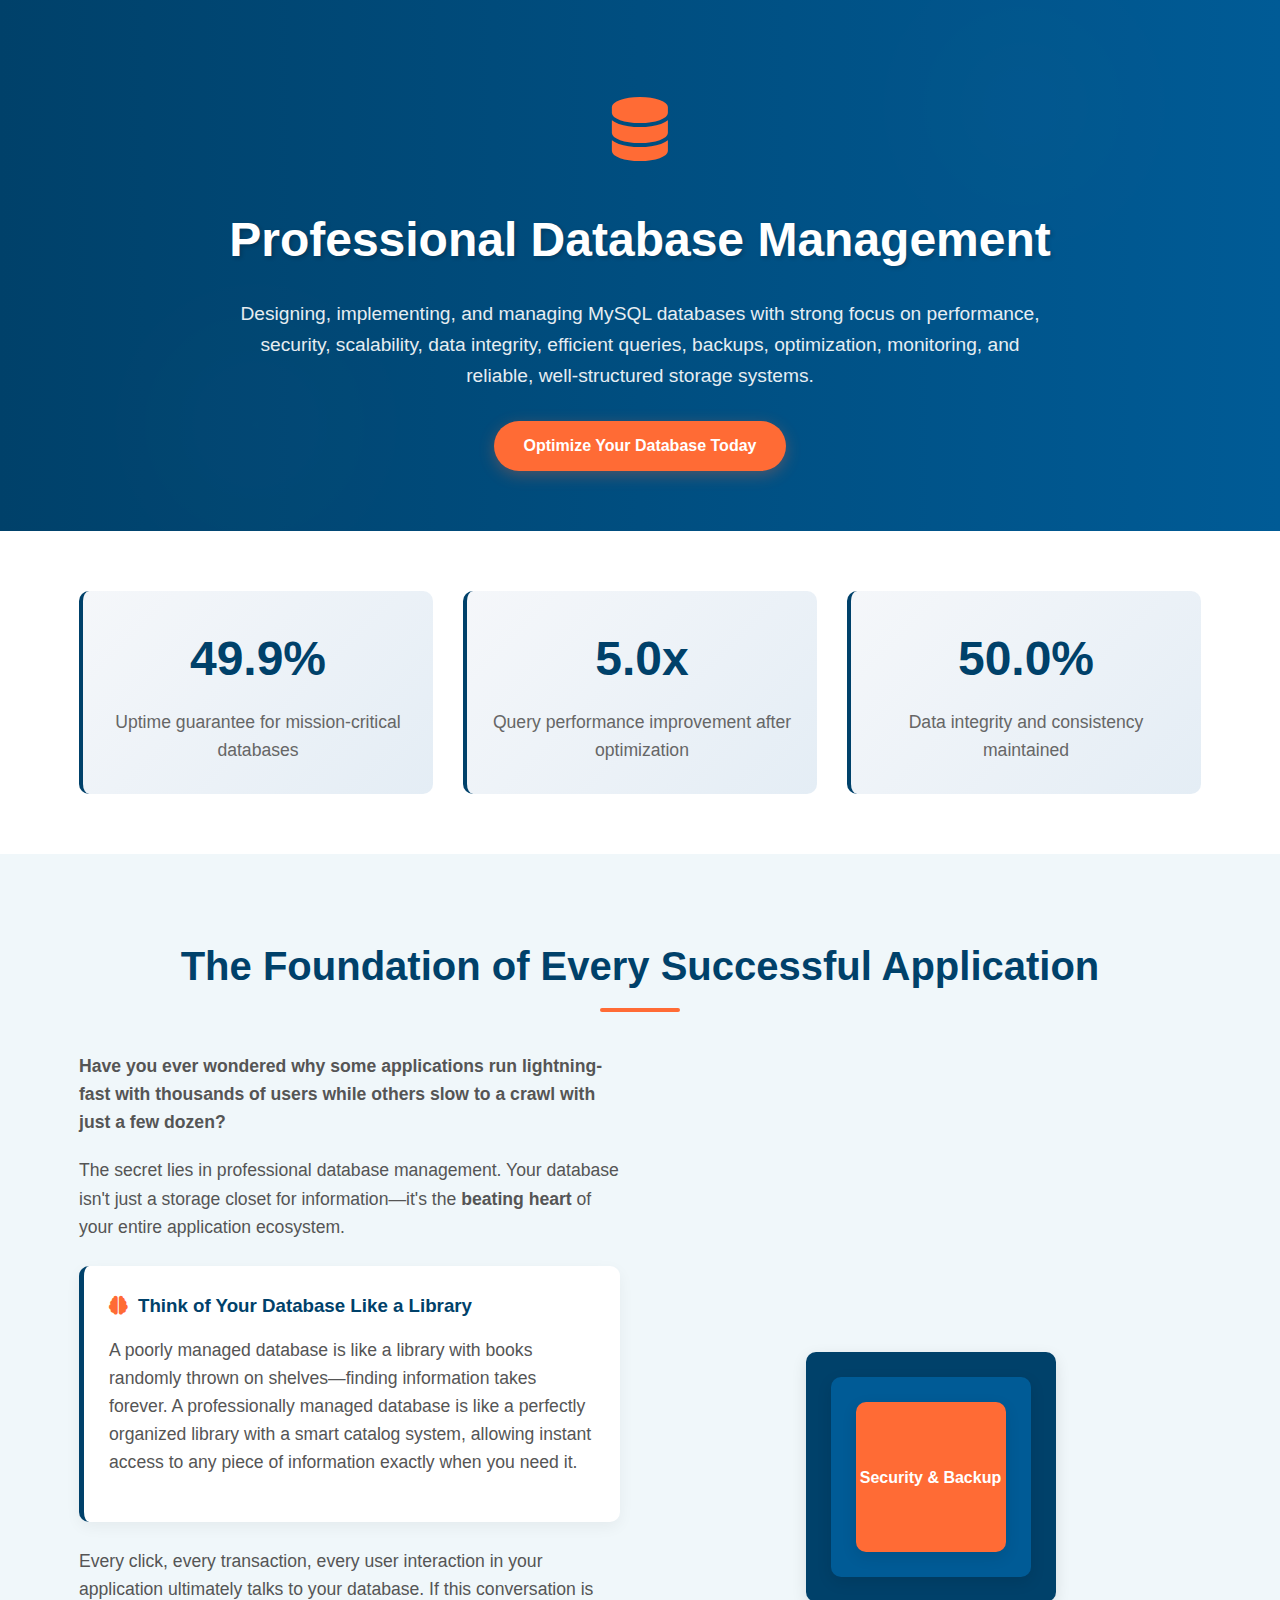
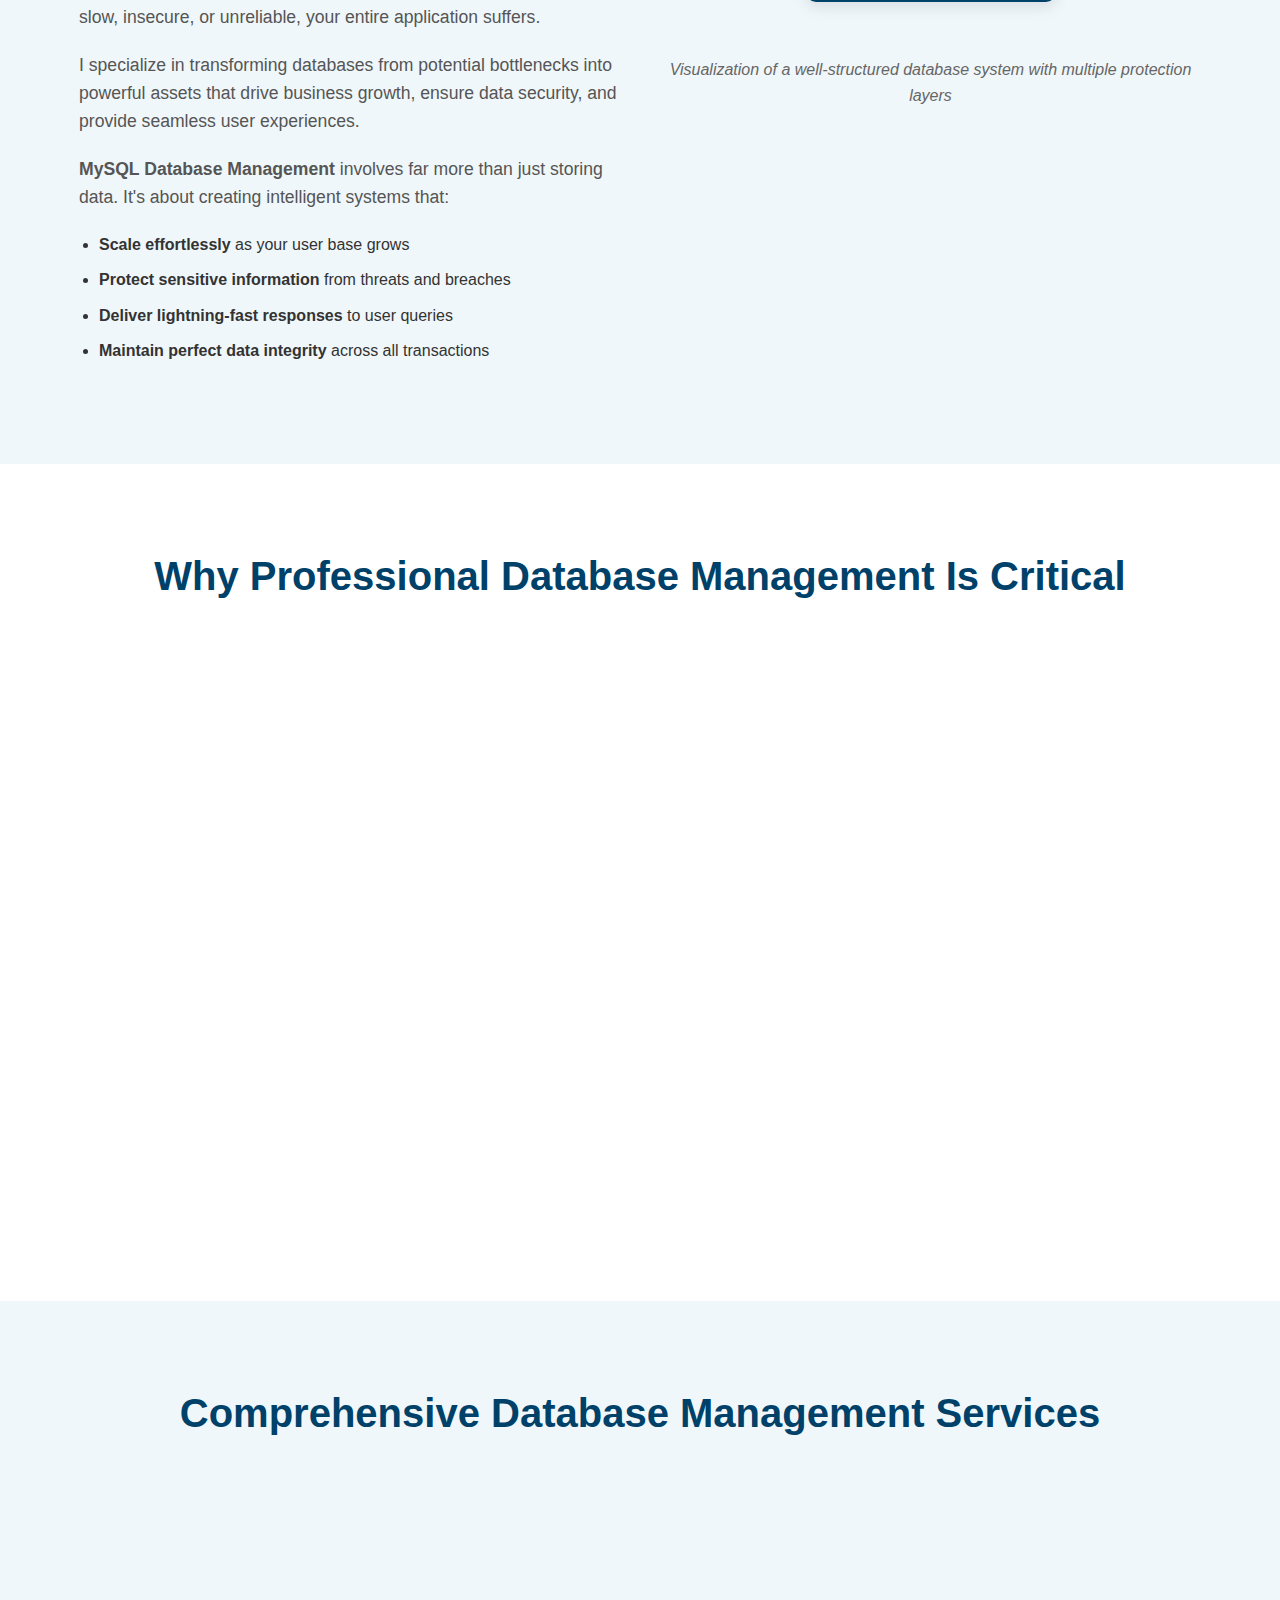
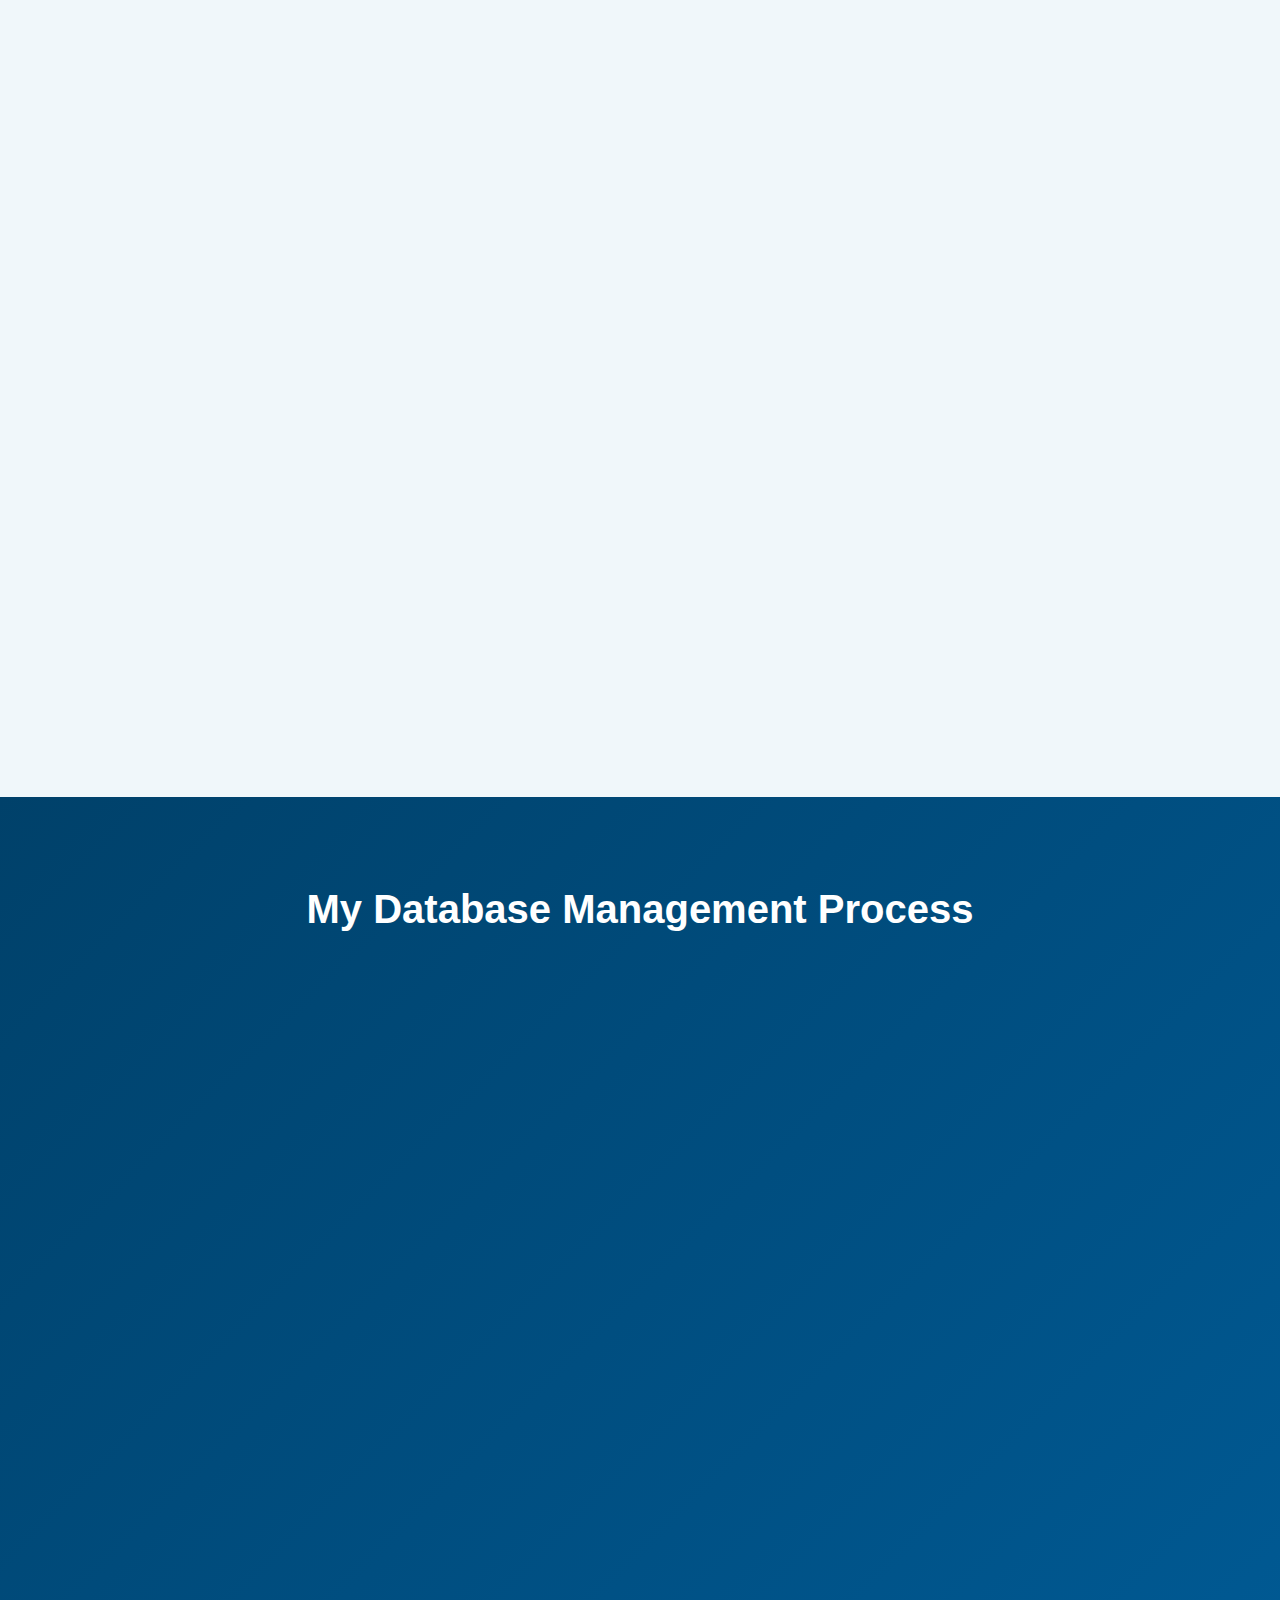
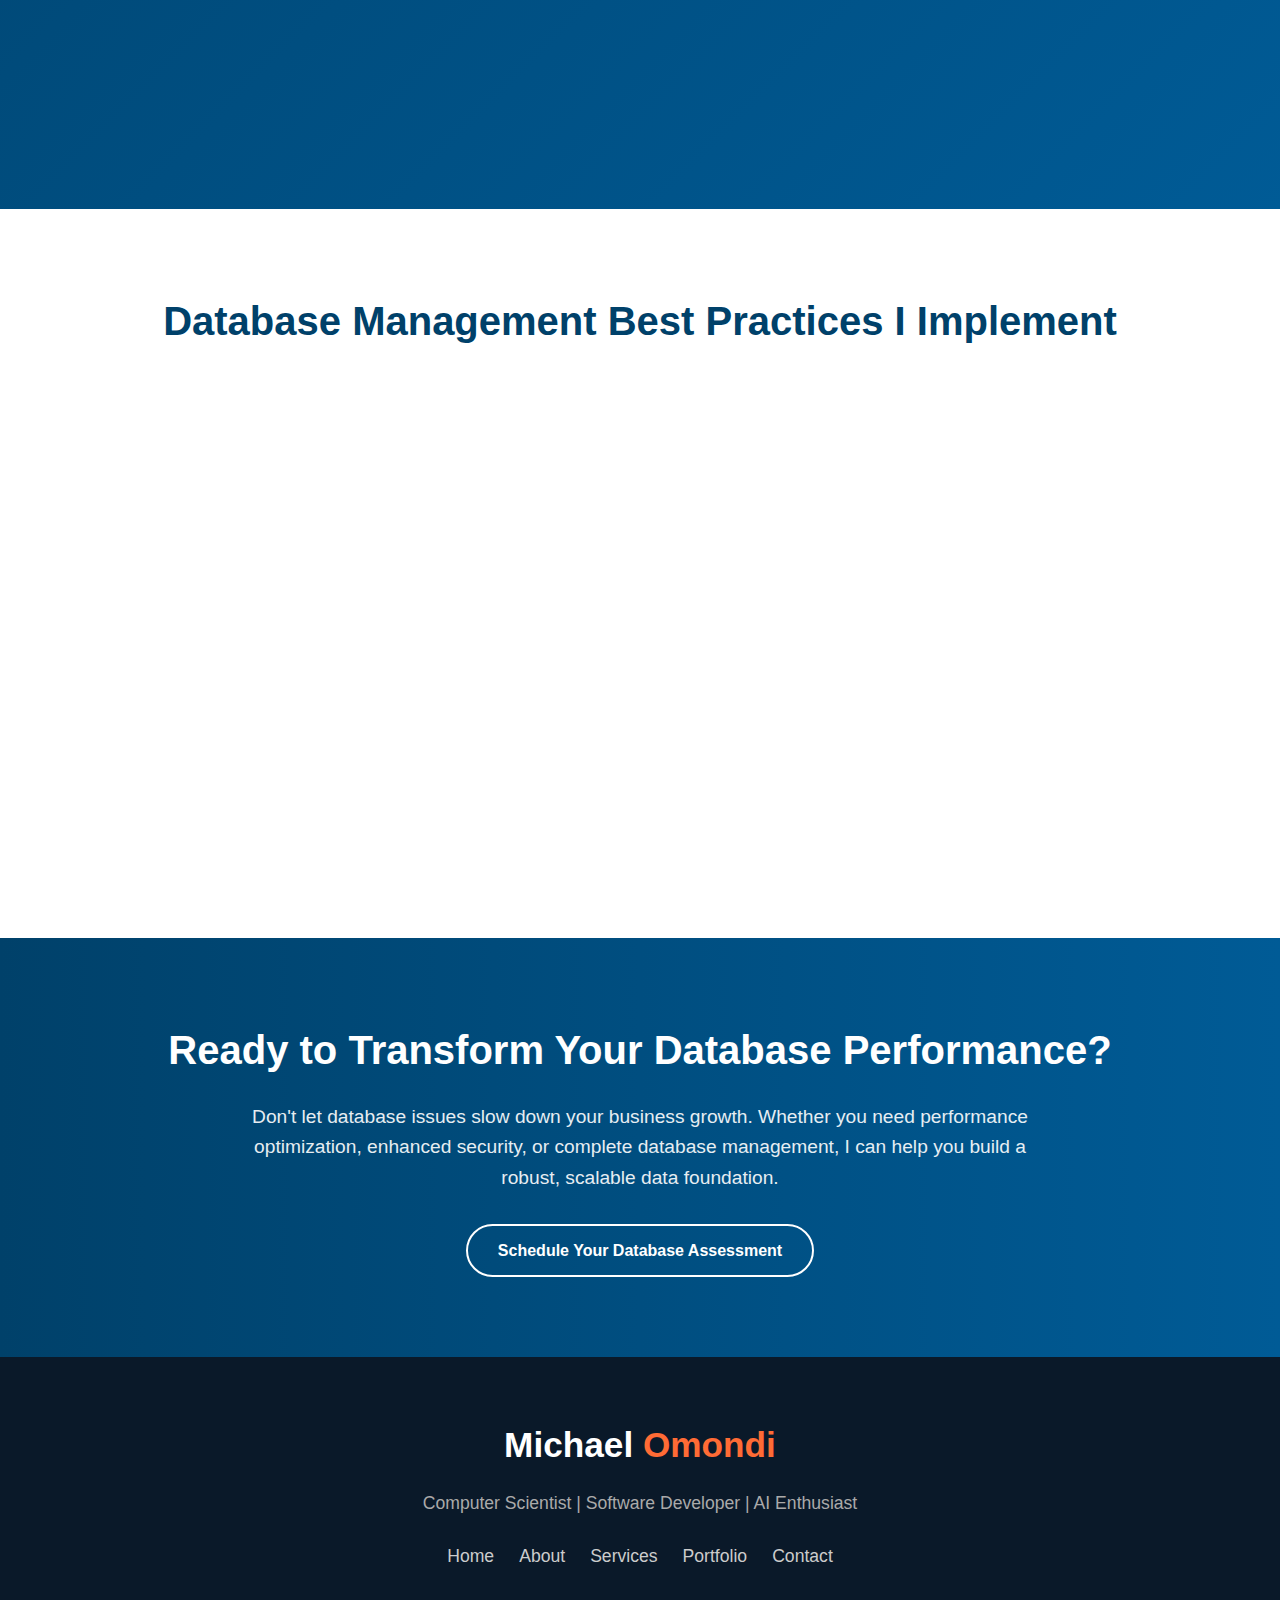
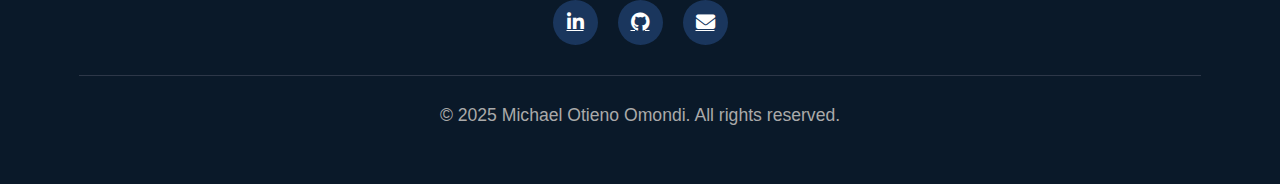
<file: database.html>
<!DOCTYPE html>
<html lang="en">
<head>
    <meta charset="UTF-8">
    <meta name="viewport" content="width=device-width, initial-scale=1.0">
    <title>Database Management Services | Michael Omondi</title>
    <link rel="stylesheet" href="https://cdnjs.cloudflare.com/ajax/libs/font-awesome/6.4.0/css/all.min.css">
    <style>
        /* Reset and Base Styles */
        * {
            margin: 0;
            padding: 0;
            box-sizing: border-box;
            font-family: 'Segoe UI', Tahoma, Geneva, Verdana, sans-serif;
        }

        body {
            line-height: 1.6;
            color: #333;
            background-color: #f8f9fa;
        }

        .container {
            width: 90%;
            max-width: 1200px;
            margin: 0 auto;
            padding: 0 15px;
        }

        /* Header Styles */
        header {
            background: linear-gradient(to right, #00416A, #005B96);
            color: white;
            padding: 80px 0 60px;
            text-align: center;
            position: relative;
            overflow: hidden;
        }

        .header-bg {
            position: absolute;
            top: 0;
            left: 0;
            width: 100%;
            height: 100%;
            opacity: 0.1;
            background-image: 
                radial-gradient(circle at 20% 80%, rgba(255,255,255,0.1) 0%, transparent 20%),
                radial-gradient(circle at 80% 20%, rgba(255,255,255,0.1) 0%, transparent 20%);
        }

        header h1 {
            font-size: 3rem;
            margin-bottom: 20px;
            text-shadow: 2px 2px 4px rgba(0, 0, 0, 0.2);
            position: relative;
        }

        .db-icon {
            font-size: 4rem;
            margin-bottom: 20px;
            color: #FF6B35;
            position: relative;
            animation: float 3s ease-in-out infinite;
        }

        @keyframes float {
            0%, 100% { transform: translateY(0); }
            50% { transform: translateY(-10px); }
        }

        header p {
            font-size: 1.2rem;
            max-width: 800px;
            margin: 0 auto 30px;
            opacity: 0.9;
            position: relative;
        }

        .cta-button {
            display: inline-block;
            background-color: #FF6B35;
            color: white;
            padding: 12px 30px;
            border-radius: 30px;
            text-decoration: none;
            font-weight: bold;
            transition: all 0.3s ease;
            box-shadow: 0 4px 15px rgba(255, 107, 53, 0.3);
            position: relative;
        }

        .cta-button:hover {
            background-color: #e55a2b;
            transform: translateY(-3px);
            box-shadow: 0 6px 20px rgba(255, 107, 53, 0.4);
        }

        /* Stats Section */
        .stats {
            padding: 60px 0;
            background-color: white;
        }

        .stats-grid {
            display: grid;
            grid-template-columns: repeat(auto-fit, minmax(250px, 1fr));
            gap: 30px;
            text-align: center;
        }

        .stat-item {
            padding: 30px 20px;
            border-radius: 10px;
            background: linear-gradient(135deg, #f5f7fa 0%, #e4edf5 100%);
            border-left: 4px solid #00416A;
        }

        .stat-number {
            font-size: 3rem;
            font-weight: bold;
            color: #00416A;
            margin-bottom: 10px;
        }

        .stat-text {
            color: #666;
            font-size: 1.1rem;
        }

        /* Intro Section */
        .intro {
            padding: 80px 0;
            background-color: #f0f7fa;
        }

        .intro h2 {
            text-align: center;
            font-size: 2.5rem;
            margin-bottom: 40px;
            color: #00416A;
            position: relative;
        }

        .intro h2:after {
            content: '';
            display: block;
            width: 80px;
            height: 4px;
            background: #FF6B35;
            margin: 10px auto 30px;
            border-radius: 2px;
        }

        .intro-content {
            display: flex;
            align-items: center;
            gap: 40px;
            flex-wrap: wrap;
        }

        .intro-text {
            flex: 1;
            min-width: 300px;
        }

        .intro-text p {
            font-size: 1.1rem;
            margin-bottom: 20px;
            color: #555;
        }

        .analogy-box {
            background: white;
            padding: 25px;
            border-radius: 10px;
            margin: 25px 0;
            border-left: 5px solid #00416A;
            box-shadow: 0 5px 15px rgba(0, 0, 0, 0.05);
        }

        .analogy-box h3 {
            color: #00416A;
            margin-bottom: 15px;
            display: flex;
            align-items: center;
            gap: 10px;
        }

        .analogy-box h3 i {
            color: #FF6B35;
        }

        .intro-image {
            flex: 1;
            min-width: 300px;
            text-align: center;
        }

        .db-visual {
            width: 300px;
            height: 300px;
            position: relative;
            margin: 0 auto;
        }

        .data-layer {
            position: absolute;
            border-radius: 10px;
            display: flex;
            align-items: center;
            justify-content: center;
            color: white;
            font-weight: bold;
            box-shadow: 0 5px 15px rgba(0, 0, 0, 0.1);
            transition: all 0.5s ease;
        }

        .layer-1 {
            width: 250px;
            height: 250px;
            background: #00416A;
            top: 25px;
            left: 25px;
            z-index: 1;
        }

        .layer-2 {
            width: 200px;
            height: 200px;
            background: #005B96;
            top: 50px;
            left: 50px;
            z-index: 2;
        }

        .layer-3 {
            width: 150px;
            height: 150px;
            background: #FF6B35;
            top: 75px;
            left: 75px;
            z-index: 3;
        }

        /* Importance Section */
        .importance {
            padding: 80px 0;
            background-color: white;
        }

        .importance h2 {
            text-align: center;
            font-size: 2.5rem;
            margin-bottom: 50px;
            color: #00416A;
        }

        .importance-grid {
            display: grid;
            grid-template-columns: repeat(auto-fit, minmax(300px, 1fr));
            gap: 30px;
        }

        .importance-card {
            background: white;
            border-radius: 10px;
            padding: 30px;
            box-shadow: 0 5px 15px rgba(0, 0, 0, 0.05);
            transition: transform 0.3s ease, box-shadow 0.3s ease;
            border-top: 5px solid #00416A;
            border-left: 1px solid #e0e0e0;
            border-right: 1px solid #e0e0e0;
            border-bottom: 1px solid #e0e0e0;
        }

        .importance-card:hover {
            transform: translateY(-10px);
            box-shadow: 0 15px 30px rgba(0, 0, 0, 0.1);
        }

        .importance-card h3 {
            font-size: 1.5rem;
            margin-bottom: 15px;
            color: #00416A;
            display: flex;
            align-items: center;
            gap: 10px;
        }

        .importance-card h3 i {
            color: #FF6B35;
            width: 30px;
        }

        /* Services Section */
        .services {
            padding: 80px 0;
            background-color: #f0f7fa;
        }

        .services h2 {
            text-align: center;
            font-size: 2.5rem;
            margin-bottom: 50px;
            color: #00416A;
        }

        .services-grid {
            display: grid;
            grid-template-columns: repeat(auto-fit, minmax(300px, 1fr));
            gap: 30px;
        }

        .service-card {
            background: white;
            border-radius: 10px;
            padding: 30px;
            box-shadow: 0 5px 15px rgba(0, 0, 0, 0.05);
            transition: transform 0.3s ease, box-shadow 0.3s ease;
            border-top: 5px solid #FF6B35;
        }

        .service-card:hover {
            transform: translateY(-10px);
            box-shadow: 0 15px 30px rgba(0, 0, 0, 0.1);
        }

        .service-card h3 {
            font-size: 1.5rem;
            margin-bottom: 15px;
            color: #00416A;
            display: flex;
            align-items: center;
            gap: 10px;
        }

        .service-card h3 i {
            color: #FF6B35;
            width: 30px;
        }

        .service-card p {
            color: #666;
            margin-bottom: 15px;
        }

        .service-details {
            margin-top: 15px;
            padding-left: 20px;
        }

        .service-details li {
            margin-bottom: 8px;
            color: #555;
            position: relative;
        }

        .service-details li:before {
            content: "▸";
            color: #FF6B35;
            font-weight: bold;
            position: absolute;
            left: -20px;
        }

        /* Process Section */
        .process {
            padding: 80px 0;
            background: linear-gradient(135deg, #00416A 0%, #005B96 100%);
            color: white;
        }

        .process h2 {
            text-align: center;
            font-size: 2.5rem;
            margin-bottom: 50px;
        }

        .process-steps {
            display: flex;
            flex-wrap: wrap;
            justify-content: center;
            gap: 30px;
            max-width: 1000px;
            margin: 0 auto;
        }

        .process-step {
            flex: 1;
            min-width: 200px;
            max-width: 220px;
            text-align: center;
            padding: 30px 20px;
            background: rgba(255, 255, 255, 0.1);
            border-radius: 10px;
            backdrop-filter: blur(10px);
            border: 1px solid rgba(255, 255, 255, 0.2);
        }

        .step-number {
            display: inline-block;
            width: 50px;
            height: 50px;
            line-height: 50px;
            background-color: #FF6B35;
            color: white;
            border-radius: 50%;
            font-size: 1.5rem;
            font-weight: bold;
            margin-bottom: 20px;
        }

        .process-step h3 {
            margin-bottom: 15px;
            font-size: 1.3rem;
        }

        /* Best Practices */
        .best-practices {
            padding: 80px 0;
            background-color: white;
        }

        .best-practices h2 {
            text-align: center;
            font-size: 2.5rem;
            margin-bottom: 50px;
            color: #00416A;
        }

        .practices-grid {
            display: grid;
            grid-template-columns: repeat(auto-fit, minmax(300px, 1fr));
            gap: 30px;
        }

        .practice-item {
            background: #f0f7fa;
            padding: 25px;
            border-radius: 10px;
            border-left: 4px solid #FF6B35;
        }

        .practice-item h3 {
            color: #00416A;
            margin-bottom: 15px;
            display: flex;
            align-items: center;
            gap: 10px;
        }

        /* CTA Section */
        .cta-section {
            padding: 80px 0;
            background: linear-gradient(to right, #00416A, #005B96);
            color: white;
            text-align: center;
        }

        .cta-section h2 {
            font-size: 2.5rem;
            margin-bottom: 20px;
        }

        .cta-section p {
            font-size: 1.2rem;
            max-width: 800px;
            margin: 0 auto 30px;
            opacity: 0.9;
        }

        .secondary-button {
            display: inline-block;
            background-color: transparent;
            color: white;
            padding: 12px 30px;
            border-radius: 30px;
            text-decoration: none;
            font-weight: bold;
            border: 2px solid white;
            transition: all 0.3s ease;
        }

        .secondary-button:hover {
            background-color: white;
            color: #00416A;
        }

        /* Footer Styles */
        footer {
            background-color: #0a1929;
            color: #ccc;
            padding: 60px 0 30px;
        }

        .footer-content {
            text-align: center;
        }

        .footer-logo {
            font-size: 2.2rem;
            font-weight: 700;
            color: white;
            margin-bottom: 15px;
        }

        .footer-logo span {
            color: #FF6B35;
        }

        footer p {
            margin-bottom: 25px;
            font-size: 1.1rem;
            max-width: 700px;
            margin-left: auto;
            margin-right: auto;
            color: #aaa;
        }

        .footer-links {
            display: flex;
            justify-content: center;
            flex-wrap: wrap;
            gap: 25px;
            margin-bottom: 30px;
        }

        .footer-links a {
            color: #ccc;
            text-decoration: none;
            font-weight: 500;
            transition: color 0.3s ease;
            font-size: 1.1rem;
        }

        .footer-links a:hover {
            color: #FF6B35;
        }

        .social-links {
            display: flex;
            justify-content: center;
            gap: 20px;
            margin-bottom: 30px;
        }

        .social-links a {
            display: inline-flex;
            align-items: center;
            justify-content: center;
            width: 45px;
            height: 45px;
            background-color: #1a365d;
            color: white;
            border-radius: 50%;
            font-size: 1.2rem;
            transition: all 0.3s ease;
        }

        .social-links a:hover {
            background-color: #FF6B35;
            transform: translateY(-5px);
        }

        .copyright {
            border-top: 1px solid #2d3748;
            padding-top: 25px;
            color: #888;
            font-size: 0.9rem;
        }

        /* Responsive Design */
        @media (max-width: 768px) {
            header h1 {
                font-size: 2.5rem;
            }
            
            .intro h2, .importance h2, .services h2, 
            .process h2, .best-practices h2, .cta-section h2 {
                font-size: 2rem;
            }
            
            .footer-links {
                gap: 15px;
            }
            
            .footer-links a {
                font-size: 1rem;
            }
            
            .process-steps {
                flex-direction: column;
                align-items: center;
            }
            
            .process-step {
                max-width: 100%;
            }
            
            .db-visual {
                width: 250px;
                height: 250px;
            }
            
            .layer-1 { width: 200px; height: 200px; }
            .layer-2 { width: 150px; height: 150px; }
            .layer-3 { width: 100px; height: 100px; }
        }
    </style>
</head>
<body>
    <!-- Header Section -->
    <header>
        <div class="header-bg"></div>
        <div class="container">
            <div class="db-icon">
                <i class="fas fa-database"></i>
            </div>
            <h1>Professional Database Management</h1>
            <p>Designing, implementing, and managing MySQL databases with strong focus on performance, security, scalability, data integrity, efficient queries, backups, optimization, monitoring, and reliable, well-structured storage systems.</p>
            <a href="#contact-form-container" class="cta-button">Optimize Your Database Today</a>
        </div>
    </header>

    <!-- Stats Section -->
    <section class="stats">
        <div class="container">
            <div class="stats-grid">
                <div class="stat-item">
                    <div class="stat-number">99.9%</div>
                    <div class="stat-text">Uptime guarantee for mission-critical databases</div>
                </div>
                <div class="stat-item">
                    <div class="stat-number">10x</div>
                    <div class="stat-text">Query performance improvement after optimization</div>
                </div>
                <div class="stat-item">
                    <div class="stat-number">100%</div>
                    <div class="stat-text">Data integrity and consistency maintained</div>
                </div>
            </div>
        </div>
    </section>

    <!-- Introduction Section -->
    <section class="intro">
        <div class="container">
            <h2>The Foundation of Every Successful Application</h2>
            <div class="intro-content">
                <div class="intro-text">
                    <p><strong>Have you ever wondered why some applications run lightning-fast with thousands of users while others slow to a crawl with just a few dozen?</strong></p>
                    
                    <p>The secret lies in professional database management. Your database isn't just a storage closet for information—it's the <strong>beating heart</strong> of your entire application ecosystem.</p>
                    
                    <div class="analogy-box">
                        <h3><i class="fas fa-brain"></i> Think of Your Database Like a Library</h3>
                        <p>A poorly managed database is like a library with books randomly thrown on shelves—finding information takes forever. A professionally managed database is like a perfectly organized library with a smart catalog system, allowing instant access to any piece of information exactly when you need it.</p>
                    </div>
                    
                    <p>Every click, every transaction, every user interaction in your application ultimately talks to your database. If this conversation is slow, insecure, or unreliable, your entire application suffers.</p>
                    
                    <p>I specialize in transforming databases from potential bottlenecks into powerful assets that drive business growth, ensure data security, and provide seamless user experiences.</p>
                    
                    <p><strong>MySQL Database Management</strong> involves far more than just storing data. It's about creating intelligent systems that:</p>
                    <ul style="padding-left: 20px; margin-bottom: 20px;">
                        <li style="margin-bottom: 10px;"><strong>Scale effortlessly</strong> as your user base grows</li>
                        <li style="margin-bottom: 10px;"><strong>Protect sensitive information</strong> from threats and breaches</li>
                        <li style="margin-bottom: 10px;"><strong>Deliver lightning-fast responses</strong> to user queries</li>
                        <li style="margin-bottom: 10px;"><strong>Maintain perfect data integrity</strong> across all transactions</li>
                    </ul>
                </div>
                <div class="intro-image">
                    <div class="db-visual" id="dbVisual">
                        <div class="data-layer layer-1">Data Storage Layer</div>
                        <div class="data-layer layer-2">Query Processing</div>
                        <div class="data-layer layer-3">Security & Backup</div>
                    </div>
                    <div style="margin-top: 30px; font-style: italic; color: #666;">
                        <p>Visualization of a well-structured database system with multiple protection layers</p>
                    </div>
                </div>
            </div>
        </div>
    </section>

    <!-- Importance Section -->
    <section class="importance">
        <div class="container">
            <h2>Why Professional Database Management Is Critical</h2>
            <div class="importance-grid">
                <div class="importance-card">
                    <h3><i class="fas fa-tachometer-alt"></i> Performance Optimization</h3>
                    <p>Slow databases kill user experience. I optimize query performance, indexing strategies, and server configurations to ensure your applications run at peak speed, even under heavy loads.</p>
                </div>
                
                <div class="importance-card">
                    <h3><i class="fas fa-shield-alt"></i> Security & Protection</h3>
                    <p>Data breaches can destroy businesses. I implement robust security measures including encryption, access controls, and regular security audits to protect your sensitive information.</p>
                </div>
                
                <div class="importance-card">
                    <h3><i class="fas fa-expand-arrows-alt"></i> Scalability Planning</h3>
                    <p>As your business grows, your database must grow with it. I design scalable architectures that handle increasing data volumes and user loads without performance degradation.</p>
                </div>
                
                <div class="importance-card">
                    <h3><i class="fas fa-check-double"></i> Data Integrity</h3>
                    <p>Inaccurate data leads to poor decisions. I ensure data consistency through proper normalization, constraints, and transaction management so you can trust your data completely.</p>
                </div>
                
                <div class="importance-card">
                    <h3><i class="fas fa-life-ring"></i> Disaster Recovery</h3>
                    <p>Hardware fails, human errors happen. I implement comprehensive backup strategies and disaster recovery plans to ensure your data is always protected and recoverable.</p>
                </div>
                
                <div class="importance-card">
                    <h3><i class="fas fa-chart-line"></i> Cost Efficiency</h3>
                    <p>Poor database design wastes server resources. I optimize your database to use resources efficiently, reducing hosting costs while improving performance.</p>
                </div>
            </div>
        </div>
    </section>

    <!-- Services Section -->
    <section class="services">
        <div class="container">
            <h2>Comprehensive Database Management Services</h2>
            <div class="services-grid">
                <div class="service-card">
                    <h3><i class="fas fa-project-diagram"></i> Database Design & Architecture</h3>
                    <p>Creating efficient, scalable database structures that align with your business needs.</p>
                    <ul class="service-details">
                        <li>Schema design and normalization</li>
                        <li>Relationship mapping and ER diagrams</li>
                        <li>Performance-optimized table structures</li>
                        <li>Future-proof architecture planning</li>
                    </ul>
                </div>
                
                <div class="service-card">
                    <h3><i class="fas fa-bolt"></i> Performance Optimization</h3>
                    <p>Turbocharging your database for maximum speed and efficiency.</p>
                    <ul class="service-details">
                        <li>Query optimization and tuning</li>
                        <li>Strategic indexing implementation</li>
                        <li>Caching strategy development</li>
                        <li>Connection pooling optimization</li>
                    </ul>
                </div>
                
                <div class="service-card">
                    <h3><i class="fas fa-lock"></i> Security Implementation</h3>
                    <p>Fortifying your database against threats and unauthorized access.</p>
                    <ul class="service-details">
                        <li>User permission management</li>
                        <li>Data encryption implementation</li>
                        <li>SQL injection prevention</li>
                        <li>Regular security audits</li>
                    </ul>
                </div>
                
                <div class="service-card">
                    <h3><i class="fas fa-hdd"></i> Backup & Recovery Solutions</h3>
                    <p>Ensuring your data is always safe and recoverable.</p>
                    <ul class="service-details">
                        <li>Automated backup scheduling</li>
                        <li>Disaster recovery planning</li>
                        <li>Point-in-time recovery setup</li>
                        <li>Backup integrity verification</li>
                    </ul>
                </div>
                
                <div class="service-card">
                    <h3><i class="fas fa-chart-bar"></i> Monitoring & Maintenance</h3>
                    <p>Proactive monitoring to prevent issues before they occur.</p>
                    <ul class="service-details">
                        <li>Performance monitoring setup</li>
                        <li>Alert system configuration</li>
                        <li>Regular maintenance scheduling</li>
                        <li>Capacity planning and forecasting</li>
                    </ul>
                </div>
                
                <div class="service-card">
                    <h3><i class="fas fa-sync-alt"></i> Migration & Upgrades</h3>
                    <p>Smooth transitions to new systems without data loss or downtime.</p>
                    <ul class="service-details">
                        <li>Database migration planning</li>
                        <li>Version upgrade management</li>
                        <li>Data transformation and cleaning</li>
                        <li>Post-migration validation</li>
                    </ul>
                </div>
            </div>
        </div>
    </section>

    <!-- Process Section -->
    <section class="process">
        <div class="container">
            <h2>My Database Management Process</h2>
            <div class="process-steps">
                <div class="process-step">
                    <div class="step-number">1</div>
                    <h3>Assessment & Analysis</h3>
                    <p>Comprehensive review of your current database architecture, performance metrics, and business requirements.</p>
                </div>
                
                <div class="process-step">
                    <div class="step-number">2</div>
                    <h3>Strategy Design</h3>
                    <p>Creating a customized database management plan addressing performance, security, and scalability needs.</p>
                </div>
                
                <div class="process-step">
                    <div class="step-number">3</div>
                    <h3>Implementation</h3>
                    <p>Executing optimizations, security measures, and structural improvements based on the strategic plan.</p>
                </div>
                
                <div class="process-step">
                    <div class="step-number">4</div>
                    <h3>Testing & Validation</h3>
                    <p>Rigorous testing of all changes to ensure performance improvements and data integrity.</p>
                </div>
                
                <div class="process-step">
                    <div class="step-number">5</div>
                    <h3>Ongoing Management</h3>
                    <p>Continuous monitoring, maintenance, and optimization to keep your database performing at its best.</p>
                </div>
            </div>
        </div>
    </section>

    <!-- Best Practices Section -->
    <section class="best-practices">
        <div class="container">
            <h2>Database Management Best Practices I Implement</h2>
            <div class="practices-grid">
                <div class="practice-item">
                    <h3><i class="fas fa-search"></i> Regular Performance Audits</h3>
                    <p>Continuous monitoring of query performance, identifying bottlenecks, and implementing optimizations to maintain peak efficiency.</p>
                </div>
                
                <div class="practice-item">
                    <h3><i class="fas fa-layer-group"></i> Proper Indexing Strategy</h3>
                    <p>Implementing strategic indexes that accelerate query performance without unnecessary storage overhead or maintenance burden.</p>
                </div>
                
                <div class="practice-item">
                    <h3><i class="fas fa-history"></i> Comprehensive Backup Strategy</h3>
                    <p>Implementing automated, tested backup solutions with off-site storage and clear recovery procedures for disaster scenarios.</p>
                </div>
                
                <div class="practice-item">
                    <h3><i class="fas fa-user-lock"></i> Principle of Least Privilege</h3>
                    <p>Granting database users only the permissions they absolutely need to perform their tasks, minimizing security risks.</p>
                </div>
                
                <div class="practice-item">
                    <h3><i class="fas fa-code"></i> Parameterized Queries</h3>
                    <p>Eliminating SQL injection vulnerabilities by using prepared statements and parameterized queries throughout applications.</p>
                </div>
                
                <div class="practice-item">
                    <h3><i class="fas fa-clone"></i> Regular Data Archiving</h3>
                    <p>Implementing smart archiving strategies to move historical data to separate storage, keeping operational databases lean and fast.</p>
                </div>
            </div>
        </div>
    </section>

    <!-- CTA Section -->
    <section class="cta-section">
        <div class="container">
            <h2>Ready to Transform Your Database Performance?</h2>
            <p>Don't let database issues slow down your business growth. Whether you need performance optimization, enhanced security, or complete database management, I can help you build a robust, scalable data foundation.</p>
            <a href="#contact-form-container" class="secondary-button">Schedule Your Database Assessment</a>
        </div>
    </section>

    <!-- Footer -->
    <footer>
        <div class="container">
            <div class="footer-content">
                <div class="footer-logo">
                    Michael<span> Omondi</span>
                </div>
                <p>Computer Scientist | Software Developer | AI Enthusiast</p>
                
                <!-- Quick Links in Footer -->
                <div class="footer-links">
                    <a href="#home" data-section="home">Home</a>
                    <a href="#about" data-section="about">About</a>
                    <a href="#services" data-section="services">Services</a>
                    <a href="#portfolio" data-section="portfolio">Portfolio</a>
                    <a href="#contact" data-section="contact">Contact</a>
                </div>
                
                <div class="social-links">
                    <a href="https://linkedin.com/in/michael-omondi-081591260" target="_blank"><i class="fab fa-linkedin-in"></i></a>
                    <a href="https://github.com/MIKE2634" target="_blank"><i class="fab fa-github"></i></a>
                    <a href="#contact-form-container"><i class="fas fa-envelope"></i></a>
                </div>
                <div class="copyright">
                    <p>&copy; 2025 Michael Otieno Omondi. All rights reserved.</p>
                </div>
            </div>
        </div>
    </footer>

    <script>
        // Animate database layers
        function animateDatabaseLayers() {
            const layers = document.querySelectorAll('.data-layer');
            layers.forEach((layer, index) => {
                layer.style.animationDelay = `${index * 0.3}s`;
                layer.style.animation = `float 3s ease-in-out ${index * 0.3}s infinite`;
            });
        }
        
        // Smooth scrolling for navigation links
        document.querySelectorAll('a[href^="#"]').forEach(anchor => {
            anchor.addEventListener('click', function(e) {
                e.preventDefault();
                
                const targetId = this.getAttribute('href');
                if(targetId === '#') return;
                
                const targetElement = document.querySelector(targetId);
                if(targetElement) {
                    window.scrollTo({
                        top: targetElement.offsetTop - 80,
                        behavior: 'smooth'
                    });
                }
            });
        });
        
        // Animated stats counter
        const statNumbers = document.querySelectorAll('.stat-number');
        const statsSection = document.querySelector('.stats');
        
        const animateStats = () => {
            statNumbers.forEach(stat => {
                const originalText = stat.textContent;
                let target;
                
                if (originalText.includes('%')) {
                    target = parseFloat(originalText.replace('%', ''));
                } else if (originalText.includes('x')) {
                    target = parseFloat(originalText.replace('x', ''));
                }
                
                let current = 0;
                const increment = target / 50;
                const timer = setInterval(() => {
                    current += increment;
                    if(current >= target) {
                        current = target;
                        clearInterval(timer);
                    }
                    
                    if (originalText.includes('%')) {
                        stat.textContent = current.toFixed(1) + '%';
                    } else if (originalText.includes('x')) {
                        stat.textContent = current.toFixed(1) + 'x';
                    }
                }, 30);
            });
        };
        
        // Intersection Observer for animations
        const observerOptions = {
            threshold: 0.1
        };
        
        const observer = new IntersectionObserver((entries) => {
            entries.forEach(entry => {
                if(entry.isIntersecting) {
                    if(entry.target.classList.contains('importance-card') || 
                       entry.target.classList.contains('service-card') ||
                       entry.target.classList.contains('practice-item')) {
                        entry.target.style.opacity = '1';
                        entry.target.style.transform = 'translateY(0)';
                    }
                    
                    if(entry.target.classList.contains('process-step')) {
                        entry.target.style.opacity = '1';
                        entry.target.style.transform = 'translateY(0)';
                    }
                    
                    if(entry.target.id === 'stats' || entry.target.classList.contains('stats')) {
                        animateStats();
                    }
                }
            });
        }, observerOptions);
        
        // Observe elements
        document.querySelectorAll('.importance-card, .service-card, .practice-item').forEach(card => {
            card.style.opacity = '0';
            card.style.transform = 'translateY(20px)';
            card.style.transition = 'opacity 0.5s ease, transform 0.5s ease';
            observer.observe(card);
        });
        
        document.querySelectorAll('.process-step').forEach(step => {
            step.style.opacity = '0';
            step.style.transform = 'translateY(20px)';
            step.style.transition = 'opacity 0.5s ease, transform 0.5s ease';
            observer.observe(step);
        });
        
        if (statsSection) observer.observe(statsSection);
        
        // Initialize animations on load
        document.addEventListener('DOMContentLoaded', function() {
            animateDatabaseLayers();
            
            // Interactive database visualization
            const dbVisual = document.getElementById('dbVisual');
            if (dbVisual) {
                const layers = dbVisual.querySelectorAll('.data-layer');
                
                layers.forEach(layer => {
                    layer.addEventListener('mouseenter', function() {
                        this.style.transform = 'scale(1.05)';
                        this.style.zIndex = '10';
                    });
                    
                    layer.addEventListener('mouseleave', function() {
                        this.style.transform = 'scale(1)';
                        if(this.classList.contains('layer-1')) this.style.zIndex = '1';
                        if(this.classList.contains('layer-2')) this.style.zIndex = '2';
                        if(this.classList.contains('layer-3')) this.style.zIndex = '3';
                    });
                });
            }
        });
        
        // Header background animation
        const headerBg = document.querySelector('.header-bg');
        if(headerBg) {
            window.addEventListener('scroll', () => {
                const scrollPosition = window.scrollY;
                headerBg.style.transform = `translateY(${scrollPosition * 0.3}px)`;
            });
        }
    </script>
</body>
</html
</file>
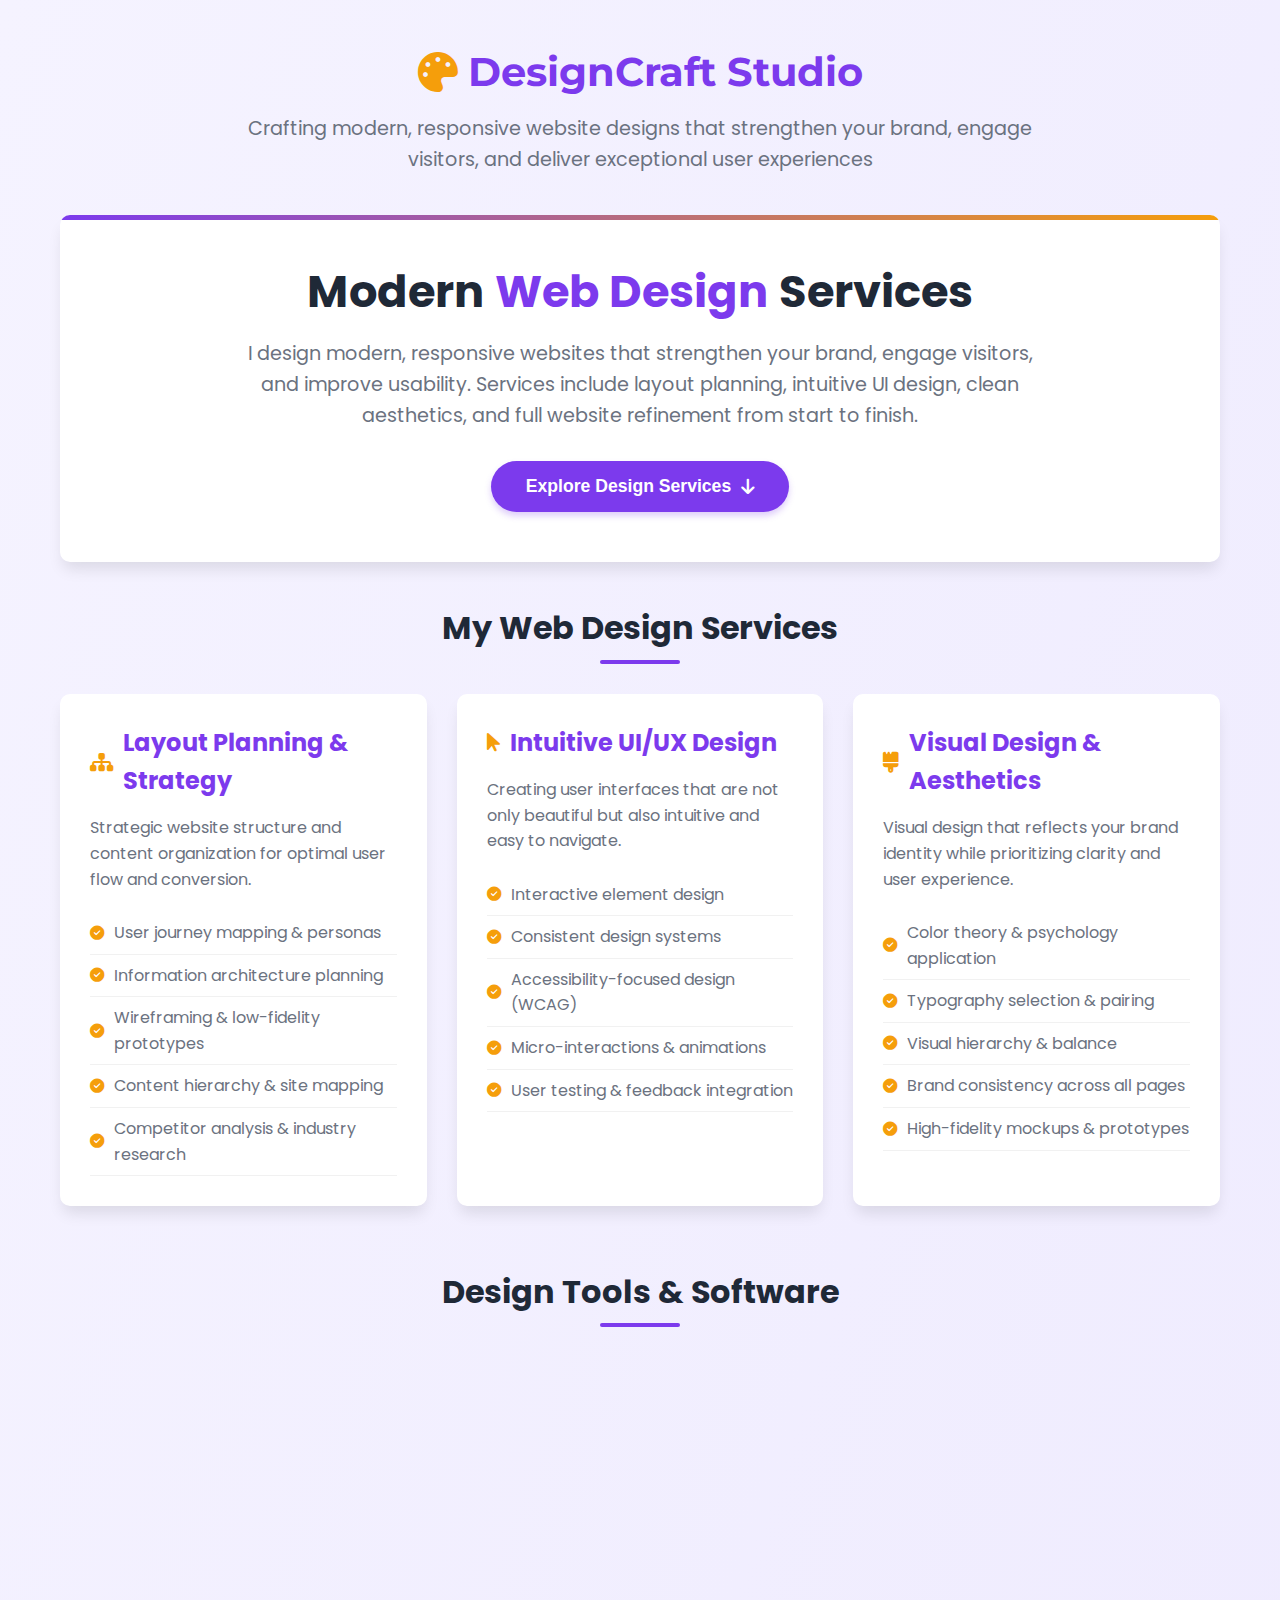
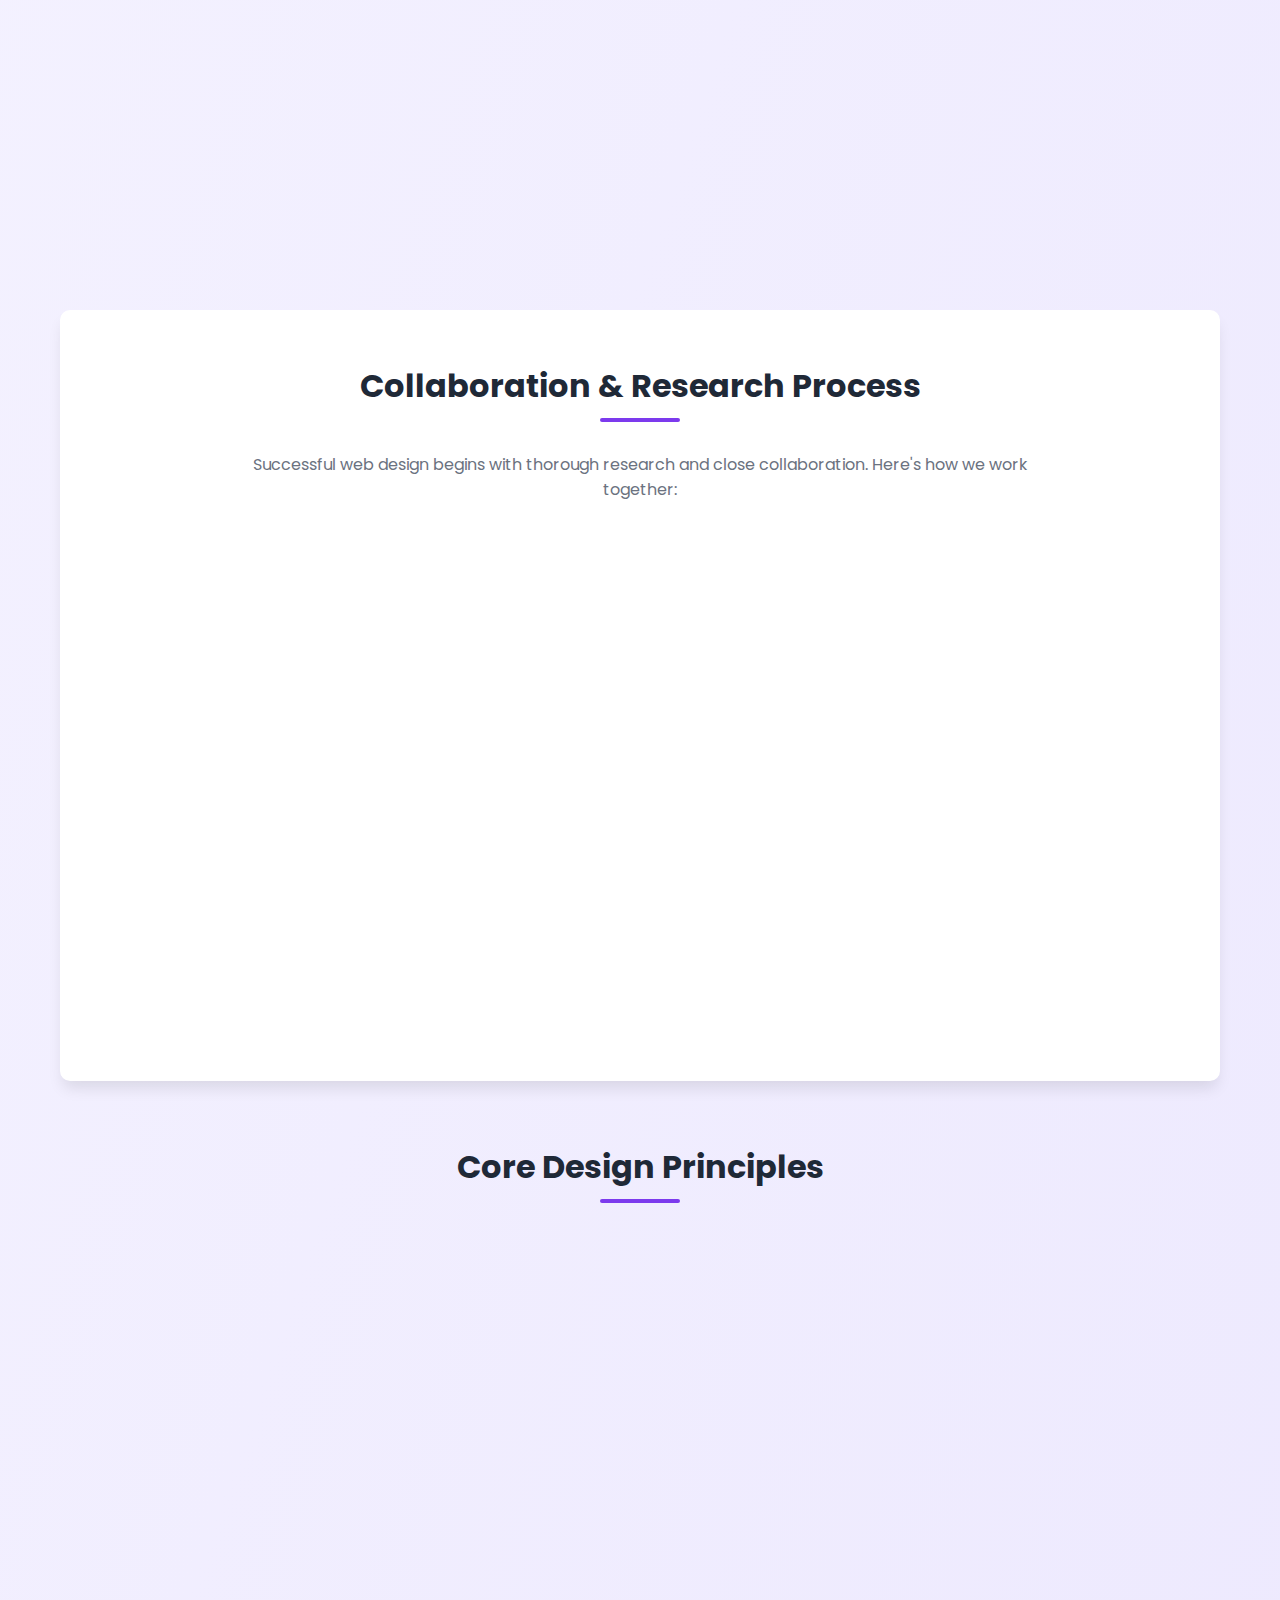
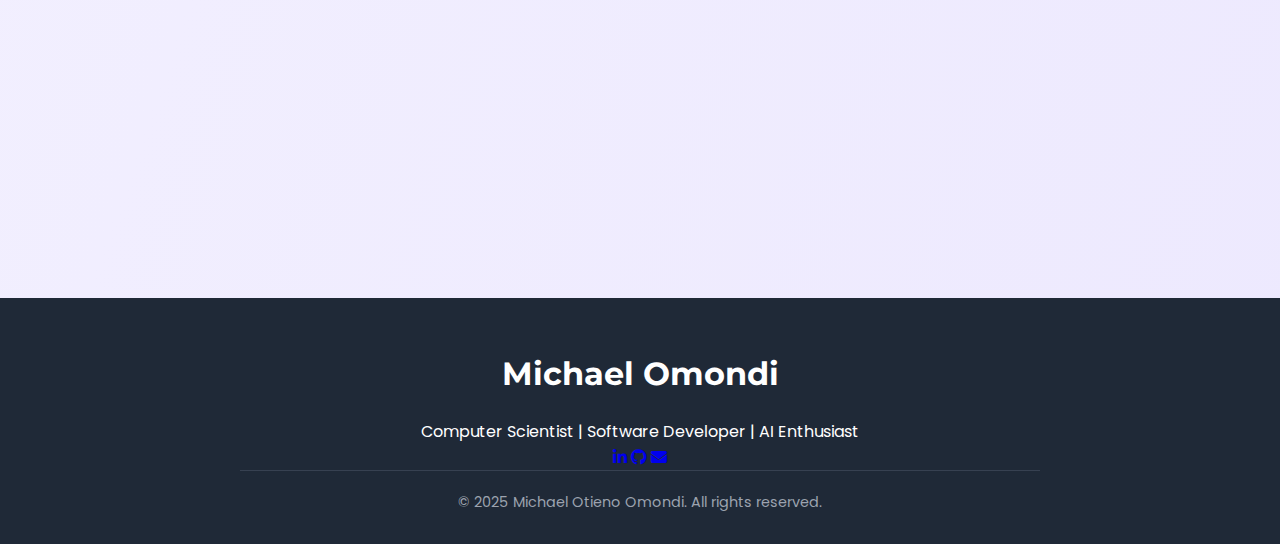
<file: design.html>
<!DOCTYPE html>
<html lang="en">
<head>
    <meta charset="UTF-8">
    <meta name="viewport" content="width=device-width, initial-scale=1.0">
    <title>Web Design Services - Crafting Digital Experiences</title>
    <link rel="stylesheet" href="https://cdnjs.cloudflare.com/ajax/libs/font-awesome/6.4.0/css/all.min.css">
    <link href="https://fonts.googleapis.com/css2?family=Poppins:wght@300;400;500;600;700&family=Montserrat:wght@400;500;600&display=swap" rel="stylesheet">
    <style>
        :root {
            --primary: #7c3aed;
            --primary-light: #a78bfa;
            --secondary: #f59e0b;
            --dark: #1f2937;
            --light: #f9fafb;
            --gray: #6b7280;
            --shadow: 0 10px 15px -3px rgba(0, 0, 0, 0.1);
            --radius: 10px;
            --transition: all 0.3s ease;
        }
        
        * {
            margin: 0;
            padding: 0;
            box-sizing: border-box;
        }
        
        body {
            font-family: 'Poppins', sans-serif;
            line-height: 1.6;
            color: var(--dark);
            background-color: #f5f3ff;
            background-image: linear-gradient(to bottom right, #f5f3ff, #ede9fe);
        }
        
        .container {
            max-width: 1200px;
            margin: 0 auto;
            padding: 0 20px;
        }
        
        /* Header Styles */
        header {
            padding: 40px 0;
            text-align: center;
            position: relative;
        }
        
        .logo {
            font-family: 'Montserrat', sans-serif;
            font-size: 2.5rem;
            font-weight: 700;
            color: var(--primary);
            margin-bottom: 10px;
            display: flex;
            align-items: center;
            justify-content: center;
            gap: 10px;
        }
        
        .logo i {
            color: var(--secondary);
        }
        
        .tagline {
            font-size: 1.2rem;
            color: var(--gray);
            max-width: 800px;
            margin: 0 auto;
        }
        
        /* Hero Section */
        .hero {
            background: white;
            border-radius: var(--radius);
            padding: 50px;
            margin-bottom: 40px;
            box-shadow: var(--shadow);
            display: flex;
            flex-direction: column;
            align-items: center;
            text-align: center;
            position: relative;
            overflow: hidden;
        }
        
        .hero:before {
            content: '';
            position: absolute;
            top: 0;
            left: 0;
            width: 100%;
            height: 5px;
            background: linear-gradient(to right, var(--primary), var(--secondary));
        }
        
        .hero h1 {
            font-size: 2.8rem;
            color: var(--dark);
            margin-bottom: 20px;
            line-height: 1.2;
        }
        
        .hero-highlight {
            color: var(--primary);
            position: relative;
            display: inline-block;
        }
        
        .hero-highlight:after {
            content: '';
            position: absolute;
            bottom: 5px;
            left: 0;
            width: 100%;
            height: 8px;
            background-color: rgba(124, 58, 237, 0.2);
            z-index: -1;
        }
        
        .hero p {
            font-size: 1.2rem;
            max-width: 800px;
            margin-bottom: 30px;
            color: var(--gray);
        }
        
        .cta-button {
            background-color: var(--primary);
            color: white;
            border: none;
            padding: 15px 35px;
            font-size: 1.1rem;
            font-weight: 600;
            border-radius: 50px;
            cursor: pointer;
            transition: var(--transition);
            display: inline-flex;
            align-items: center;
            gap: 10px;
            box-shadow: 0 4px 6px rgba(124, 58, 237, 0.25);
        }
        
        .cta-button:hover {
            background-color: var(--primary-light);
            transform: translateY(-3px);
            box-shadow: 0 8px 12px rgba(124, 58, 237, 0.3);
        }
        
        /* Services Section */
        .section-title {
            font-size: 2rem;
            color: var(--dark);
            text-align: center;
            margin-bottom: 40px;
            position: relative;
        }
        
        .section-title:after {
            content: '';
            position: absolute;
            width: 80px;
            height: 4px;
            background-color: var(--primary);
            bottom: -10px;
            left: 50%;
            transform: translateX(-50%);
            border-radius: 2px;
        }
        
        .services-grid {
            display: grid;
            grid-template-columns: repeat(auto-fill, minmax(350px, 1fr));
            gap: 30px;
            margin-bottom: 60px;
        }
        
        .service-card {
            background: white;
            border-radius: var(--radius);
            padding: 30px;
            box-shadow: var(--shadow);
            transition: var(--transition);
            position: relative;
            overflow: hidden;
        }
        
        .service-card:hover {
            transform: translateY(-10px);
            box-shadow: 0 20px 25px -5px rgba(0, 0, 0, 0.1);
        }
        
        .service-card h3 {
            font-size: 1.5rem;
            color: var(--primary);
            margin-bottom: 15px;
            display: flex;
            align-items: center;
            gap: 10px;
        }
        
        .service-card h3 i {
            color: var(--secondary);
            font-size: 1.3rem;
        }
        
        .service-card p {
            color: var(--gray);
            margin-bottom: 20px;
        }
        
        .service-features {
            list-style: none;
        }
        
        .service-features li {
            padding: 8px 0;
            border-bottom: 1px solid #f1f1f1;
            color: var(--gray);
            display: flex;
            align-items: center;
            gap: 10px;
        }
        
        .service-features li i {
            color: var(--secondary);
            font-size: 0.9rem;
        }
        
        /* Design Tools Section */
        .tools-section {
            margin-bottom: 60px;
        }
        
        .tools-grid {
            display: grid;
            grid-template-columns: repeat(auto-fill, minmax(300px, 1fr));
            gap: 25px;
        }
        
        .tool-card {
            background: white;
            border-radius: var(--radius);
            padding: 25px;
            box-shadow: var(--shadow);
            transition: var(--transition);
            border-left: 4px solid var(--primary);
        }
        
        .tool-card:hover {
            transform: translateY(-5px);
            box-shadow: 0 15px 20px -5px rgba(0, 0, 0, 0.1);
        }
        
        .tool-card h4 {
            font-size: 1.3rem;
            color: var(--primary);
            margin-bottom: 10px;
            display: flex;
            align-items: center;
            gap: 10px;
        }
        
        .tool-card h4 i {
            color: var(--secondary);
        }
        
        .tool-card p {
            color: var(--gray);
            font-size: 0.95rem;
        }
        
        .tool-category {
            display: inline-block;
            background-color: rgba(124, 58, 237, 0.1);
            color: var(--primary);
            padding: 4px 12px;
            border-radius: 50px;
            font-size: 0.8rem;
            font-weight: 600;
            margin-top: 15px;
        }
        
        /* Collaboration Section */
        .collab-section {
            background: white;
            border-radius: var(--radius);
            padding: 50px;
            margin-bottom: 60px;
            box-shadow: var(--shadow);
        }
        
        .collab-grid {
            display: grid;
            grid-template-columns: repeat(auto-fill, minmax(300px, 1fr));
            gap: 30px;
            margin-top: 40px;
        }
        
        .collab-card {
            background: #faf5ff;
            border-radius: var(--radius);
            padding: 30px;
            border: 1px solid #e9d5ff;
            transition: var(--transition);
        }
        
        .collab-card:hover {
            background: white;
            border-color: var(--primary-light);
            transform: translateY(-5px);
        }
        
        .collab-card h4 {
            font-size: 1.3rem;
            color: var(--primary);
            margin-bottom: 15px;
            display: flex;
            align-items: center;
            gap: 10px;
        }
        
        .collab-card h4 i {
            color: var(--secondary);
        }
        
        .collab-card p {
            color: var(--gray);
        }
        
        /* Design Principles Section */
        .principles-grid {
            display: grid;
            grid-template-columns: repeat(auto-fill, minmax(250px, 1fr));
            gap: 25px;
            margin-bottom: 60px;
        }
        
        .principle-card {
            background: white;
            border-radius: var(--radius);
            padding: 25px;
            text-align: center;
            box-shadow: var(--shadow);
            transition: var(--transition);
        }
        
        .principle-card:hover {
            background: linear-gradient(135deg, #7c3aed, #a78bfa);
            color: white;
            transform: translateY(-5px);
        }
        
        .principle-card:hover h4,
        .principle-card:hover p {
            color: white;
        }
        
        .principle-icon {
            background-color: rgba(124, 58, 237, 0.1);
            width: 70px;
            height: 70px;
            border-radius: 50%;
            display: flex;
            align-items: center;
            justify-content: center;
            margin: 0 auto 20px;
            font-size: 1.8rem;
            color: var(--primary);
        }
        
        .principle-card:hover .principle-icon {
            background-color: rgba(255, 255, 255, 0.2);
            color: white;
        }
        
        .principle-card h4 {
            font-size: 1.2rem;
            color: var(--primary);
            margin-bottom: 10px;
        }
        
        .principle-card p {
            color: var(--gray);
            font-size: 0.95rem;
        }
        
        /* Footer */
        footer {
            background-color: var(--dark);
            color: white;
            padding: 50px 0 30px;
            text-align: center;
            margin-top: 60px;
        }
        
        .footer-content {
            max-width: 800px;
            margin: 0 auto;
        }
        
        .footer-logo {
            font-family: 'Montserrat', sans-serif;
            font-size: 2rem;
            font-weight: 700;
            color: white;
            margin-bottom: 20px;
        }
        
        .footer-tagline {
            font-size: 1.1rem;
            margin-bottom: 30px;
            color: #d1d5db;
        }
        
        .contact-info {
            display: flex;
            justify-content: center;
            gap: 30px;
            margin-bottom: 40px;
            flex-wrap: wrap;
        }
        
        .contact-item {
            display: flex;
            align-items: center;
            gap: 10px;
            color: #d1d5db;
        }
        
        .copyright {
            color: #9ca3af;
            font-size: 0.9rem;
            padding-top: 20px;
            border-top: 1px solid #374151;
        }
        
        /* Responsive Styles */
        @media (max-width: 768px) {
            .hero {
                padding: 30px 20px;
            }
            
            .hero h1 {
                font-size: 2.2rem;
            }
            
            .services-grid, .tools-grid, .collab-grid, .principles-grid {
                grid-template-columns: 1fr;
            }
            
            .collab-section {
                padding: 30px 20px;
            }
        }
    </style>
</head>
<body>
    <div class="container">
        <header>
            <div class="logo">
                <i class="fas fa-palette"></i>
                <span>DesignCraft Studio</span>
            </div>
            <p class="tagline">Crafting modern, responsive website designs that strengthen your brand, engage visitors, and deliver exceptional user experiences</p>
        </header>
        
        <main>
            <section class="hero">
                <h1>Modern <span class="hero-highlight">Web Design</span> Services</h1>
                <p>I design modern, responsive websites that strengthen your brand, engage visitors, and improve usability. Services include layout planning, intuitive UI design, clean aesthetics, and full website refinement from start to finish.</p>
                <button class="cta-button" id="readMoreBtn">
                    <span>Explore Design Services</span>
                    <i class="fas fa-arrow-down"></i>
                </button>
            </section>
            
            <section id="services">
                <h2 class="section-title">My Web Design Services</h2>
                <div class="services-grid">
                    <div class="service-card">
                        <h3><i class="fas fa-sitemap"></i> Layout Planning & Strategy</h3>
                        <p>Strategic website structure and content organization for optimal user flow and conversion.</p>
                        <ul class="service-features">
                            <li><i class="fas fa-check-circle"></i> User journey mapping & personas</li>
                            <li><i class="fas fa-check-circle"></i> Information architecture planning</li>
                            <li><i class="fas fa-check-circle"></i> Wireframing & low-fidelity prototypes</li>
                            <li><i class="fas fa-check-circle"></i> Content hierarchy & site mapping</li>
                            <li><i class="fas fa-check-circle"></i> Competitor analysis & industry research</li>
                        </ul>
                    </div>
                    
                    <div class="service-card">
                        <h3><i class="fas fa-mouse-pointer"></i> Intuitive UI/UX Design</h3>
                        <p>Creating user interfaces that are not only beautiful but also intuitive and easy to navigate.</p>
                        <ul class="service-features">
                            <li><i class="fas fa-check-circle"></i> Interactive element design</li>
                            <li><i class="fas fa-check-circle"></i> Consistent design systems</li>
                            <li><i class="fas fa-check-circle"></i> Accessibility-focused design (WCAG)</li>
                            <li><i class="fas fa-check-circle"></i> Micro-interactions & animations</li>
                            <li><i class="fas fa-check-circle"></i> User testing & feedback integration</li>
                        </ul>
                    </div>
                    
                    <div class="service-card">
                        <h3><i class="fas fa-brush"></i> Visual Design & Aesthetics</h3>
                        <p>Visual design that reflects your brand identity while prioritizing clarity and user experience.</p>
                        <ul class="service-features">
                            <li><i class="fas fa-check-circle"></i> Color theory & psychology application</li>
                            <li><i class="fas fa-check-circle"></i> Typography selection & pairing</li>
                            <li><i class="fas fa-check-circle"></i> Visual hierarchy & balance</li>
                            <li><i class="fas fa-check-circle"></i> Brand consistency across all pages</li>
                            <li><i class="fas fa-check-circle"></i> High-fidelity mockups & prototypes</li>
                        </ul>
                    </div>
                </div>
            </section>
            
            <section class="tools-section">
                <h2 class="section-title">Design Tools & Software</h2>
                
                <div class="tools-grid">
                    <div class="tool-card">
                        <h4><i class="fab fa-figma"></i> Figma</h4>
                        <p>Primary tool for collaborative interface design, prototyping, and design system creation. Allows real-time collaboration and smooth design handoff.</p>
                        <span class="tool-category">UI/UX Design</span>
                    </div>
                    
                    <div class="tool-card">
                        <h4><i class="fas fa-bezier-curve"></i> Adobe Creative Suite</h4>
                        <p>Using Photoshop for image editing, Illustrator for vector graphics and logos, and Adobe XD for prototyping and design workflows.</p>
                        <span class="tool-category">Visual Design</span>
                    </div>
                    
                    <div class="tool-card">
                        <h4><i class="fas fa-eye-dropper"></i> Color & Contrast Tools</h4>
                        <p>Coolors, Adobe Color, and Contrast Checker for creating accessible, harmonious color palettes that meet WCAG standards.</p>
                        <span class="tool-category">Accessibility</span>
                    </div>
                    
                    <div class="tool-card">
                        <h4><i class="fas fa-font"></i> Typography Tools</h4>
                        <p>Google Fonts, Adobe Fonts, and Typewolf for selecting and pairing typefaces that enhance readability and brand personality.</p>
                        <span class="tool-category">Typography</span>
                    </div>
                    
                    <div class="tool-card">
                        <h4><i class="fas fa-cube"></i> 3D & Illustration</h4>
                        <p>Blender for 3D elements and custom illustrations to create unique visual assets that make your website stand out.</p>
                        <span class="tool-category">Visual Assets</span>
                    </div>
                    
                    <div class="tool-card">
                        <h4><i class="fas fa-mobile-alt"></i> Responsive Design Tools</h4>
                        <p>Built-in responsive design testing in Figma and Adobe XD to ensure designs work perfectly across all device sizes.</p>
                        <span class="tool-category">Responsive Design</span>
                    </div>
                </div>
            </section>
            
            <section class="collab-section">
                <h2 class="section-title">Collaboration & Research Process</h2>
                <p style="text-align: center; color: var(--gray); max-width: 800px; margin: 0 auto 20px;">Successful web design begins with thorough research and close collaboration. Here's how we work together:</p>
                
                <div class="collab-grid">
                    <div class="collab-card">
                        <h4><i class="fas fa-comments"></i> Discovery Sessions</h4>
                        <p>Initial meetings to understand your business, goals, target audience, and vision for the project.</p>
                    </div>
                    
                    <div class="collab-card">
                        <h4><i class="fas fa-search"></i> Competitive Analysis</h4>
                        <p>Researching competitors and industry trends to identify opportunities and best practices.</p>
                    </div>
                    
                    <div class="collab-card">
                        <h4><i class="fas fa-users"></i> User Research</h4>
                        <p>Creating user personas and conducting research to ensure the design meets real user needs.</p>
                    </div>
                    
                    <div class="collab-card">
                        <h4><i class="fas fa-sync-alt"></i> Iterative Feedback</h4>
                        <p>Regular review sessions and feedback loops to refine designs throughout the process.</p>
                    </div>
                    
                    <div class="collab-card">
                        <h4><i class="fas fa-handshake"></i> Client Collaboration Tools</h4>
                        <p>Using Figma comments, shared prototypes, and collaborative boards for transparent communication.</p>
                    </div>
                    
                    <div class="collab-card">
                        <h4><i class="fas fa-clipboard-check"></i> Design Handoff</h4>
                        <p>Preparing comprehensive design specifications, assets, and documentation for development teams.</p>
                    </div>
                </div>
            </section>
            
            <section id="principles">
                <h2 class="section-title">Core Design Principles</h2>
                <div class="principles-grid">
                    <div class="principle-card">
                        <div class="principle-icon">
                            <i class="fas fa-mobile-alt"></i>
                        </div>
                        <h4>Mobile-First</h4>
                        <p>Designing for mobile devices first, then scaling up to larger screens for optimal experience everywhere.</p>
                    </div>
                    
                    <div class="principle-card">
                        <div class="principle-icon">
                            <i class="fas fa-universal-access"></i>
                        </div>
                        <h4>Accessibility</h4>
                        <p>Ensuring designs are usable by people with disabilities, meeting WCAG 2.1 standards.</p>
                    </div>
                    
                    <div class="principle-card">
                        <div class="principle-icon">
                            <i class="fas fa-bolt"></i>
                        </div>
                        <h4>Performance</h4>
                        <p>Creating designs that load quickly and perform well, considering image optimization and efficient layouts.</p>
                    </div>
                    
                    <div class="principle-card">
                        <div class="principle-icon">
                            <i class="fas fa-eye"></i>
                        </div>
                        <h4>Visual Hierarchy</h4>
                        <p>Guiding user attention through size, color, contrast, and spacing to prioritize important content.</p>
                    </div>
                    
                    <div class="principle-card">
                        <div class="principle-icon">
                            <i class="fas fa-sync"></i>
                        </div>
                        <h4>Consistency</h4>
                        <p>Maintaining consistent design patterns, colors, and typography throughout the entire website.</p>
                    </div>
                    
                    <div class="principle-card">
                        <div class="principle-icon">
                            <i class="fas fa-user-friends"></i>
                        </div>
                        <h4>User-Centered</h4>
                        <p>Placing user needs, behaviors, and preferences at the center of all design decisions.</p>
                    </div>
                </div>
            </section>
        </main>
    </div>
    
    <!-- ===== Footer ===== -->
  <footer>
    <div class="container">
      <div class="footer-content">
        <div class="footer-logo">
          Michael<span> Omondi</span>
        </div>
        <p>Computer Scientist | Software Developer | AI Enthusiast</p>
        
        <div class="social-links">
          <a href="https://linkedin.com/in/michael-omondi-081591260" target="_blank"><i class="fab fa-linkedin-in"></i></a>
          <a href="https://github.com/MIKE2634" target="_blank"><i class="fab fa-github"></i></a>
          <a href="#contact-form-container"><i class="fas fa-envelope"></i></a>
        </div>
        <div class="copyright">
          <p>&copy; 2025 Michael Otieno Omondi. All rights reserved.</p>
        </div>
      </div>
    </div>
  </footer>

    <script>
        // Interactive elements for the design-focused presentation
        document.addEventListener('DOMContentLoaded', function() {
            // Read More button scroll functionality
            const readMoreBtn = document.getElementById('readMoreBtn');
            readMoreBtn.addEventListener('click', () => {
                document.getElementById('services').scrollIntoView({
                    behavior: 'smooth'
                });
                
                // Add a visual feedback to the button
                readMoreBtn.innerHTML = '<i class="fas fa-spinner fa-spin"></i> <span>Exploring Design Services</span>';
                readMoreBtn.style.backgroundColor = '#f59e0b';
                
                setTimeout(() => {
                    readMoreBtn.innerHTML = '<span>Explore Design Services</span> <i class="fas fa-arrow-down"></i>';
                    readMoreBtn.style.backgroundColor = '';
                }, 1500);
            });
            
            // Add hover effect to service cards
            const serviceCards = document.querySelectorAll('.service-card');
            serviceCards.forEach(card => {
                card.addEventListener('mouseenter', function() {
                    const icon = this.querySelector('h3 i');
                    icon.style.transform = 'scale(1.3) rotate(10deg)';
                    icon.style.transition = 'transform 0.3s ease';
                });
                
                card.addEventListener('mouseleave', function() {
                    const icon = this.querySelector('h3 i');
                    icon.style.transform = 'scale(1) rotate(0deg)';
                });
            });
            
            // Add click animation to tool cards
            const toolCards = document.querySelectorAll('.tool-card');
            toolCards.forEach(card => {
                card.addEventListener('click', function() {
                    this.style.transform = 'scale(0.98)';
                    setTimeout(() => {
                        this.style.transform = '';
                    }, 150);
                });
            });
            
            // Animate elements on scroll
            const observerOptions = {
                root: null,
                rootMargin: '0px',
                threshold: 0.1
            };
            
            const observer = new IntersectionObserver((entries) => {
                entries.forEach(entry => {
                    if (entry.isIntersecting) {
                        entry.target.style.opacity = '1';
                        entry.target.style.transform = 'translateY(0)';
                    }
                });
            }, observerOptions);
            
            // Observe service cards
            serviceCards.forEach(card => {
                card.style.opacity = '0';
                card.style.transform = 'translateY(20px)';
                card.style.transition = 'opacity 0.5s ease, transform 0.5s ease';
                observer.observe(card);
            });
            
            // Observe tool cards with staggered delay
            toolCards.forEach((card, index) => {
                card.style.opacity = '0';
                card.style.transform = 'translateY(20px)';
                card.style.transition = `opacity 0.5s ease ${index * 0.1}s, transform 0.5s ease ${index * 0.1}s`;
                observer.observe(card);
            });
            
            // Observe collaboration cards
            const collabCards = document.querySelectorAll('.collab-card');
            collabCards.forEach((card, index) => {
                card.style.opacity = '0';
                card.style.transform = 'translateY(20px)';
                card.style.transition = `opacity 0.5s ease ${index * 0.1}s, transform 0.5s ease ${index * 0.1}s`;
                observer.observe(card);
            });
            
            // Observe principle cards
            const principleCards = document.querySelectorAll('.principle-card');
            principleCards.forEach((card, index) => {
                card.style.opacity = '0';
                card.style.transform = 'translateY(20px)';
                card.style.transition = `opacity 0.5s ease ${index * 0.1}s, transform 0.5s ease ${index * 0.1}s`;
                observer.observe(card);
            });
            
            // Add a subtle animation to the hero highlight
            const heroHighlight = document.querySelector('.hero-highlight');
            setInterval(() => {
                heroHighlight.style.transform = 'scale(1.05)';
                setTimeout(() => {
                    heroHighlight.style.transform = 'scale(1)';
                }, 500);
            }, 3000);
        });
    </script>
</body>

</html>
</file>
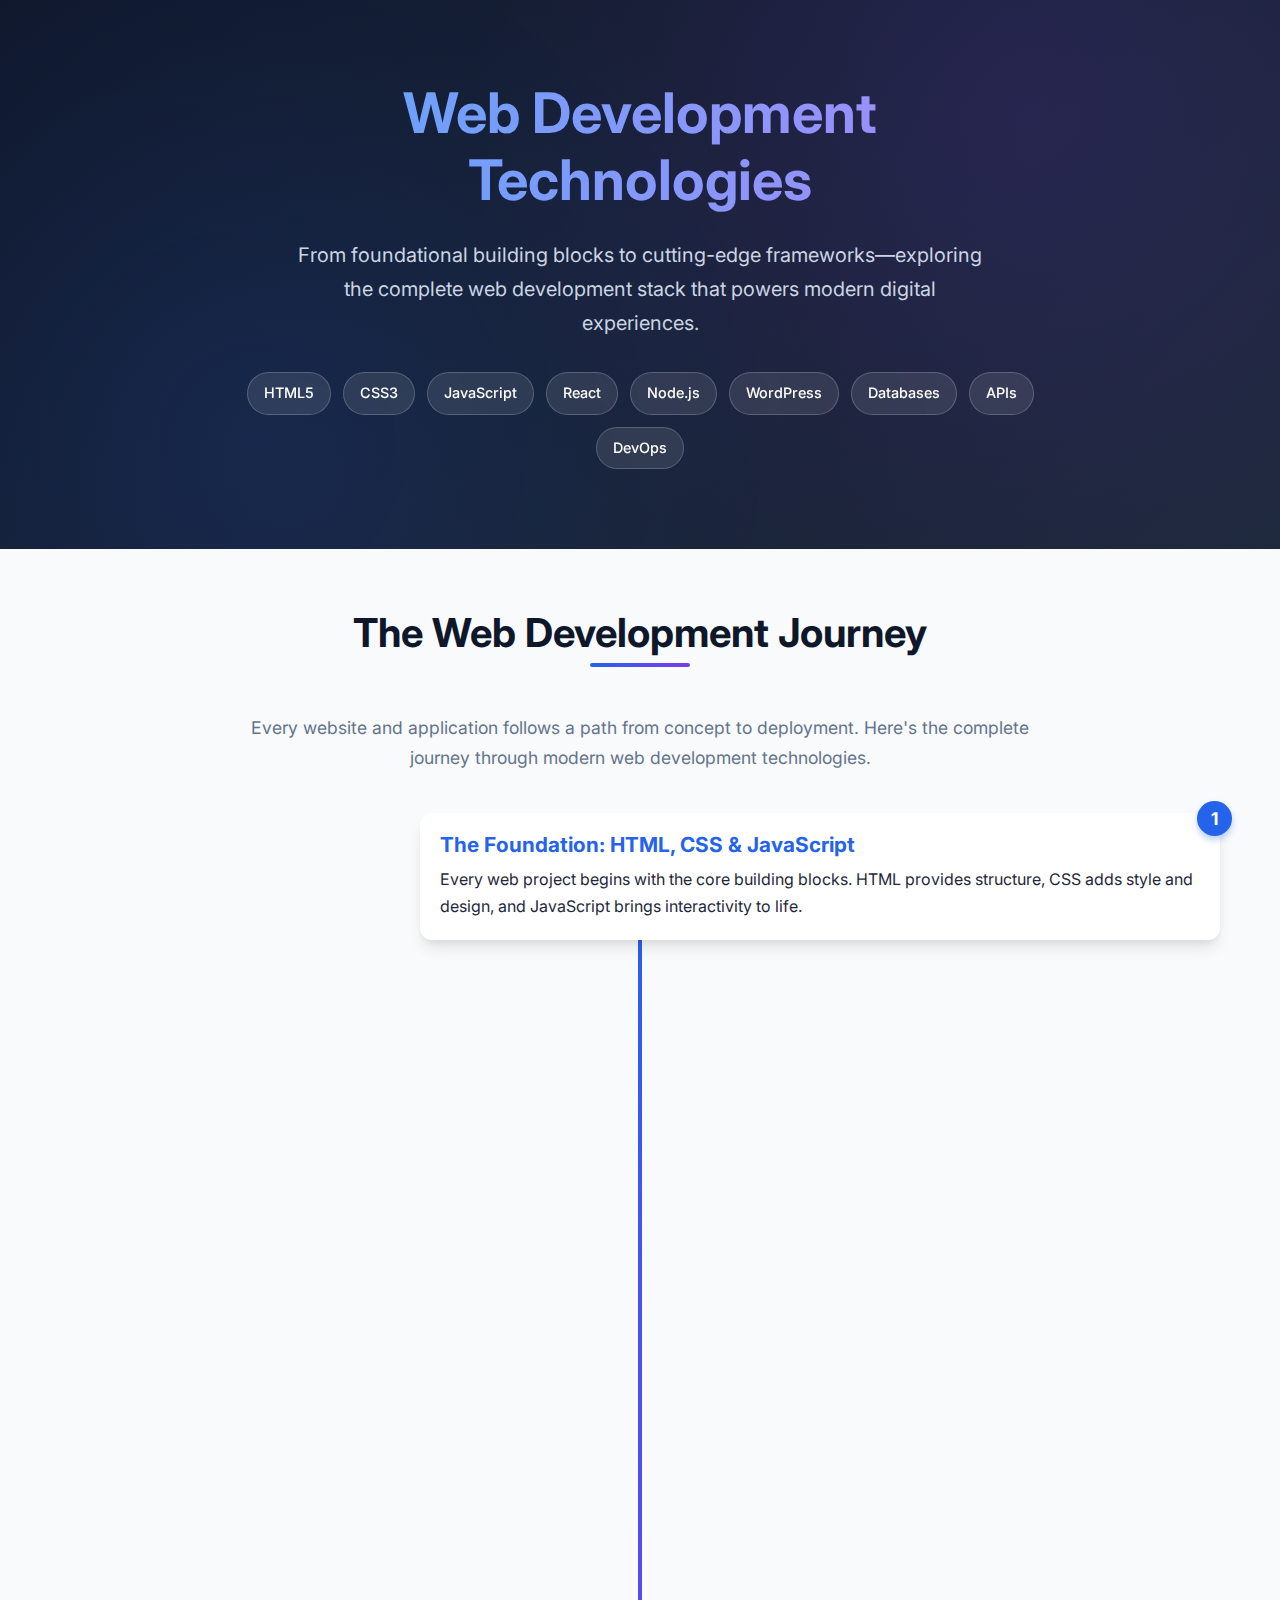
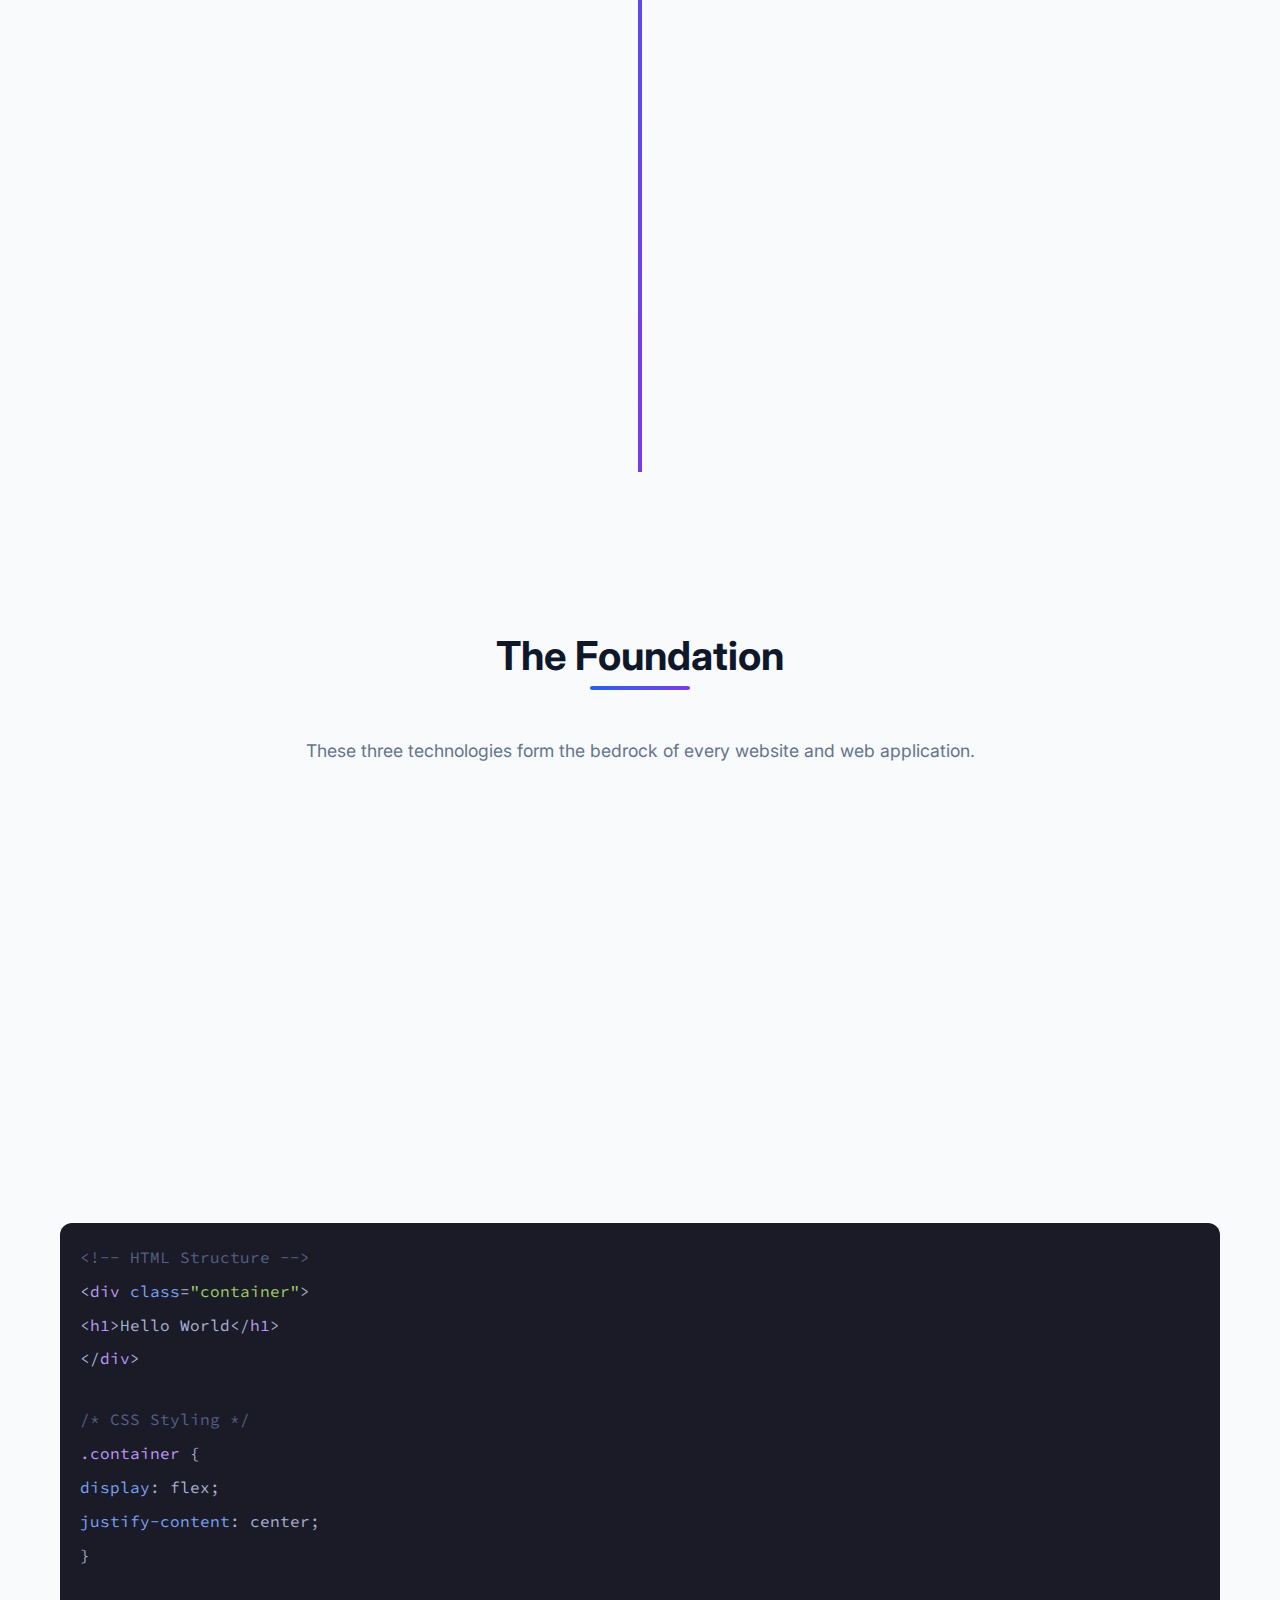
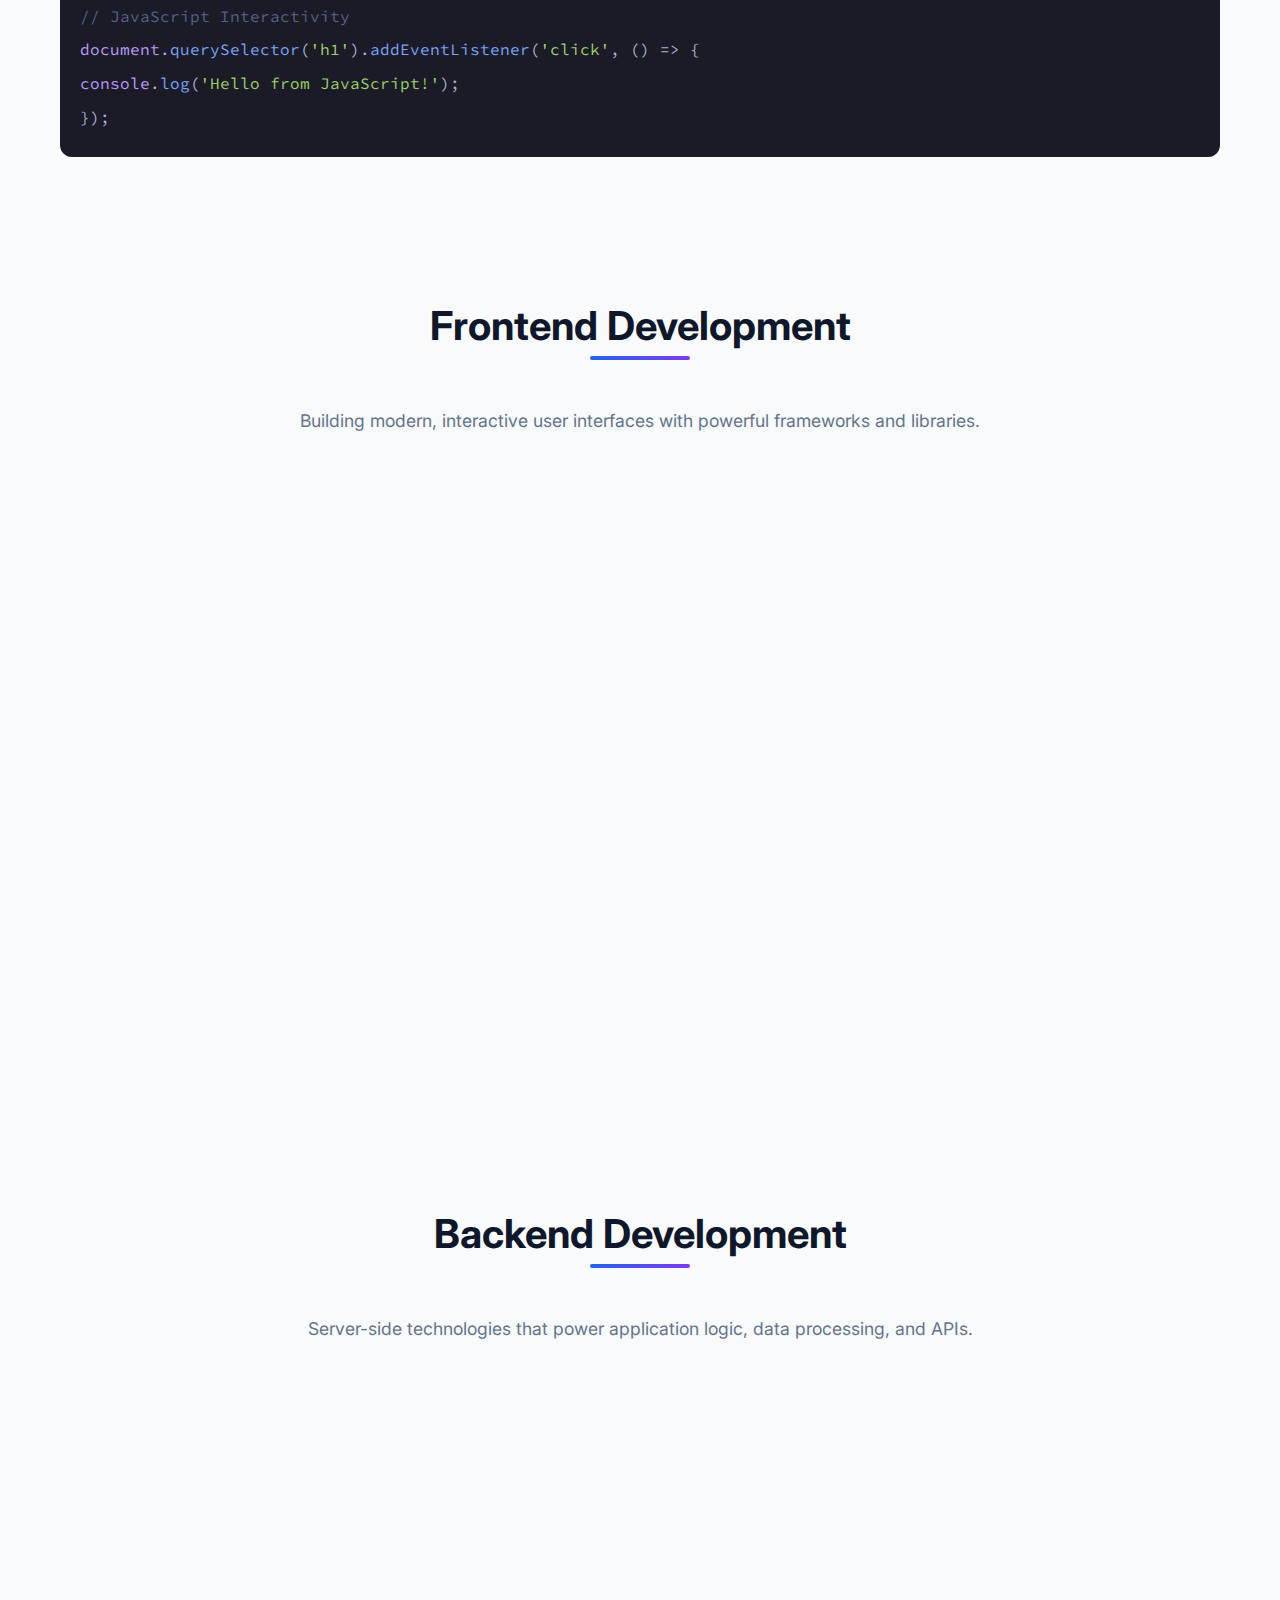
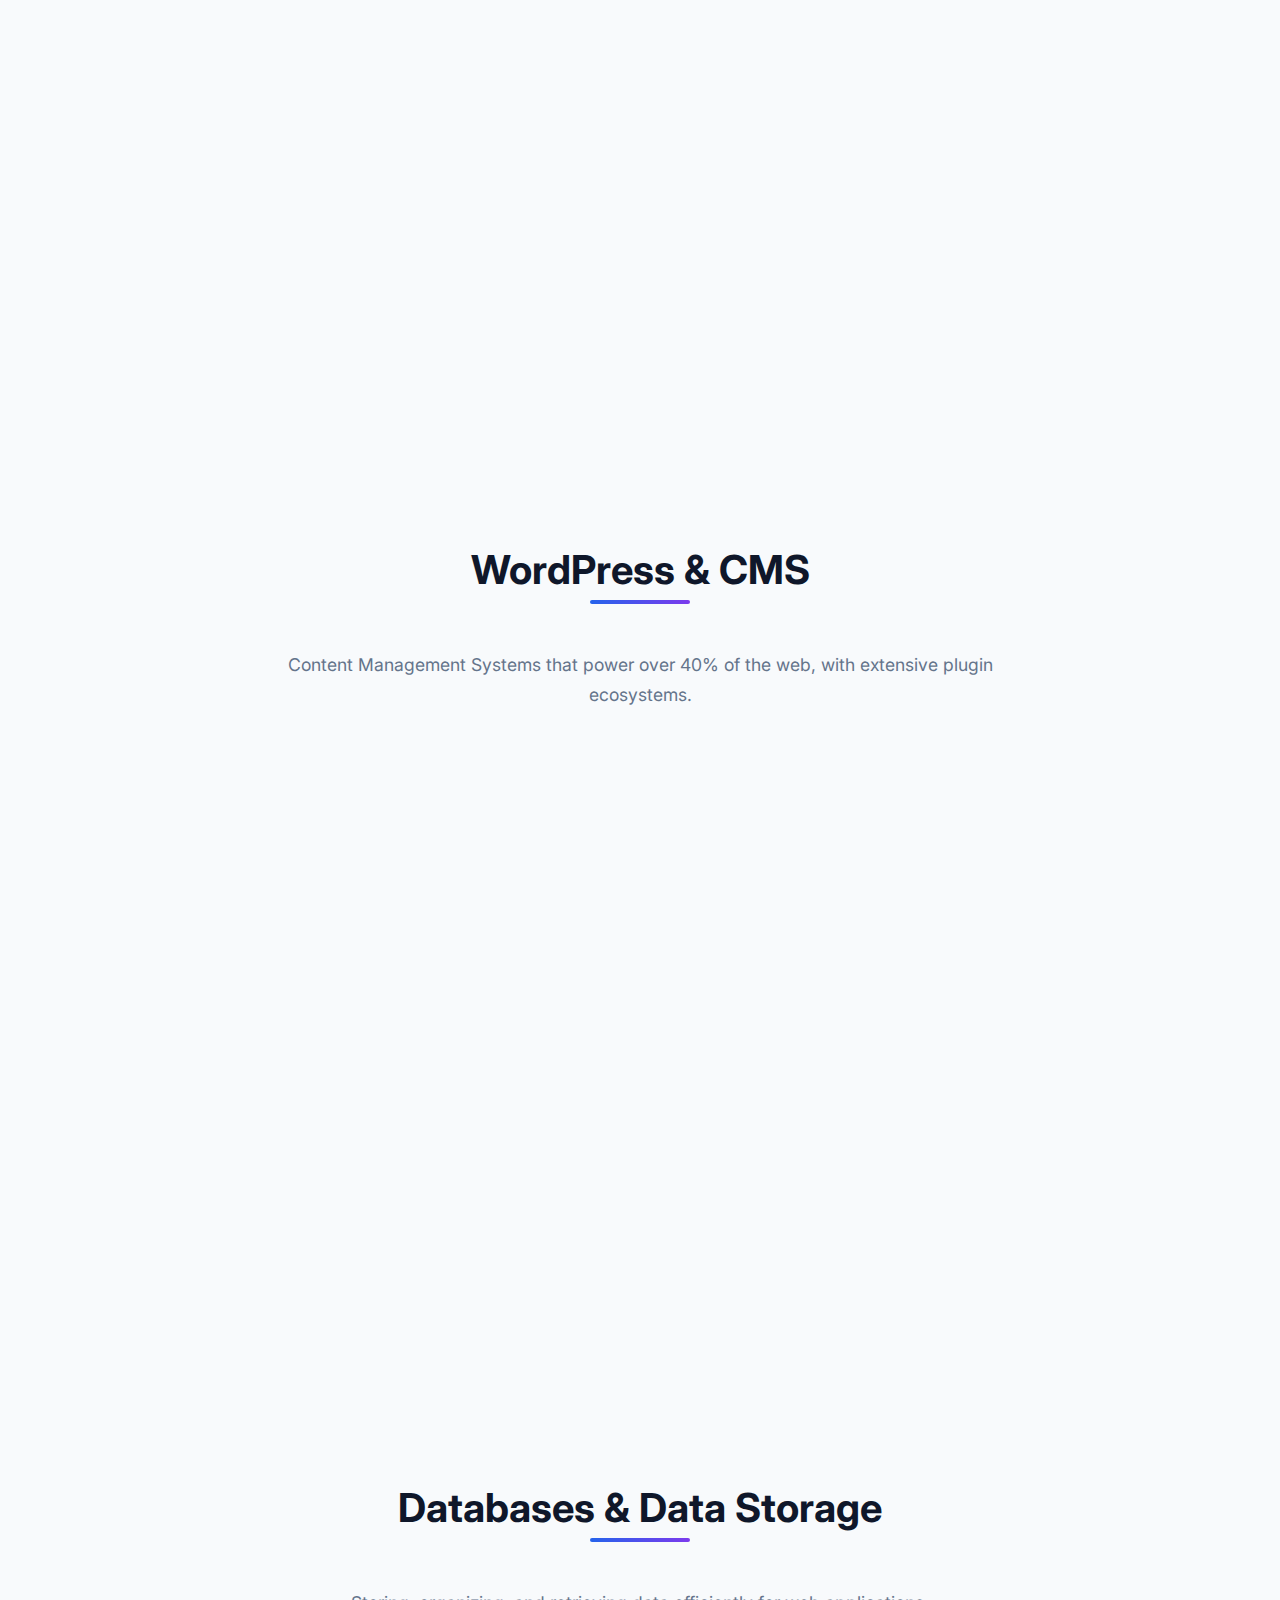
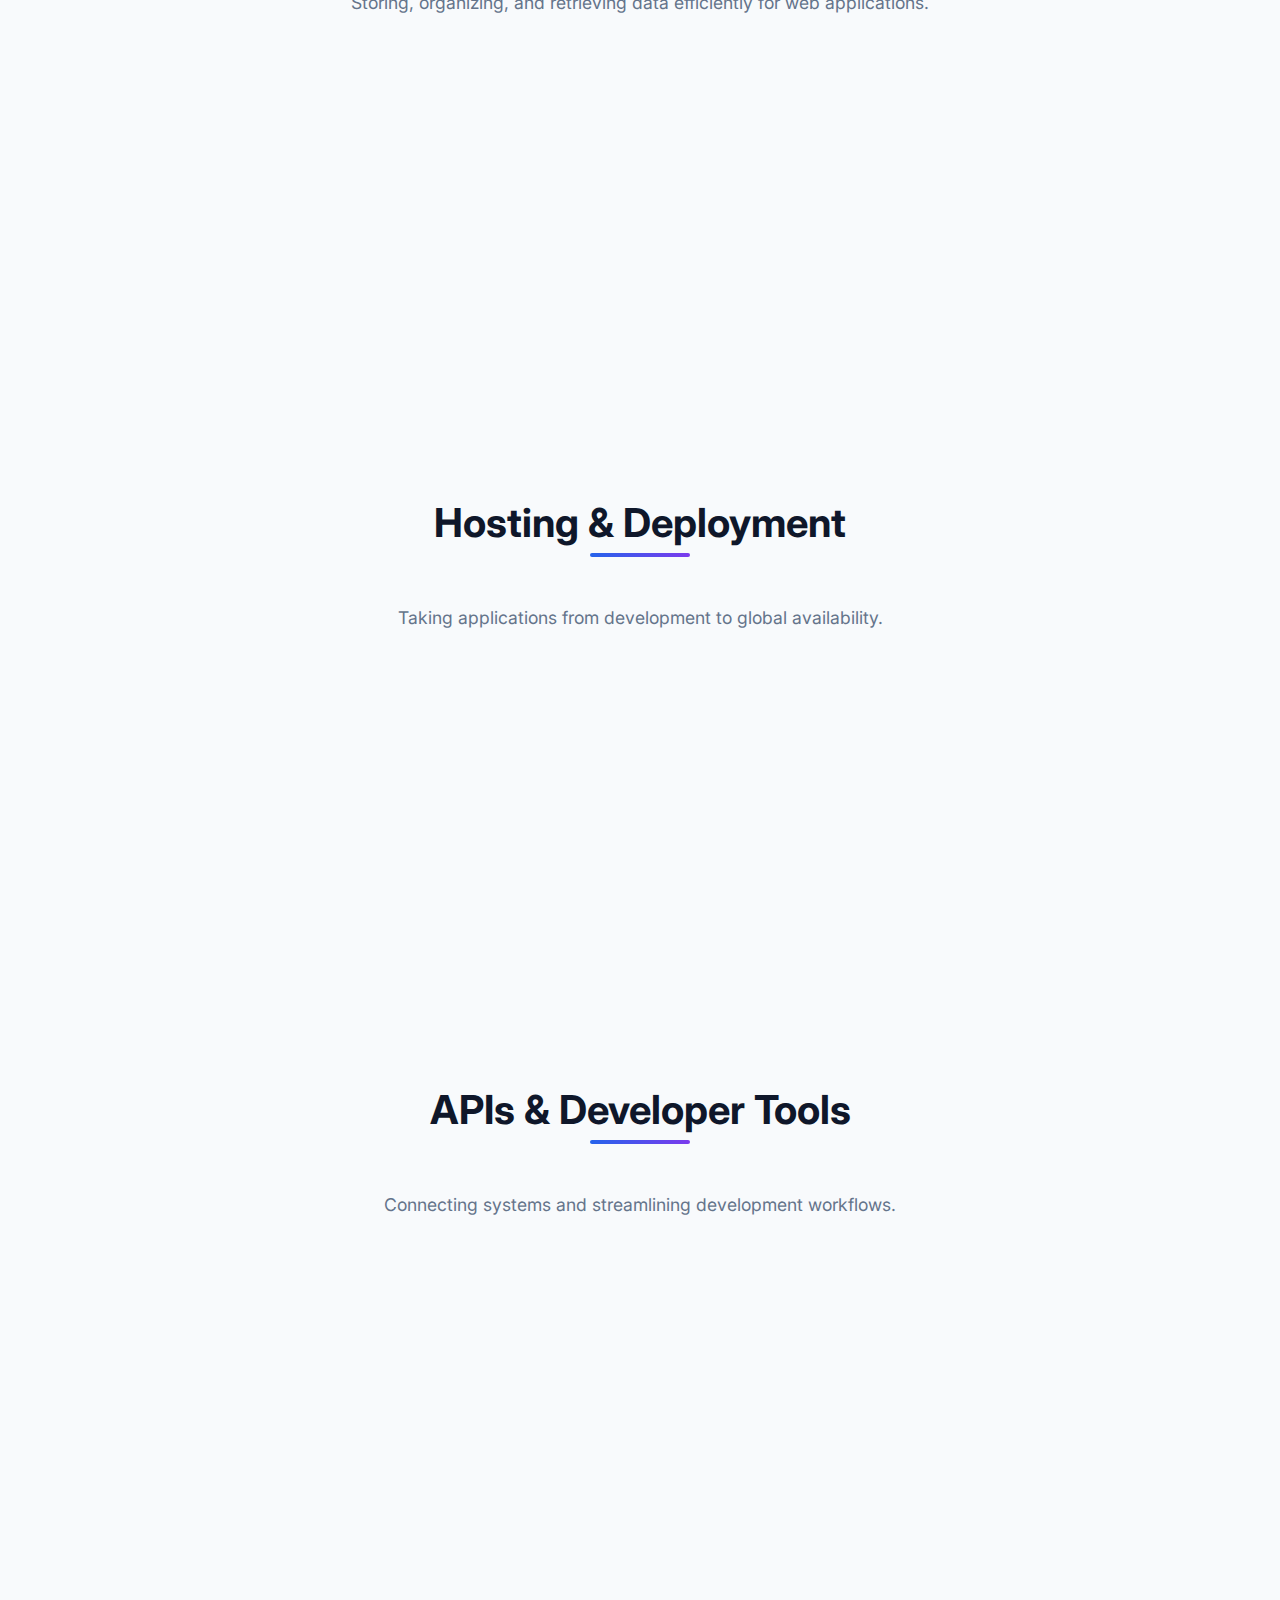
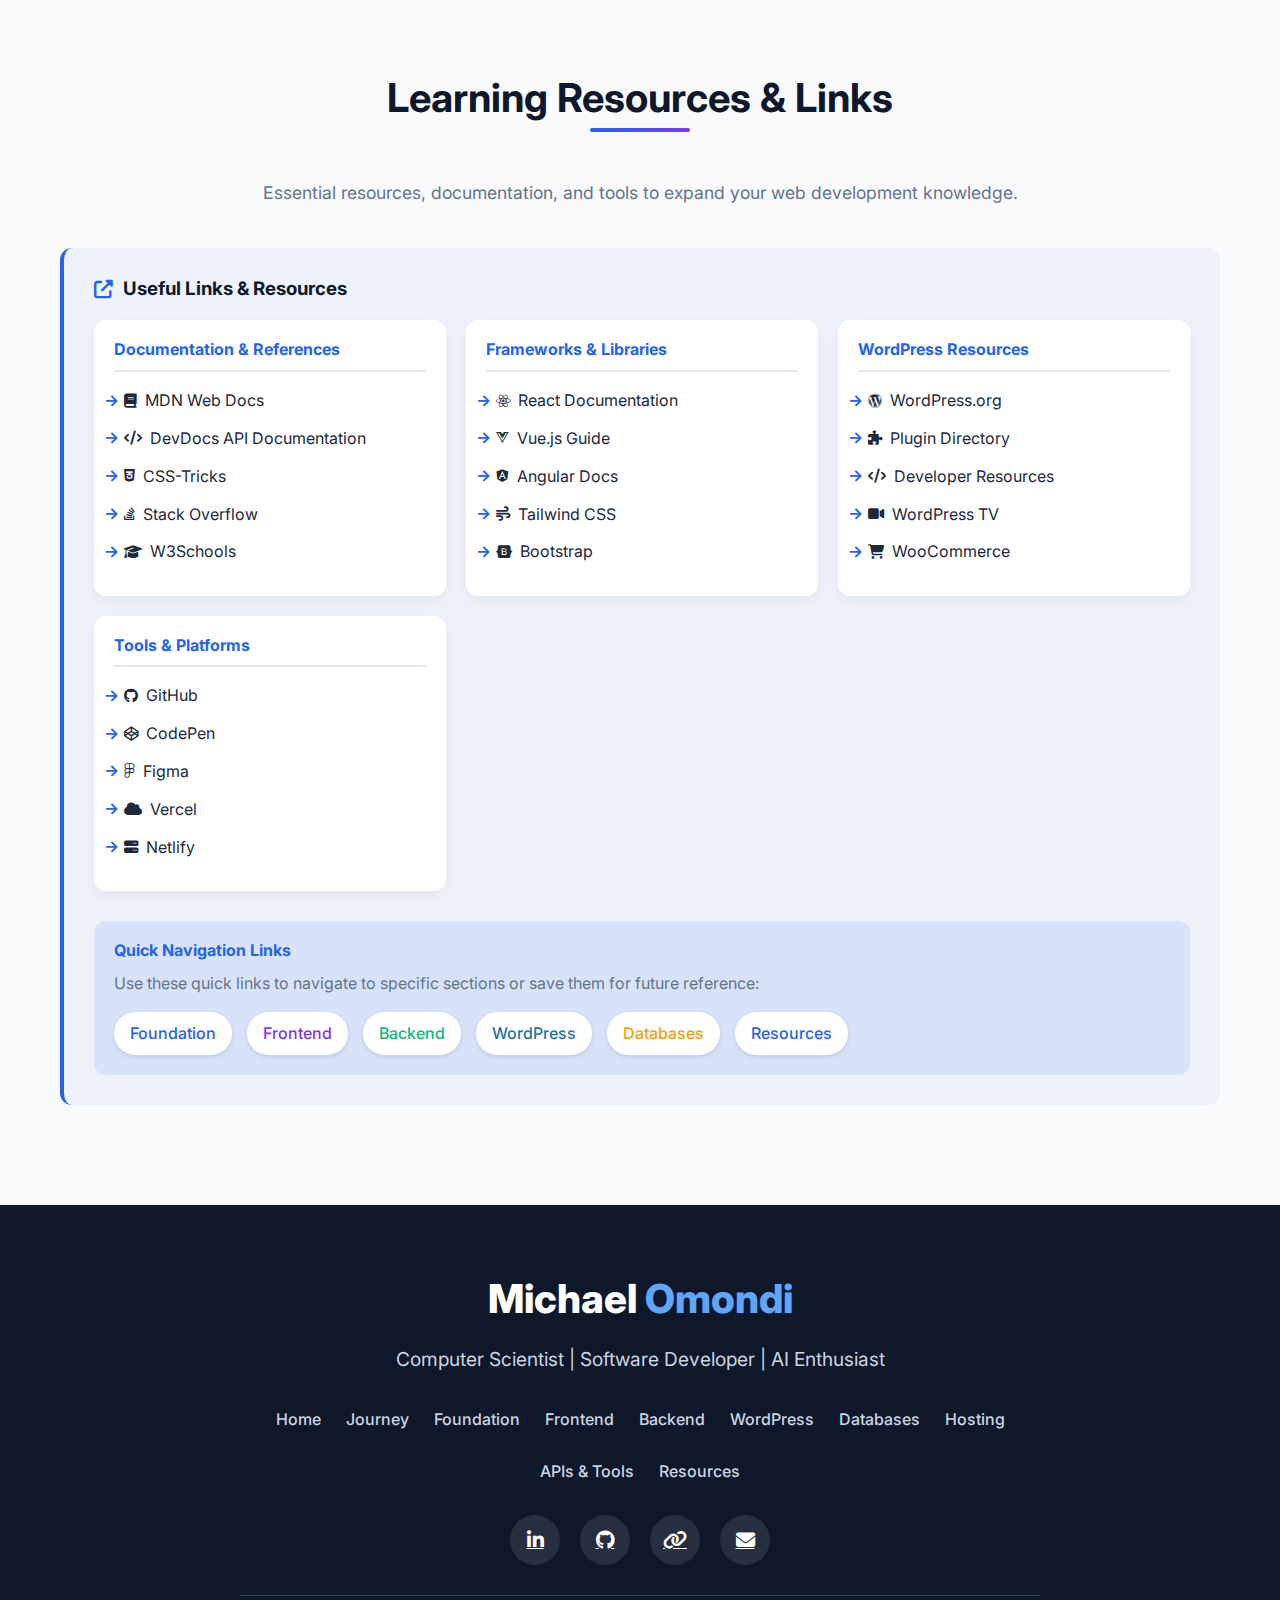
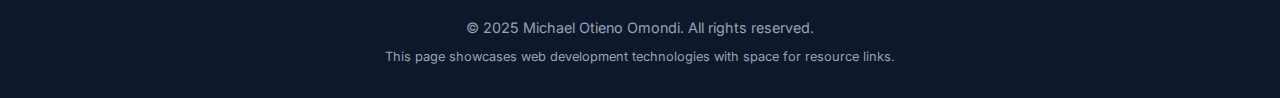
<file: Development.html>
<!DOCTYPE html>
<html lang="en">
<head>
    <meta charset="UTF-8">
    <meta name="viewport" content="width=device-width, initial-scale=1.0">
    <title>Web Development Technologies | Michael Omondi</title>
    <link rel="stylesheet" href="https://cdnjs.cloudflare.com/ajax/libs/font-awesome/6.4.0/css/all.min.css">
    <link href="https://fonts.googleapis.com/css2?family=Inter:wght@300;400;500;600;700;800&family=Source+Code+Pro:wght@400;500;600&display=swap" rel="stylesheet">
    <style>
        :root {
            --primary: #2563eb;
            --primary-dark: #1d4ed8;
            --primary-light: #60a5fa;
            --secondary: #7c3aed;
            --dark: #1e293b;
            --darker: #0f172a;
            --light: #f8fafc;
            --gray: #64748b;
            --gray-light: #e2e8f0;
            --success: #10b981;
            --warning: #f59e0b;
            --danger: #ef4444;
            --wordpress: #21759b;
            --shadow: 0 10px 15px -3px rgba(0, 0, 0, 0.1), 0 4px 6px -2px rgba(0, 0, 0, 0.05);
            --radius: 12px;
            --transition: all 0.3s cubic-bezier(0.4, 0, 0.2, 1);
            --code-bg: #1a1b26;
        }
        
        * {
            margin: 0;
            padding: 0;
            box-sizing: border-box;
        }
        
        body {
            font-family: 'Inter', sans-serif;
            line-height: 1.7;
            color: var(--dark);
            background-color: var(--light);
            scroll-behavior: smooth;
        }
        
        h1, h2, h3, h4, h5 {
            font-weight: 700;
            line-height: 1.2;
            margin-bottom: 1rem;
        }
        
        .container {
            max-width: 1200px;
            margin: 0 auto;
            padding: 0 20px;
        }
        
        /* Header Styles */
        header {
            background: linear-gradient(135deg, var(--darker) 0%, var(--dark) 100%);
            color: white;
            padding: 80px 0;
            position: relative;
            overflow: hidden;
        }
        
        header:before {
            content: '';
            position: absolute;
            top: 0;
            left: 0;
            right: 0;
            bottom: 0;
            background-image: 
                radial-gradient(circle at 20% 80%, rgba(37, 99, 235, 0.15) 0%, transparent 50%),
                radial-gradient(circle at 80% 20%, rgba(124, 58, 237, 0.15) 0%, transparent 50%);
        }
        
        .header-content {
            position: relative;
            z-index: 2;
            text-align: center;
            max-width: 800px;
            margin: 0 auto;
        }
        
        .header-content h1 {
            font-size: 3.5rem;
            margin-bottom: 1.5rem;
            background: linear-gradient(90deg, #60a5fa, #a78bfa);
            -webkit-background-clip: text;
            background-clip: text;
            color: transparent;
        }
        
        .header-content p {
            font-size: 1.25rem;
            color: #cbd5e1;
            margin-bottom: 2rem;
            max-width: 700px;
            margin-left: auto;
            margin-right: auto;
        }
        
        .tech-badges {
            display: flex;
            flex-wrap: wrap;
            justify-content: center;
            gap: 12px;
            margin-top: 2rem;
        }
        
        .tech-badge {
            background: rgba(255, 255, 255, 0.1);
            border: 1px solid rgba(255, 255, 255, 0.2);
            padding: 8px 16px;
            border-radius: 50px;
            font-size: 0.9rem;
            font-weight: 500;
            backdrop-filter: blur(10px);
        }
        
        /* Section Styles - Reduced Margins */
        section {
            padding: 60px 0; /* Reduced from 80px */
        }
        
        .section-title {
            text-align: center;
            margin-bottom: 2.5rem; /* Reduced from 3rem */
            position: relative;
        }
        
        .section-title h2 {
            font-size: 2.5rem;
            color: var(--darker);
            display: inline-block;
            position: relative;
        }
        
        .section-title h2:after {
            content: '';
            position: absolute;
            bottom: -10px;
            left: 50%;
            transform: translateX(-50%);
            width: 100px;
            height: 4px;
            background: linear-gradient(90deg, var(--primary), var(--secondary));
            border-radius: 2px;
        }
        
        .section-subtitle {
            text-align: center;
            color: var(--gray);
            max-width: 800px;
            margin: 0 auto 2.5rem; /* Reduced from 3rem */
            font-size: 1.1rem;
        }
        
        /* Card Styles */
        .tech-grid {
            display: grid;
            grid-template-columns: repeat(auto-fill, minmax(350px, 1fr));
            gap: 25px; /* Reduced from 30px */
            margin-bottom: 30px; /* Reduced from 40px */
        }
        
        .tech-card {
            background: white;
            border-radius: var(--radius);
            padding: 25px; /* Reduced from 30px */
            box-shadow: var(--shadow);
            transition: var(--transition);
            border-top: 4px solid var(--primary);
            position: relative;
            overflow: hidden;
        }
        
        .tech-card:hover {
            transform: translateY(-8px); /* Reduced from -10px */
            box-shadow: 0 20px 25px -5px rgba(0, 0, 0, 0.1), 0 10px 10px -5px rgba(0, 0, 0, 0.04);
        }
        
        .tech-card h3 {
            font-size: 1.4rem; /* Reduced from 1.5rem */
            color: var(--darker);
            margin-bottom: 12px; /* Reduced from 15px */
            display: flex;
            align-items: center;
            gap: 10px; /* Reduced from 12px */
        }
        
        .tech-card h3 i {
            color: var(--primary);
            font-size: 1.3rem; /* Reduced from 1.4rem */
        }
        
        .tech-card p {
            color: var(--gray);
            margin-bottom: 15px; /* Reduced from 20px */
        }
        
        .tech-tags {
            display: flex;
            flex-wrap: wrap;
            gap: 8px;
            margin-top: 15px; /* Reduced from 20px */
        }
        
        .tech-tag {
            background-color: var(--gray-light);
            color: var(--dark);
            padding: 5px 12px;
            border-radius: 50px;
            font-size: 0.85rem;
            font-weight: 500;
        }
        
        /* Specific Card Styles */
        .foundation-card {
            border-top-color: var(--primary);
        }
        
        .frontend-card {
            border-top-color: var(--secondary);
        }
        
        .backend-card {
            border-top-color: var(--success);
        }
        
        .database-card {
            border-top-color: var(--warning);
        }
        
        .hosting-card {
            border-top-color: var(--danger);
        }
        
        .tools-card {
            border-top-color: #8b5cf6;
        }
        
        .wordpress-card {
            border-top-color: var(--wordpress);
        }
        
        /* Journey Visualization - Reduced Margins */
        .journey-container {
            display: flex;
            flex-direction: column;
            align-items: center;
            position: relative;
            margin: 40px 0; /* Reduced from 60px */
        }
        
        .journey-line {
            position: absolute;
            top: 0;
            left: 50%;
            transform: translateX(-50%);
            width: 4px;
            height: 100%;
            background: linear-gradient(to bottom, var(--primary), var(--secondary));
            z-index: 1;
        }
        
        .journey-step {
            background: white;
            border-radius: var(--radius);
            padding: 20px; /* Reduced from 25px */
            width: 90%;
            max-width: 800px;
            margin-bottom: 30px; /* Reduced from 40px */
            box-shadow: var(--shadow);
            position: relative;
            z-index: 2;
            transition: var(--transition);
        }
        
        .journey-step:hover {
            transform: translateX(8px); /* Reduced from 10px */
        }
        
        .journey-step:nth-child(even) {
            align-self: flex-end;
        }
        
        .journey-step:nth-child(even):hover {
            transform: translateX(-8px); /* Reduced from -10px */
        }
        
        .journey-step h3 {
            color: var(--primary);
            font-size: 1.3rem; /* Reduced from 1.4rem */
            margin-bottom: 8px; /* Reduced from 10px */
        }
        
        .journey-step .step-number {
            position: absolute;
            top: -12px; /* Reduced from -15px */
            left: -12px; /* Reduced from -15px */
            width: 35px; /* Reduced from 40px */
            height: 35px; /* Reduced from 40px */
            background: var(--primary);
            color: white;
            border-radius: 50%;
            display: flex;
            align-items: center;
            justify-content: center;
            font-weight: 700;
            font-size: 1.1rem; /* Reduced from 1.2rem */
            box-shadow: 0 4px 6px rgba(37, 99, 235, 0.3);
        }
        
        .journey-step:nth-child(even) .step-number {
            left: auto;
            right: -12px; /* Reduced from -15px */
        }
        
        /* Code Display */
        .code-display {
            background-color: var(--code-bg);
            border-radius: var(--radius);
            padding: 20px; /* Reduced from 25px */
            margin: 25px 0; /* Reduced from 30px */
            overflow-x: auto;
            font-family: 'Source Code Pro', monospace;
        }
        
        .code-line {
            color: #a9b1d6;
            line-height: 1.8;
            margin-bottom: 5px;
        }
        
        .code-comment {
            color: #565f89;
        }
        
        .code-keyword {
            color: #bb9af7;
        }
        
        .code-function {
            color: #7aa2f7;
        }
        
        .code-string {
            color: #9ece6a;
        }
        
        /* Resource Links Section */
        .resource-links {
            background-color: rgba(37, 99, 235, 0.05);
            border-radius: var(--radius);
            padding: 30px;
            margin: 40px 0;
            border-left: 4px solid var(--primary);
        }
        
        .resource-links h3 {
            color: var(--darker);
            margin-bottom: 20px;
            display: flex;
            align-items: center;
            gap: 10px;
        }
        
        .resource-links h3 i {
            color: var(--primary);
        }
        
        .links-grid {
            display: grid;
            grid-template-columns: repeat(auto-fill, minmax(300px, 1fr));
            gap: 20px;
        }
        
        .link-category {
            background: white;
            padding: 20px;
            border-radius: var(--radius);
            box-shadow: 0 5px 15px rgba(0, 0, 0, 0.05);
        }
        
        .link-category h4 {
            color: var(--primary);
            margin-bottom: 15px;
            padding-bottom: 10px;
            border-bottom: 2px solid var(--gray-light);
        }
        
        .link-list {
            list-style: none;
        }
        
        .link-list li {
            margin-bottom: 10px;
            padding-left: 10px;
            position: relative;
        }
        
        .link-list li:before {
            content: '→';
            position: absolute;
            left: -10px;
            color: var(--primary);
            font-weight: bold;
        }
        
        .link-list a {
            color: var(--dark);
            text-decoration: none;
            transition: var(--transition);
            display: inline-flex;
            align-items: center;
            gap: 8px;
        }
        
        .link-list a:hover {
            color: var(--primary);
            transform: translateX(5px);
        }
        
        .link-list a i {
            font-size: 0.9rem;
        }
        
        /* Footer */
        footer {
            background-color: var(--darker);
            color: white;
            padding: 60px 0 30px;
            text-align: center;
        }
        
        .footer-content {
            max-width: 800px;
            margin: 0 auto;
        }
        
        .footer-logo {
            font-family: 'Inter', sans-serif;
            font-size: 2.5rem;
            font-weight: 800;
            color: white;
            margin-bottom: 10px;
        }
        
        .footer-logo span {
            color: var(--primary-light);
        }
        
        .footer-content > p {
            font-size: 1.2rem;
            color: #cbd5e1;
            margin-bottom: 30px;
        }
        
        .footer-links {
            display: flex;
            justify-content: center;
            flex-wrap: wrap;
            gap: 25px;
            margin-bottom: 30px;
        }
        
        .footer-links a {
            color: #cbd5e1;
            text-decoration: none;
            font-weight: 500;
            transition: var(--transition);
            position: relative;
        }
        
        .footer-links a:hover {
            color: white;
        }
        
        .footer-links a:after {
            content: '';
            position: absolute;
            bottom: -5px;
            left: 0;
            width: 0;
            height: 2px;
            background-color: var(--primary-light);
            transition: width 0.3s ease;
        }
        
        .footer-links a:hover:after {
            width: 100%;
        }
        
        .social-links {
            display: flex;
            justify-content: center;
            gap: 20px;
            margin-bottom: 30px;
        }
        
        .social-links a {
            display: inline-flex;
            align-items: center;
            justify-content: center;
            width: 50px;
            height: 50px;
            background-color: rgba(255, 255, 255, 0.1);
            border-radius: 50%;
            color: white;
            font-size: 1.2rem;
            transition: var(--transition);
        }
        
        .social-links a:hover {
            background-color: var(--primary);
            transform: translateY(-5px);
        }
        
        .copyright {
            color: #94a3b8;
            font-size: 0.9rem;
            padding-top: 20px;
            border-top: 1px solid #334155;
        }
        
        /* Responsive Styles */
        @media (max-width: 768px) {
            .header-content h1 {
                font-size: 2.5rem;
            }
            
            .section-title h2 {
                font-size: 2rem;
            }
            
            .tech-grid {
                grid-template-columns: 1fr;
            }
            
            .journey-step {
                width: 100%;
            }
            
            .footer-links {
                flex-direction: column;
                gap: 15px;
            }
            
            .links-grid {
                grid-template-columns: 1fr;
            }
            
            section {
                padding: 50px 0; /* Further reduced for mobile */
            }
        }
        
        @media (max-width: 480px) {
            .header-content h1 {
                font-size: 2rem;
            }
            
            .section-title h2 {
                font-size: 1.8rem;
            }
            
            .tech-card {
                padding: 20px;
            }
            
            section {
                padding: 40px 0; /* Even smaller for very small screens */
            }
        }
    </style>
</head>
<body>
    <!-- Header -->
    <header id="home">
        <div class="container">
            <div class="header-content">
                <h1>Web Development Technologies</h1>
                <p>From foundational building blocks to cutting-edge frameworks—exploring the complete web development stack that powers modern digital experiences.</p>
                
                <div class="tech-badges">
                    <span class="tech-badge">HTML5</span>
                    <span class="tech-badge">CSS3</span>
                    <span class="tech-badge">JavaScript</span>
                    <span class="tech-badge">React</span>
                    <span class="tech-badge">Node.js</span>
                    <span class="tech-badge">WordPress</span>
                    <span class="tech-badge">Databases</span>
                    <span class="tech-badge">APIs</span>
                    <span class="tech-badge">DevOps</span>
                </div>
            </div>
        </div>
    </header>
    
    <!-- The Web Development Journey -->
    <section id="journey">
        <div class="container">
            <div class="section-title">
                <h2>The Web Development Journey</h2>
            </div>
            <p class="section-subtitle">Every website and application follows a path from concept to deployment. Here's the complete journey through modern web development technologies.</p>
            
            <div class="journey-container">
                <div class="journey-line"></div>
                
                <div class="journey-step">
                    <div class="step-number">1</div>
                    <h3>The Foundation: HTML, CSS & JavaScript</h3>
                    <p>Every web project begins with the core building blocks. HTML provides structure, CSS adds style and design, and JavaScript brings interactivity to life.</p>
                </div>
                
                <div class="journey-step">
                    <div class="step-number">2</div>
                    <h3>Frontend Frameworks & Libraries</h3>
                    <p>Modern websites demand sophisticated interfaces. Frameworks like React, Vue, and Angular help build complex, interactive user interfaces efficiently.</p>
                </div>
                
                <div class="journey-step">
                    <div class="step-number">3</div>
                    <h3>Backend Development</h3>
                    <p>Server-side logic powers dynamic functionality. From Node.js to Python, PHP to Ruby, backend technologies handle data processing, authentication, and business logic.</p>
                </div>
                
                <div class="journey-step">
                    <div class="step-number">4</div>
                    <h3>Content Management Systems</h3>
                    <p>Platforms like WordPress, Drupal, and Joomla enable non-technical users to create and manage content while providing extensibility for developers.</p>
                </div>
                
                <div class="journey-step">
                    <div class="step-number">5</div>
                    <h3>Databases & Data Storage</h3>
                    <p>Data is the lifeblood of modern applications. SQL databases like PostgreSQL and MySQL, or NoSQL options like MongoDB, store and organize information.</p>
                </div>
                
                <div class="journey-step">
                    <div class="step-number">6</div>
                    <h3>APIs & Integration</h3>
                    <p>Modern applications communicate with each other. REST APIs, GraphQL, and other protocols enable seamless integration between services and platforms.</p>
                </div>
                
                <div class="journey-step">
                    <div class="step-number">7</div>
                    <h3>Deployment & Hosting</h3>
                    <p>From local development to global availability. Cloud platforms like AWS, Vercel, and Netlify deploy applications to users worldwide.</p>
                </div>
                
                <div class="journey-step">
                    <div class="step-number">8</div>
                    <h3>Developer Tools & Workflow</h3>
                    <p>Efficiency through tools. Version control with Git, package managers, build tools, and testing frameworks streamline the development process.</p>
                </div>
            </div>
        </div>
    </section>
    
    <!-- The Foundation -->
    <section id="foundation" class="light-bg">
        <div class="container">
            <div class="section-title">
                <h2>The Foundation</h2>
            </div>
            <p class="section-subtitle">These three technologies form the bedrock of every website and web application.</p>
            
            <div class="tech-grid">
                <div class="tech-card foundation-card">
                    <h3><i class="fab fa-html5"></i> HTML</h3>
                    <p><strong>HyperText Markup Language</strong> creates the structure of a webpage—defining text, buttons, images, forms, and layout.</p>
                    <p>HTML5 introduced semantic elements, multimedia support, and enhanced accessibility features.</p>
                    <div class="tech-tags">
                        <span class="tech-tag">Semantic HTML</span>
                        <span class="tech-tag">HTML5</span>
                        <span class="tech-tag">Accessibility</span>
                        <span class="tech-tag">SEO</span>
                    </div>
                </div>
                
                <div class="tech-card foundation-card">
                    <h3><i class="fab fa-css3-alt"></i> CSS</h3>
                    <p><strong>Cascading Style Sheets</strong> controls design, colors, spacing, fonts, animations, and responsive layouts.</p>
                    <p>Modern CSS includes Flexbox, Grid, custom properties (CSS variables), and advanced animations.</p>
                    <div class="tech-tags">
                        <span class="tech-tag">Flexbox</span>
                        <span class="tech-tag">CSS Grid</span>
                        <span class="tech-tag">Animations</span>
                        <span class="tech-tag">Responsive Design</span>
                    </div>
                </div>
                
                <div class="tech-card foundation-card">
                    <h3><i class="fab fa-js"></i> JavaScript</h3>
                    <p><strong>The programming language of the web</strong> adds interactivity—menus, sliders, forms, animations, and complete web applications.</p>
                    <p>ES6+ introduced modern syntax, async/await, modules, and powerful new APIs.</p>
                    <div class="tech-tags">
                        <span class="tech-tag">ES6+</span>
                        <span class="tech-tag">DOM Manipulation</span>
                        <span class="tech-tag">Async/Await</span>
                        <span class="tech-tag">APIs</span>
                    </div>
                </div>
            </div>
            
            <div class="code-display">
                <div class="code-line"><span class="code-comment">&lt;!-- HTML Structure --&gt;</span></div>
                <div class="code-line">&lt;<span class="code-keyword">div</span> <span class="code-function">class</span>=<span class="code-string">"container"</span>&gt;</div>
                <div class="code-line">  &lt;<span class="code-keyword">h1</span>&gt;Hello World&lt;/<span class="code-keyword">h1</span>&gt;</div>
                <div class="code-line">&lt;/<span class="code-keyword">div</span>&gt;</div>
                <br>
                <div class="code-line"><span class="code-comment">/* CSS Styling */</span></div>
                <div class="code-line"><span class="code-keyword">.container</span> {</div>
                <div class="code-line">  <span class="code-function">display</span>: flex;</div>
                <div class="code-line">  <span class="code-function">justify-content</span>: center;</div>
                <div class="code-line">}</div>
                <br>
                <div class="code-line"><span class="code-comment">// JavaScript Interactivity</span></div>
                <div class="code-line"><span class="code-keyword">document</span>.<span class="code-function">querySelector</span>(<span class="code-string">'h1'</span>).<span class="code-function">addEventListener</span>(<span class="code-string">'click'</span>, () => {</div>
                <div class="code-line">  <span class="code-keyword">console</span>.<span class="code-function">log</span>(<span class="code-string">'Hello from JavaScript!'</span>);</div>
                <div class="code-line">});</div>
            </div>
        </div>
    </section>
    
    <!-- Frontend Development -->
    <section id="frontend">
        <div class="container">
            <div class="section-title">
                <h2>Frontend Development</h2>
            </div>
            <p class="section-subtitle">Building modern, interactive user interfaces with powerful frameworks and libraries.</p>
            
            <div class="tech-grid">
                <div class="tech-card frontend-card">
                    <h3><i class="fab fa-react"></i> React</h3>
                    <p>A JavaScript library for building user interfaces, maintained by Facebook. Uses component-based architecture and virtual DOM for efficient updates.</p>
                    <div class="tech-tags">
                        <span class="tech-tag">Components</span>
                        <span class="tech-tag">Hooks</span>
                        <span class="tech-tag">Virtual DOM</span>
                        <span class="tech-tag">JSX</span>
                    </div>
                </div>
                
                <div class="tech-card frontend-card">
                    <h3><i class="fab fa-vuejs"></i> Vue.js</h3>
                    <p>A progressive JavaScript framework for building UIs, featuring an approachable core library and versatile ecosystem.</p>
                    <div class="tech-tags">
                        <span class="tech-tag">Reactivity</span>
                        <span class="tech-tag">Directives</span>
                        <span class="tech-tag">Single-File Components</span>
                        <span class="tech-tag">Vuex</span>
                    </div>
                </div>
                
                <div class="tech-card frontend-card">
                    <h3><i class="fab fa-angular"></i> Angular</h3>
                    <p>A TypeScript-based framework for building web applications, developed by Google. Provides a complete solution with built-in tools.</p>
                    <div class="tech-tags">
                        <span class="tech-tag">TypeScript</span>
                        <span class="tech-tag">Two-Way Data Binding</span>
                        <span class="tech-tag">Dependency Injection</span>
                        <span class="tech-tag">RxJS</span>
                    </div>
                </div>
            </div>
            
            <div class="tech-grid">
                <div class="tech-card frontend-card">
                    <h3><i class="fas fa-wind"></i> Tailwind CSS</h3>
                    <p>A utility-first CSS framework for rapidly building custom designs without leaving your HTML.</p>
                    <div class="tech-tags">
                        <span class="tech-tag">Utility-First</span>
                        <span class="tech-tag">Responsive</span>
                        <span class="tech-tag">Customizable</span>
                        <span class="tech-tag">JIT Compiler</span>
                    </div>
                </div>
                
                <div class="tech-card frontend-card">
                    <h3><i class="fab fa-bootstrap"></i> Bootstrap</h3>
                    <p>The world's most popular CSS framework for responsive, mobile-first frontend web development.</p>
                    <div class="tech-tags">
                        <span class="tech-tag">Grid System</span>
                        <span class="tech-tag">Components</span>
                        <span class="tech-tag">Responsive</span>
                        <span class="tech-tag">Icons</span>
                    </div>
                </div>
                
                <div class="tech-card frontend-card">
                    <h3><i class="fas fa-bolt"></i> Static Site Generators</h3>
                    <p>Next.js, Nuxt.js, Gatsby, Astro, Jekyll, and Hugo generate fast, secure static websites with modern tooling.</p>
                    <div class="tech-tags">
                        <span class="tech-tag">Next.js</span>
                        <span class="tech-tag">Gatsby</span>
                        <span class="tech-tag">Jekyll</span>
                        <span class="tech-tag">Astro</span>
                    </div>
                </div>
            </div>
        </div>
    </section>
    
    <!-- Backend Development -->
    <section id="backend" class="light-bg">
        <div class="container">
            <div class="section-title">
                <h2>Backend Development</h2>
            </div>
            <p class="section-subtitle">Server-side technologies that power application logic, data processing, and APIs.</p>
            
            <div class="tech-grid">
                <div class="tech-card backend-card">
                    <h3><i class="fab fa-node-js"></i> Node.js</h3>
                    <p>JavaScript runtime built on Chrome's V8 engine, enabling JavaScript on the server side. Powers fast, scalable network applications.</p>
                    <div class="tech-tags">
                        <span class="tech-tag">Express.js</span>
                        <span class="tech-tag">NPM</span>
                        <span class="tech-tag">Non-blocking I/O</span>
                        <span class="tech-tag">Event-driven</span>
                    </div>
                </div>
                
                <div class="tech-card backend-card">
                    <h3><i class="fab fa-python"></i> Python</h3>
                    <p>Versatile language with powerful frameworks like Django (batteries-included), Flask (microframework), and FastAPI (modern, fast).</p>
                    <div class="tech-tags">
                        <span class="tech-tag">Django</span>
                        <span class="tech-tag">Flask</span>
                        <span class="tech-tag">FastAPI</span>
                        <span class="tech-tag">Pandas</span>
                    </div>
                </div>
                
                <div class="tech-card backend-card">
                    <h3><i class="fab fa-php"></i> PHP</h3>
                    <p>Server-side scripting language powering 78% of all websites. Laravel and WordPress are built on PHP.</p>
                    <div class="tech-tags">
                        <span class="tech-tag">Laravel</span>
                        <span class="tech-tag">WordPress</span>
                        <span class="tech-tag">Symfony</span>
                        <span class="tech-tag">CodeIgniter</span>
                    </div>
                </div>
            </div>
            
            <div class="tech-grid">
                <div class="tech-card backend-card">
                    <h3><i class="fas fa-gem"></i> Ruby on Rails</h3>
                    <p>A server-side web application framework written in Ruby, following the MVC pattern and convention over configuration.</p>
                    <div class="tech-tags">
                        <span class="tech-tag">MVC</span>
                        <span class="tech-tag">Convention over Configuration</span>
                        <span class="tech-tag">Active Record</span>
                        <span class="tech-tag">Gems</span>
                    </div>
                </div>
                
                <div class="tech-card backend-card">
                    <h3><i class="fab fa-java"></i> Java</h3>
                    <p>Object-oriented language used for enterprise applications, with Spring Boot as a popular framework for microservices.</p>
                    <div class="tech-tags">
                        <span class="tech-tag">Spring Boot</span>
                        <span class="tech-tag">JVM</span>
                        <span class="tech-tag">Microservices</span>
                        <span class="tech-tag">Enterprise</span>
                    </div>
                </div>
                
                <div class="tech-card backend-card">
                    <h3><i class="fas fa-cogs"></i> Rust</h3>
                    <p>A language focusing on performance, reliability, and memory safety. Used with frameworks like Actix and Rocket for web development.</p>
                    <div class="tech-tags">
                        <span class="tech-tag">Actix</span>
                        <span class="tech-tag">Rocket</span>
                        <span class="tech-tag">Memory Safety</span>
                        <span class="tech-tag">Performance</span>
                    </div>
                </div>
            </div>
        </div>
    </section>
    
    <!-- WordPress & CMS Section -->
    <section id="wordpress">
        <div class="container">
            <div class="section-title">
                <h2>WordPress & CMS</h2>
            </div>
            <p class="section-subtitle">Content Management Systems that power over 40% of the web, with extensive plugin ecosystems.</p>
            
            <div class="tech-grid">
                <div class="tech-card wordpress-card">
                    <h3><i class="fab fa-wordpress"></i> WordPress</h3>
                    <p>The world's most popular CMS, powering 43% of all websites. Offers extensive theming and plugin capabilities for any type of site.</p>
                    <div class="tech-tags">
                        <span class="tech-tag">Themes</span>
                        <span class="tech-tag">Plugins</span>
                        <span class="tech-tag">WooCommerce</span>
                        <span class="tech-tag">Gutenberg</span>
                    </div>
                </div>
                
                <div class="tech-card wordpress-card">
                    <h3><i class="fas fa-puzzle-piece"></i> Essential Plugins</h3>
                    <p>Extend WordPress functionality with plugins for SEO, security, caching, forms, and e-commerce.</p>
                    <div class="tech-tags">
                        <span class="tech-tag">Yoast SEO</span>
                        <span class="tech-tag">WooCommerce</span>
                        <span class="tech-tag">Contact Form 7</span>
                        <span class="tech-tag">WP Rocket</span>
                    </div>
                </div>
                
                <div class="tech-card wordpress-card">
                    <h3><i class="fas fa-tools"></i> WordPress Tools</h3>
                    <p>Development tools for WordPress including Local by Flywheel, WP-CLI, Advanced Custom Fields, and page builders.</p>
                    <div class="tech-tags">
                        <span class="tech-tag">Local by Flywheel</span>
                        <span class="tech-tag">WP-CLI</span>
                        <span class="tech-tag">ACF</span>
                        <span class="tech-tag">Elementor</span>
                    </div>
                </div>
            </div>
            
            <div class="tech-grid">
                <div class="tech-card wordpress-card">
                    <h3><i class="fas fa-shield-alt"></i> Security Plugins</h3>
                    <p>Protect WordPress sites from threats with security plugins that monitor, block, and harden installations.</p>
                    <div class="tech-tags">
                        <span class="tech-tag">Wordfence</span>
                        <span class="tech-tag">Sucuri</span>
                        <span class="tech-tag">iThemes Security</span>
                        <span class="tech-tag">All In One WP Security</span>
                    </div>
                </div>
                
                <div class="tech-card wordpress-card">
                    <h3><i class="fas fa-tachometer-alt"></i> Performance Plugins</h3>
                    <p>Optimize site speed with caching, image optimization, database cleanup, and CDN integration plugins.</p>
                    <div class="tech-tags">
                        <span class="tech-tag">W3 Total Cache</span>
                        <span class="tech-tag">WP Super Cache</span>
                        <span class="tech-tag">Smush</span>
                        <span class="tech-tag">Autoptimize</span>
                    </div>
                </div>
                
                <div class="tech-card wordpress-card">
                    <h3><i class="fas fa-search"></i> SEO Plugins</h3>
                    <p>Improve search engine visibility with plugins that optimize content, generate sitemaps, and provide readability analysis.</p>
                    <div class="tech-tags">
                        <span class="tech-tag">Yoast SEO</span>
                        <span class="tech-tag">Rank Math</span>
                        <span class="tech-tag">All in One SEO</span>
                        <span class="tech-tag">SEOPress</span>
                    </div>
                </div>
            </div>
        </div>
    </section>
    
    <!-- Databases -->
    <section id="databases" class="light-bg">
        <div class="container">
            <div class="section-title">
                <h2>Databases & Data Storage</h2>
            </div>
            <p class="section-subtitle">Storing, organizing, and retrieving data efficiently for web applications.</p>
            
            <div class="tech-grid">
                <div class="tech-card database-card">
                    <h3><i class="fas fa-database"></i> SQL Databases</h3>
                    <p>Relational databases using Structured Query Language. MySQL and PostgreSQL are industry standards for structured data.</p>
                    <div class="tech-tags">
                        <span class="tech-tag">MySQL</span>
                        <span class="tech-tag">PostgreSQL</span>
                        <span class="tech-tag">SQLite</span>
                        <span class="tech-tag">Relations</span>
                    </div>
                </div>
                
                <div class="tech-card database-card">
                    <h3><i class="fas fa-leaf"></i> NoSQL Databases</h3>
                    <p>Non-relational databases for unstructured or semi-structured data. MongoDB and Firebase are popular document-based options.</p>
                    <div class="tech-tags">
                        <span class="tech-tag">MongoDB</span>
                        <span class="tech-tag">Firebase</span>
                        <span class="tech-tag">Document-based</span>
                        <span class="tech-tag">Scalable</span>
                    </div>
                </div>
                
                <div class="tech-card database-card">
                    <h3><i class="fas fa-cloud"></i> Cloud Databases</h3>
                    <p>Managed database services from cloud providers like AWS RDS, Google Cloud SQL, and Azure Cosmos DB.</p>
                    <div class="tech-tags">
                        <span class="tech-tag">AWS RDS</span>
                        <span class="tech-tag">Firestore</span>
                        <span class="tech-tag">Cloud SQL</span>
                        <span class="tech-tag">Managed</span>
                    </div>
                </div>
            </div>
        </div>
    </section>
    
    <!-- Hosting & Deployment -->
    <section id="hosting">
        <div class="container">
            <div class="section-title">
                <h2>Hosting & Deployment</h2>
            </div>
            <p class="section-subtitle">Taking applications from development to global availability.</p>
            
            <div class="tech-grid">
                <div class="tech-card hosting-card">
                    <h3><i class="fas fa-server"></i> Static Hosting</h3>
                    <p>GitHub Pages, Netlify, Vercel, and Cloudflare Pages for hosting static websites with global CDN distribution.</p>
                    <div class="tech-tags">
                        <span class="tech-tag">GitHub Pages</span>
                        <span class="tech-tag">Netlify</span>
                        <span class="tech-tag">Vercel</span>
                        <span class="tech-tag">Cloudflare Pages</span>
                    </div>
                </div>
                
                <div class="tech-card hosting-card">
                    <h3><i class="fab fa-aws"></i> Cloud Platforms</h3>
                    <p>AWS, Google Cloud, and Azure provide comprehensive infrastructure for hosting dynamic applications at scale.</p>
                    <div class="tech-tags">
                        <span class="tech-tag">AWS</span>
                        <span class="tech-tag">Google Cloud</span>
                        <span class="tech-tag">Azure</span>
                        <span class="tech-tag">Heroku</span>
                    </div>
                </div>
                
                <div class="tech-card hosting-card">
                    <h3><i class="fas fa-shipping-fast"></i> CI/CD & DevOps</h3>
                    <p>Continuous Integration and Continuous Deployment pipelines automate testing, building, and deployment processes.</p>
                    <div class="tech-tags">
                        <span class="tech-tag">GitHub Actions</span>
                        <span class="tech-tag">Docker</span>
                        <span class="tech-tag">Kubernetes</span>
                        <span class="tech-tag">Jenkins</span>
                    </div>
                </div>
            </div>
        </div>
    </section>
    
    <!-- APIs & Developer Tools -->
    <section id="apis-tools" class="light-bg">
        <div class="container">
            <div class="section-title">
                <h2>APIs & Developer Tools</h2>
            </div>
            <p class="section-subtitle">Connecting systems and streamlining development workflows.</p>
            
            <div class="tech-grid">
                <div class="tech-card tools-card">
                    <h3><i class="fas fa-plug"></i> APIs & Protocols</h3>
                    <p>REST APIs, GraphQL, JSON, and XML enable communication between different systems and services.</p>
                    <div class="tech-tags">
                        <span class="tech-tag">REST</span>
                        <span class="tech-tag">GraphQL</span>
                        <span class="tech-tag">JSON</span>
                        <span class="tech-tag">WebSockets</span>
                    </div>
                </div>
                
                <div class="tech-card tools-card">
                    <h3><i class="fab fa-git-alt"></i> Version Control</h3>
                    <p>Git for tracking changes, with platforms like GitHub, GitLab, and Bitbucket for collaboration and code hosting.</p>
                    <div class="tech-tags">
                        <span class="tech-tag">Git</span>
                        <span class="tech-tag">GitHub</span>
                        <span class="tech-tag">GitLab</span>
                        <span class="tech-tag">Bitbucket</span>
                    </div>
                </div>
                
                <div class="tech-card tools-card">
                    <h3><i class="fas fa-tools"></i> Development Tools</h3>
                    <p>VS Code, Chrome DevTools, Postman, NPM/Yarn, Webpack, and testing frameworks streamline development.</p>
                    <div class="tech-tags">
                        <span class="tech-tag">VS Code</span>
                        <span class="tech-tag">DevTools</span>
                        <span class="tech-tag">Postman</span>
                        <span class="tech-tag">Testing</span>
                    </div>
                </div>
            </div>
        </div>
    </section>
    
    <!-- Resource Links Section -->
    <section id="resources">
        <div class="container">
            <div class="section-title">
                <h2>Learning Resources & Links</h2>
            </div>
            <p class="section-subtitle">Essential resources, documentation, and tools to expand your web development knowledge.</p>
            
            <div class="resource-links">
                <h3><i class="fas fa-external-link-alt"></i> Useful Links & Resources</h3>
                
                <div class="links-grid">
                    <div class="link-category">
                        <h4>Documentation & References</h4>
                        <ul class="link-list">
                            <li><a href="https://developer.mozilla.org" target="_blank"><i class="fas fa-book"></i> MDN Web Docs</a></li>
                            <li><a href="https://devdocs.io" target="_blank"><i class="fas fa-code"></i> DevDocs API Documentation</a></li>
                            <li><a href="https://css-tricks.com" target="_blank"><i class="fab fa-css3-alt"></i> CSS-Tricks</a></li>
                            <li><a href="https://stackoverflow.com" target="_blank"><i class="fab fa-stack-overflow"></i> Stack Overflow</a></li>
                            <li><a href="https://www.w3schools.com" target="_blank"><i class="fas fa-graduation-cap"></i> W3Schools</a></li>
                        </ul>
                    </div>
                    
                    <div class="link-category">
                        <h4>Frameworks & Libraries</h4>
                        <ul class="link-list">
                            <li><a href="https://reactjs.org" target="_blank"><i class="fab fa-react"></i> React Documentation</a></li>
                            <li><a href="https://vuejs.org" target="_blank"><i class="fab fa-vuejs"></i> Vue.js Guide</a></li>
                            <li><a href="https://angular.io" target="_blank"><i class="fab fa-angular"></i> Angular Docs</a></li>
                            <li><a href="https://tailwindcss.com" target="_blank"><i class="fas fa-wind"></i> Tailwind CSS</a></li>
                            <li><a href="https://getbootstrap.com" target="_blank"><i class="fab fa-bootstrap"></i> Bootstrap</a></li>
                        </ul>
                    </div>
                    
                    <div class="link-category">
                        <h4>WordPress Resources</h4>
                        <ul class="link-list">
                            <li><a href="https://wordpress.org" target="_blank"><i class="fab fa-wordpress"></i> WordPress.org</a></li>
                            <li><a href="https://wordpress.org/plugins" target="_blank"><i class="fas fa-puzzle-piece"></i> Plugin Directory</a></li>
                            <li><a href="https://developer.wordpress.org" target="_blank"><i class="fas fa-code"></i> Developer Resources</a></li>
                            <li><a href="https://wordpress.tv" target="_blank"><i class="fas fa-video"></i> WordPress TV</a></li>
                            <li><a href="https://woocommerce.com" target="_blank"><i class="fas fa-shopping-cart"></i> WooCommerce</a></li>
                        </ul>
                    </div>
                    
                    <div class="link-category">
                        <h4>Tools & Platforms</h4>
                        <ul class="link-list">
                            <li><a href="https://github.com" target="_blank"><i class="fab fa-github"></i> GitHub</a></li>
                            <li><a href="https://codepen.io" target="_blank"><i class="fab fa-codepen"></i> CodePen</a></li>
                            <li><a href="https://figma.com" target="_blank"><i class="fab fa-figma"></i> Figma</a></li>
                            <li><a href="https://vercel.com" target="_blank"><i class="fas fa-cloud"></i> Vercel</a></li>
                            <li><a href="https://netlify.com" target="_blank"><i class="fas fa-server"></i> Netlify</a></li>
                        </ul>
                    </div>
                </div>
                
                <div style="margin-top: 30px; padding: 20px; background: rgba(37, 99, 235, 0.1); border-radius: var(--radius);">
                    <h4 style="color: var(--primary); margin-bottom: 10px;">Quick Navigation Links</h4>
                    <p style="color: var(--gray);">Use these quick links to navigate to specific sections or save them for future reference:</p>
                    <div style="display: flex; flex-wrap: wrap; gap: 15px; margin-top: 15px;">
                        <a href="#foundation" style="background: white; padding: 8px 16px; border-radius: 50px; text-decoration: none; color: var(--primary); font-weight: 500; box-shadow: 0 2px 5px rgba(0,0,0,0.1);">Foundation</a>
                        <a href="#frontend" style="background: white; padding: 8px 16px; border-radius: 50px; text-decoration: none; color: var(--secondary); font-weight: 500; box-shadow: 0 2px 5px rgba(0,0,0,0.1);">Frontend</a>
                        <a href="#backend" style="background: white; padding: 8px 16px; border-radius: 50px; text-decoration: none; color: var(--success); font-weight: 500; box-shadow: 0 2px 5px rgba(0,0,0,0.1);">Backend</a>
                        <a href="#wordpress" style="background: white; padding: 8px 16px; border-radius: 50px; text-decoration: none; color: var(--wordpress); font-weight: 500; box-shadow: 0 2px 5px rgba(0,0,0,0.1);">WordPress</a>
                        <a href="#databases" style="background: white; padding: 8px 16px; border-radius: 50px; text-decoration: none; color: var(--warning); font-weight: 500; box-shadow: 0 2px 5px rgba(0,0,0,0.1);">Databases</a>
                        <a href="#resources" style="background: white; padding: 8px 16px; border-radius: 50px; text-decoration: none; color: var(--primary); font-weight: 500; box-shadow: 0 2px 5px rgba(0,0,0,0.1);">Resources</a>
                    </div>
                </div>
            </div>
        </div>
    </section>
    
    <!-- ===== Footer ===== -->
    <footer id="contact">
        <div class="container">
            <div class="footer-content">
                <div class="footer-logo">
                    Michael<span> Omondi</span>
                </div>
                <p>Computer Scientist | Software Developer | AI Enthusiast</p>
                
                <!-- Quick Links in Footer -->
                <div class="footer-links">
                    <a href="#home" data-section="home">Home</a>
                    <a href="#journey" data-section="journey">Journey</a>
                    <a href="#foundation" data-section="foundation">Foundation</a>
                    <a href="#frontend" data-section="frontend">Frontend</a>
                    <a href="#backend" data-section="backend">Backend</a>
                    <a href="#wordpress" data-section="wordpress">WordPress</a>
                    <a href="#databases" data-section="databases">Databases</a>
                    <a href="#hosting" data-section="hosting">Hosting</a>
                    <a href="#apis-tools" data-section="apis-tools">APIs & Tools</a>
                    <a href="#resources" data-section="resources">Resources</a>
                </div>
                
                <div class="social-links">
                    <a href="https://linkedin.com/in/michael-omondi-081591260" target="_blank"><i class="fab fa-linkedin-in"></i></a>
                    <a href="https://github.com/MIKE2634" target="_blank"><i class="fab fa-github"></i></a>
                    <a href="#resources"><i class="fas fa-link"></i></a>
                    <a href="#contact-form-container"><i class="fas fa-envelope"></i></a>
                </div>
                <div class="copyright">
                    <p>&copy; 2025 Michael Otieno Omondi. All rights reserved.</p>
                    <p style="margin-top: 5px; font-size: 0.8rem;">This page showcases web development technologies with space for resource links.</p>
                </div>
            </div>
        </div>
    </footer>

    <script>
        // Interactive elements for the tech showcase
        document.addEventListener('DOMContentLoaded', function() {
            // Animate tech cards on scroll
            const observerOptions = {
                root: null,
                rootMargin: '0px',
                threshold: 0.1
            };
            
            const observer = new IntersectionObserver((entries) => {
                entries.forEach(entry => {
                    if (entry.isIntersecting) {
                        entry.target.style.opacity = '1';
                        entry.target.style.transform = 'translateY(0)';
                    }
                });
            }, observerOptions);
            
            // Observe tech cards
            const techCards = document.querySelectorAll('.tech-card');
            techCards.forEach((card, index) => {
                card.style.opacity = '0';
                card.style.transform = 'translateY(30px)';
                card.style.transition = `opacity 0.6s ease ${index * 0.1}s, transform 0.6s ease ${index * 0.1}s`;
                observer.observe(card);
            });
            
            // Observe journey steps
            const journeySteps = document.querySelectorAll('.journey-step');
            journeySteps.forEach((step, index) => {
                step.style.opacity = '0';
                step.style.transform = index % 2 === 0 ? 'translateX(-30px)' : 'translateX(30px)';
                step.style.transition = `opacity 0.6s ease ${index * 0.2}s, transform 0.6s ease ${index * 0.2}s`;
                observer.observe(step);
            });
            
            // Add click effect to tech tags
            const techTags = document.querySelectorAll('.tech-tag');
            techTags.forEach(tag => {
                tag.addEventListener('click', function() {
                    this.style.transform = 'scale(0.95)';
                    this.style.backgroundColor = 'var(--primary)';
                    this.style.color = 'white';
                    
                    setTimeout(() => {
                        this.style.transform = '';
                        this.style.backgroundColor = '';
                        this.style.color = '';
                    }, 300);
                });
            });
            
            // Smooth scrolling for all navigation links
            const navLinks = document.querySelectorAll('a[href^="#"]');
            navLinks.forEach(link => {
                link.addEventListener('click', function(e) {
                    const href = this.getAttribute('href');
                    if (href === '#' || href === '#contact-form-container') return;
                    
                    e.preventDefault();
                    const targetId = href;
                    const targetElement = document.querySelector(targetId);
                    
                    if (targetElement) {
                        window.scrollTo({
                            top: targetElement.offsetTop - 80,
                            behavior: 'smooth'
                        });
                    }
                });
            });
            
            // Tech badge animation in header
            const techBadges = document.querySelectorAll('.tech-badge');
            techBadges.forEach((badge, index) => {
                badge.style.animationDelay = `${index * 0.2}s`;
                badge.classList.add('animate-pulse');
            });
            
            // Interactive code display
            const codeDisplay = document.querySelector('.code-display');
            if (codeDisplay) {
                codeDisplay.addEventListener('mouseenter', function() {
                    this.style.transform = 'scale(1.02)';
                    this.style.boxShadow = '0 20px 25px -5px rgba(0, 0, 0, 0.3)';
                });
                
                codeDisplay.addEventListener('mouseleave', function() {
                    this.style.transform = '';
                    this.style.boxShadow = '';
                });
            }
            
            // Highlight current section in footer
            const sections = document.querySelectorAll('section');
            const footerLinks = document.querySelectorAll('.footer-links a');
            
            function highlightNavLink() {
                let current = '';
                const scrollPosition = window.scrollY + 100;
                
                sections.forEach(section => {
                    const sectionTop = section.offsetTop;
                    const sectionHeight = section.clientHeight;
                    
                    if (scrollPosition >= sectionTop && scrollPosition < sectionTop + sectionHeight) {
                        current = section.getAttribute('id');
                    }
                });
                
                footerLinks.forEach(link => {
                    link.classList.remove('active');
                    if (link.getAttribute('href') === `#${current}`) {
                        link.classList.add('active');
                    }
                });
            }
            
            window.addEventListener('scroll', highlightNavLink);
            
            // Make resource links open in new tab
            const externalLinks = document.querySelectorAll('.link-list a');
            externalLinks.forEach(link => {
                if (link.getAttribute('href').includes('http')) {
                    link.setAttribute('target', '_blank');
                    link.setAttribute('rel', 'noopener noreferrer');
                }
            });
            
            // Add active class style
            const style = document.createElement('style');
            style.textContent = `
                .footer-links a.active {
                    color: white !important;
                    font-weight: 600;
                }
                .footer-links a.active:after {
                    width: 100% !important;
                }
                @keyframes pulse {
                    0%, 100% { transform: scale(1); }
                    50% { transform: scale(1.05); }
                }
                .animate-pulse {
                    animation: pulse 2s infinite;
                }
                .light-bg {
                    background-color: rgba(248, 250, 252, 0.7);
                }
            `;
            document.head.appendChild(style);
            
            // Add hover effects to resource links
            const resourceLinks = document.querySelectorAll('.link-list a');
            resourceLinks.forEach(link => {
                link.addEventListener('mouseenter', function() {
                    this.style.paddingLeft = '15px';
                });
                
                link.addEventListener('mouseleave', function() {
                    this.style.paddingLeft = '';
                });
            });
        });
    </script>
</body>
</html>
</file>
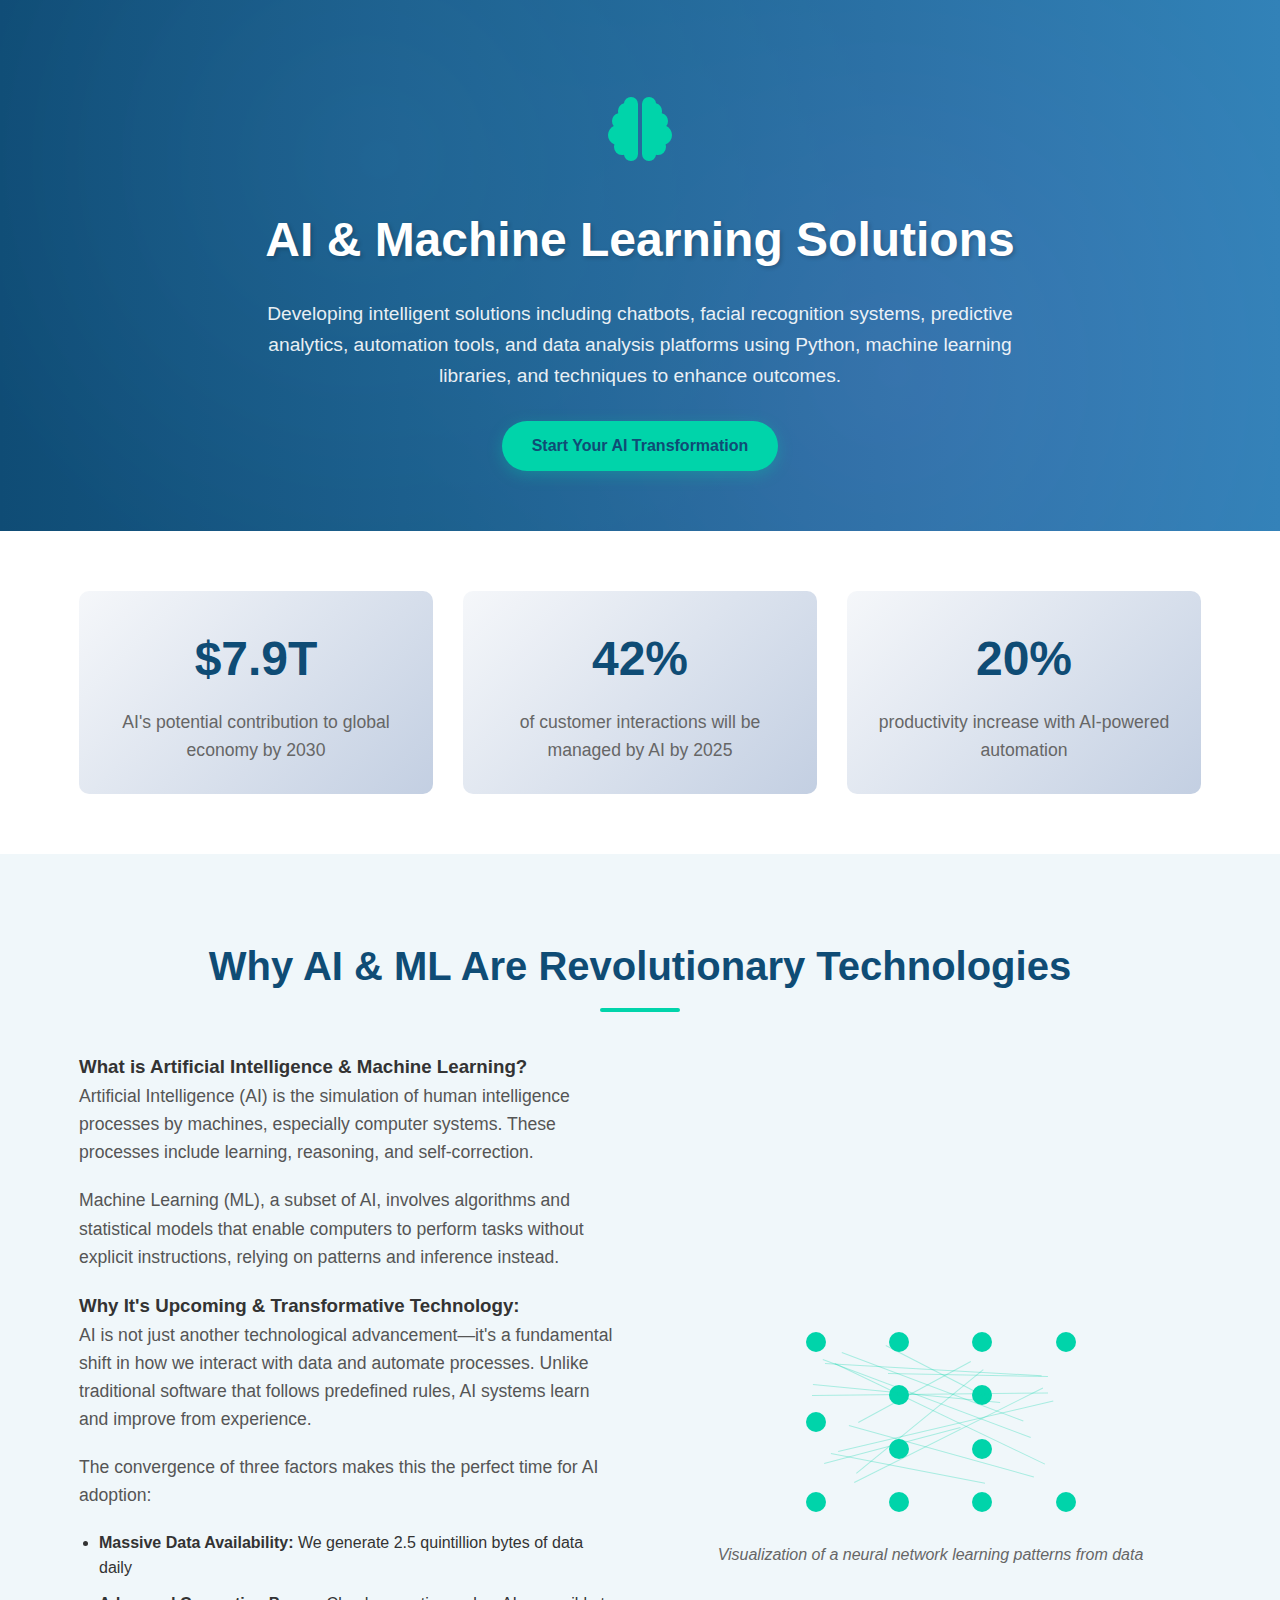
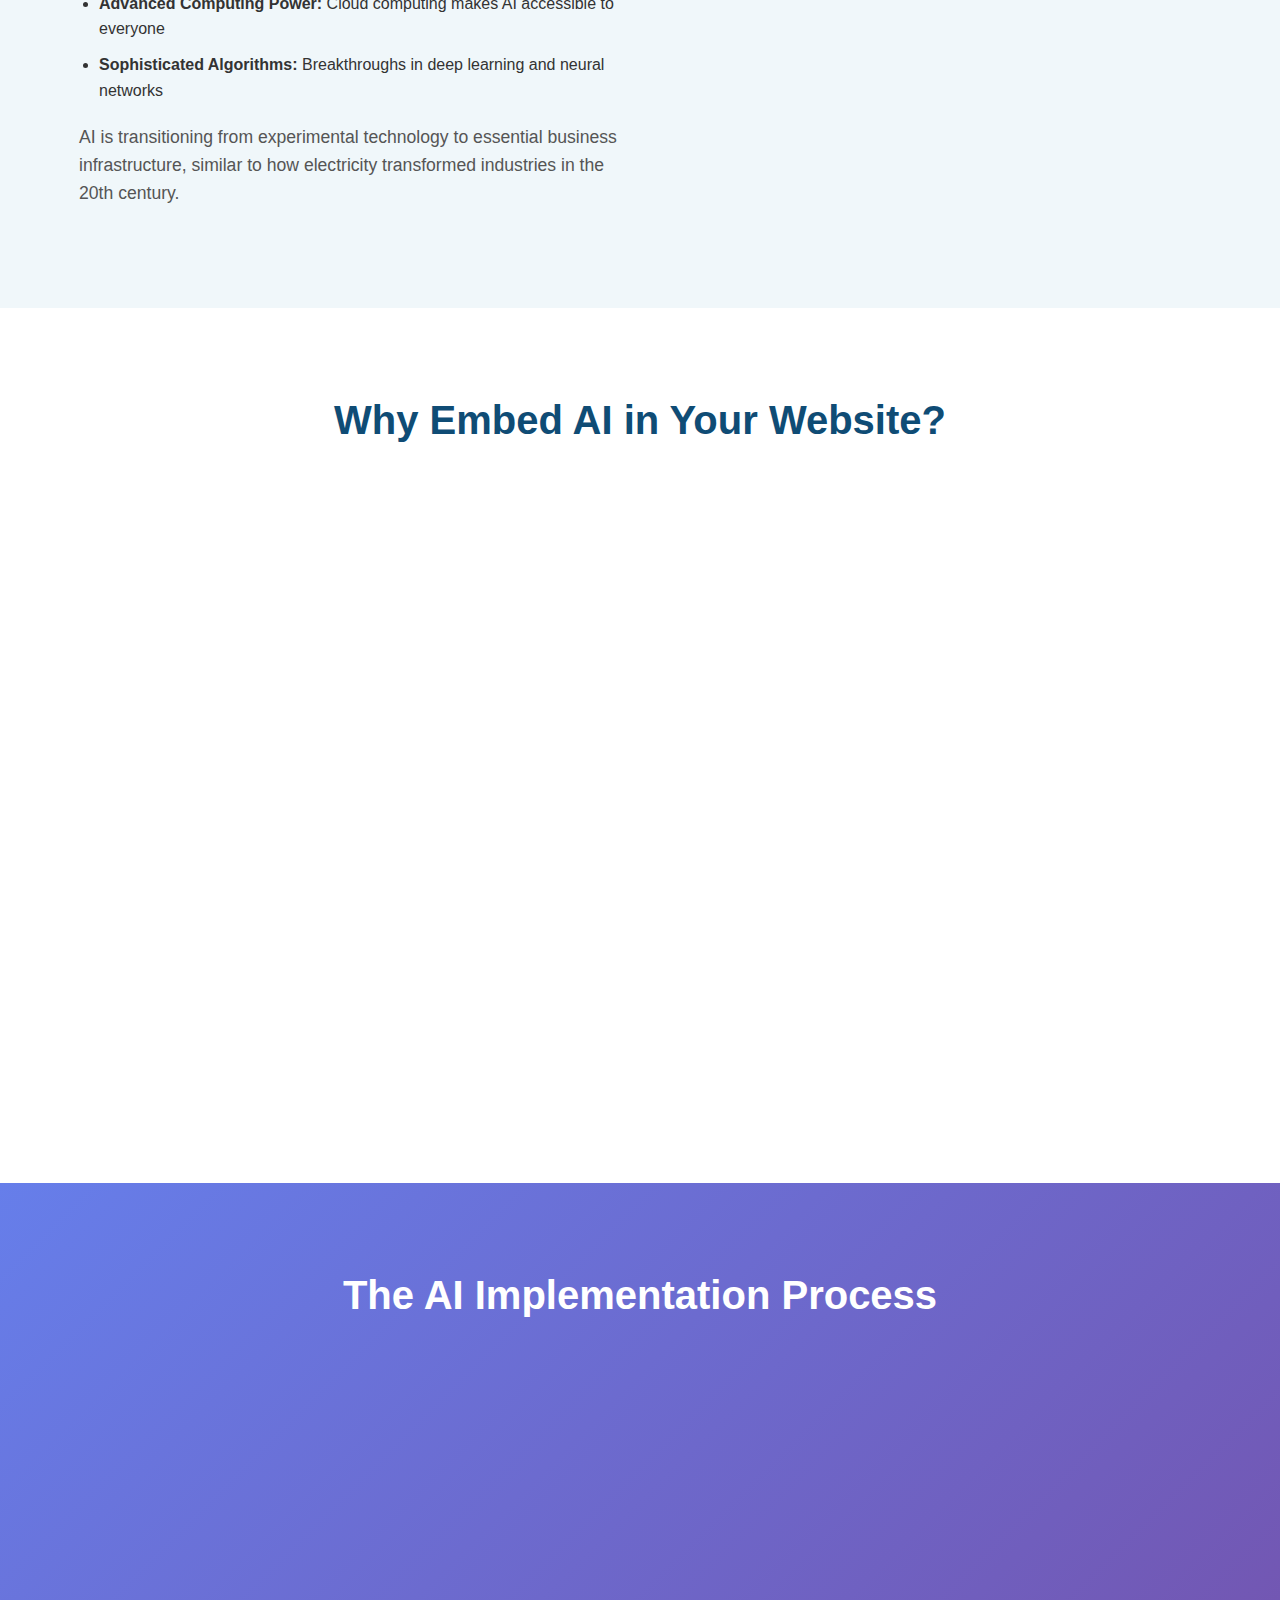
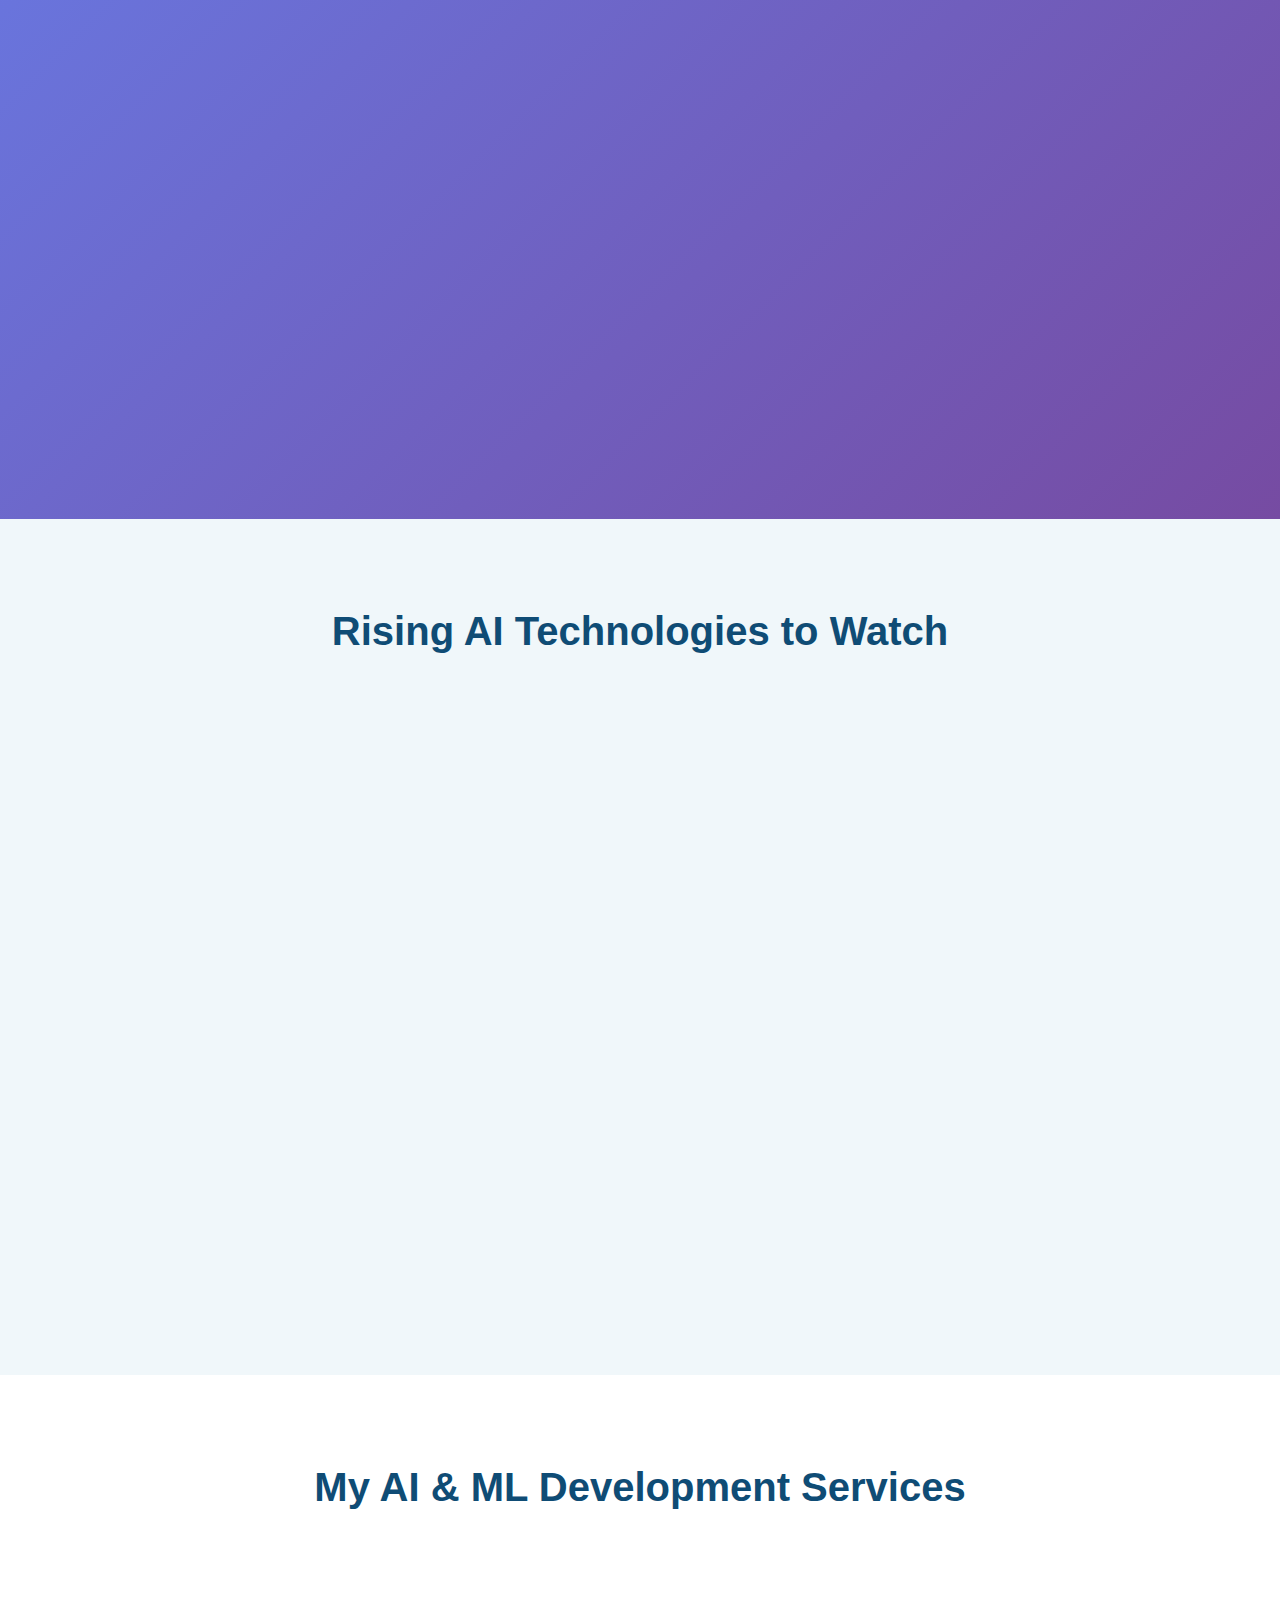
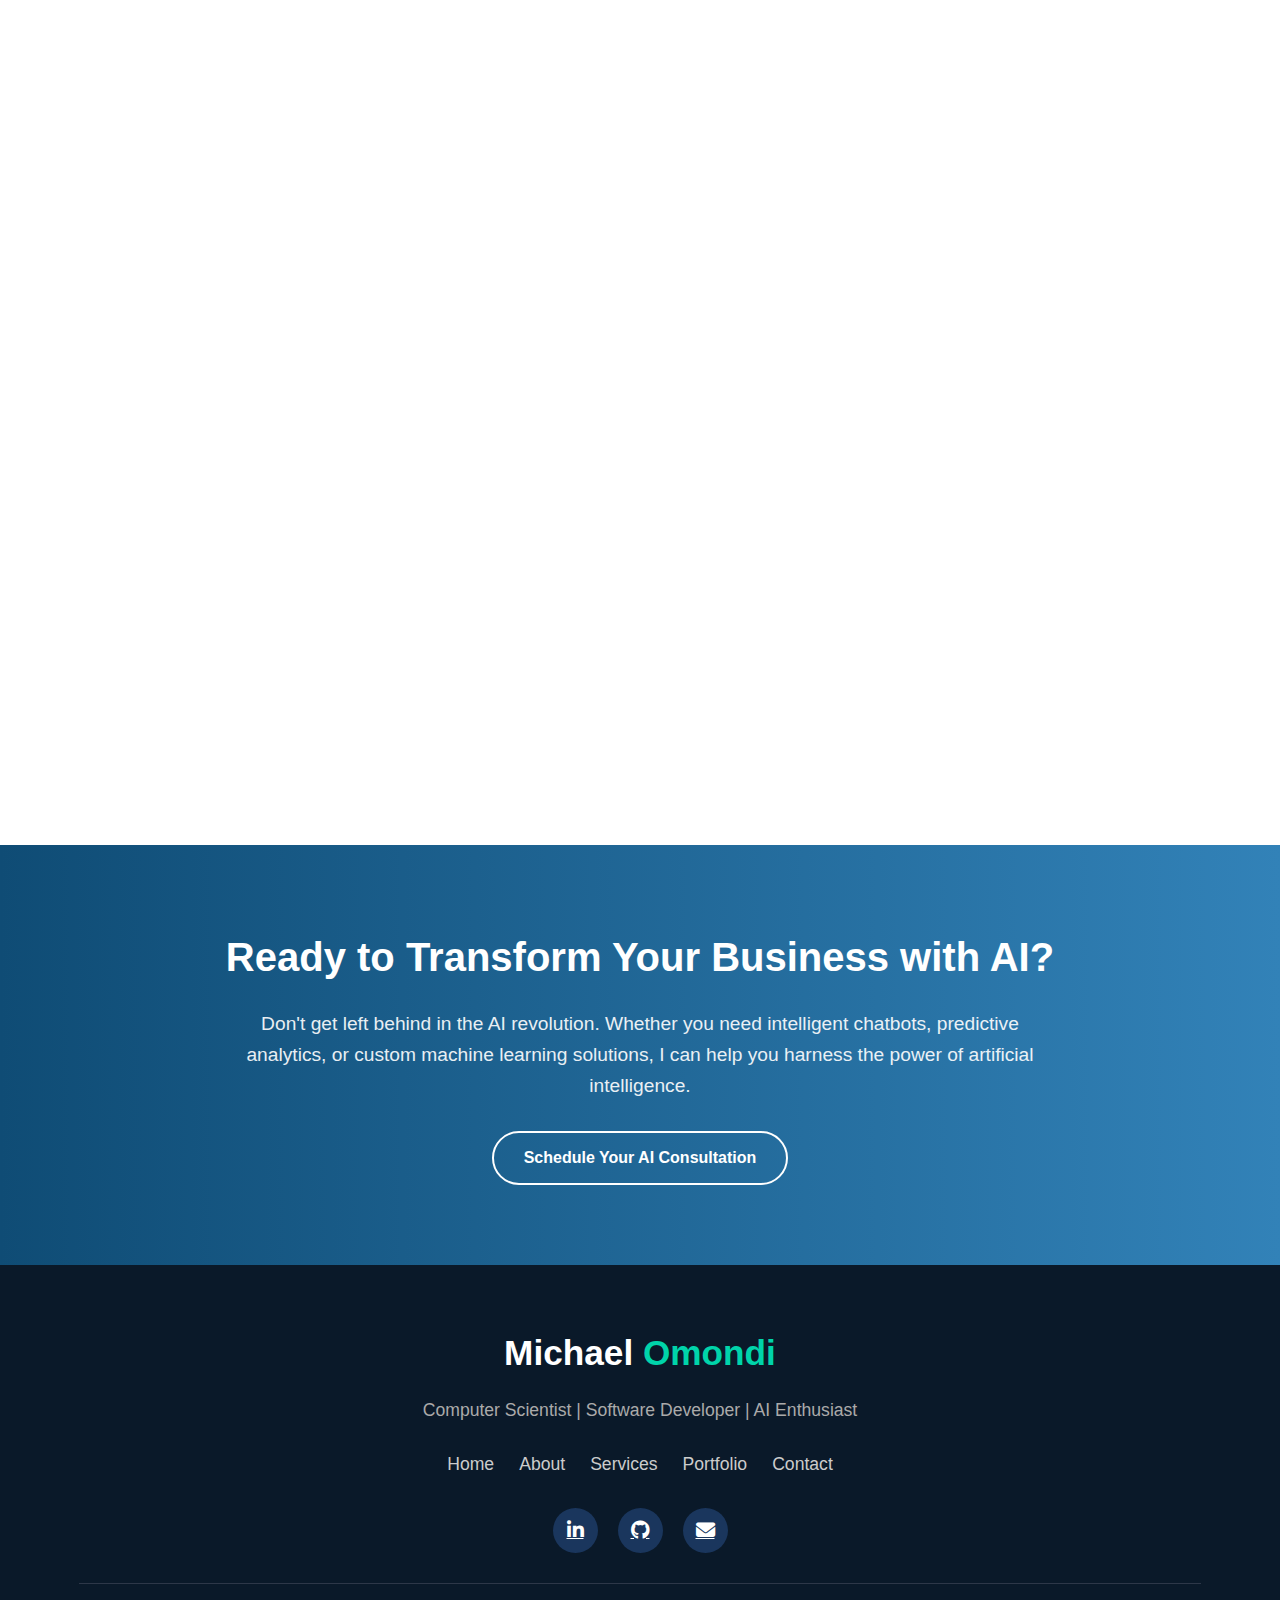
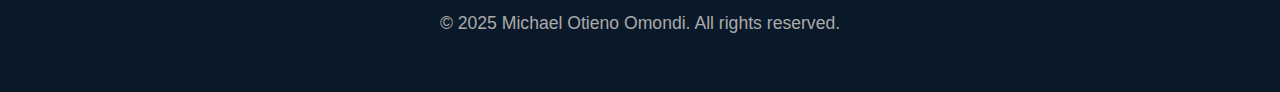
<file: machine.html>
<!DOCTYPE html>
<html lang="en">
<head>
    <meta charset="UTF-8">
    <meta name="viewport" content="width=device-width, initial-scale=1.0">
    <title>AI & Machine Learning Solutions | Michael Omondi</title>
    <link rel="stylesheet" href="https://cdnjs.cloudflare.com/ajax/libs/font-awesome/6.4.0/css/all.min.css">
    <style>
        /* Reset and Base Styles */
        * {
            margin: 0;
            padding: 0;
            box-sizing: border-box;
            font-family: 'Segoe UI', Tahoma, Geneva, Verdana, sans-serif;
        }

        body {
            line-height: 1.6;
            color: #333;
            background-color: #f8f9fa;
        }

        .container {
            width: 90%;
            max-width: 1200px;
            margin: 0 auto;
            padding: 0 15px;
        }

        /* Header Styles */
        header {
            background: linear-gradient(to right, #0f4c75, #3282b8);
            color: white;
            padding: 80px 0 60px;
            text-align: center;
            position: relative;
            overflow: hidden;
        }

        .header-bg {
            position: absolute;
            top: 0;
            left: 0;
            width: 100%;
            height: 100%;
            opacity: 0.1;
            background: radial-gradient(circle at 30% 30%, #64b5f6 0%, transparent 50%),
                        radial-gradient(circle at 70% 70%, #bb86fc 0%, transparent 50%);
        }

        header h1 {
            font-size: 3rem;
            margin-bottom: 20px;
            text-shadow: 2px 2px 4px rgba(0, 0, 0, 0.2);
            position: relative;
        }

        .ai-icon {
            font-size: 4rem;
            margin-bottom: 20px;
            color: #00d4aa;
            position: relative;
            animation: float 3s ease-in-out infinite;
        }

        @keyframes float {
            0%, 100% { transform: translateY(0); }
            50% { transform: translateY(-10px); }
        }

        header p {
            font-size: 1.2rem;
            max-width: 800px;
            margin: 0 auto 30px;
            opacity: 0.9;
            position: relative;
        }

        .cta-button {
            display: inline-block;
            background-color: #00d4aa;
            color: #0f4c75;
            padding: 12px 30px;
            border-radius: 30px;
            text-decoration: none;
            font-weight: bold;
            transition: all 0.3s ease;
            box-shadow: 0 4px 15px rgba(0, 212, 170, 0.3);
            position: relative;
        }

        .cta-button:hover {
            background-color: #00b894;
            transform: translateY(-3px);
            box-shadow: 0 6px 20px rgba(0, 212, 170, 0.4);
        }

        /* Stats Section */
        .stats {
            padding: 60px 0;
            background-color: white;
        }

        .stats-grid {
            display: grid;
            grid-template-columns: repeat(auto-fit, minmax(250px, 1fr));
            gap: 30px;
            text-align: center;
        }

        .stat-item {
            padding: 30px 20px;
            border-radius: 10px;
            background: linear-gradient(135deg, #f5f7fa 0%, #c3cfe2 100%);
        }

        .stat-number {
            font-size: 3rem;
            font-weight: bold;
            color: #0f4c75;
            margin-bottom: 10px;
        }

        .stat-text {
            color: #666;
            font-size: 1.1rem;
        }

        /* What is AI Section */
        .ai-intro {
            padding: 80px 0;
            background-color: #f0f7fa;
        }

        .ai-intro h2 {
            text-align: center;
            font-size: 2.5rem;
            margin-bottom: 40px;
            color: #0f4c75;
            position: relative;
        }

        .ai-intro h2:after {
            content: '';
            display: block;
            width: 80px;
            height: 4px;
            background: #00d4aa;
            margin: 10px auto 30px;
            border-radius: 2px;
        }

        .ai-content {
            display: flex;
            align-items: center;
            gap: 40px;
            flex-wrap: wrap;
        }

        .ai-text {
            flex: 1;
            min-width: 300px;
        }

        .ai-text p {
            font-size: 1.1rem;
            margin-bottom: 20px;
            color: #555;
        }

        .ai-visual {
            flex: 1;
            min-width: 300px;
            text-align: center;
        }

        .neural-network {
            width: 300px;
            height: 200px;
            position: relative;
            margin: 0 auto;
        }

        .node {
            position: absolute;
            width: 20px;
            height: 20px;
            background: #00d4aa;
            border-radius: 50%;
            animation: pulse 2s infinite;
        }

        .connection {
            position: absolute;
            background: rgba(0, 212, 170, 0.3);
            transform-origin: 0 0;
        }

        @keyframes pulse {
            0%, 100% { transform: scale(1); }
            50% { transform: scale(1.1); }
        }

        /* Benefits Section */
        .benefits {
            padding: 80px 0;
            background-color: white;
        }

        .benefits h2 {
            text-align: center;
            font-size: 2.5rem;
            margin-bottom: 50px;
            color: #0f4c75;
        }

        .benefits-grid {
            display: grid;
            grid-template-columns: repeat(auto-fit, minmax(300px, 1fr));
            gap: 30px;
        }

        .benefit-card {
            background: white;
            border-radius: 10px;
            padding: 30px;
            box-shadow: 0 5px 15px rgba(0, 0, 0, 0.05);
            transition: transform 0.3s ease, box-shadow 0.3s ease;
            border-top: 5px solid #00d4aa;
            border-left: 1px solid #e0e0e0;
            border-right: 1px solid #e0e0e0;
            border-bottom: 1px solid #e0e0e0;
        }

        .benefit-card:hover {
            transform: translateY(-10px);
            box-shadow: 0 15px 30px rgba(0, 0, 0, 0.1);
        }

        .benefit-card h3 {
            font-size: 1.5rem;
            margin-bottom: 15px;
            color: #0f4c75;
            display: flex;
            align-items: center;
            gap: 10px;
        }

        .benefit-card h3 i {
            color: #00d4aa;
            width: 30px;
        }

        /* Process Section */
        .process {
            padding: 80px 0;
            background: linear-gradient(135deg, #667eea 0%, #764ba2 100%);
            color: white;
        }

        .process h2 {
            text-align: center;
            font-size: 2.5rem;
            margin-bottom: 50px;
        }

        .process-steps {
            display: flex;
            flex-wrap: wrap;
            justify-content: center;
            gap: 30px;
            max-width: 1000px;
            margin: 0 auto;
        }

        .process-step {
            flex: 1;
            min-width: 200px;
            max-width: 220px;
            text-align: center;
            padding: 30px 20px;
            background: rgba(255, 255, 255, 0.1);
            border-radius: 10px;
            backdrop-filter: blur(10px);
            border: 1px solid rgba(255, 255, 255, 0.2);
        }

        .step-number {
            display: inline-block;
            width: 50px;
            height: 50px;
            line-height: 50px;
            background-color: #00d4aa;
            color: #0f4c75;
            border-radius: 50%;
            font-size: 1.5rem;
            font-weight: bold;
            margin-bottom: 20px;
        }

        .process-step h3 {
            margin-bottom: 15px;
            font-size: 1.3rem;
        }

        /* Technologies Section */
        .technologies {
            padding: 80px 0;
            background-color: #f0f7fa;
        }

        .technologies h2 {
            text-align: center;
            font-size: 2.5rem;
            margin-bottom: 50px;
            color: #0f4c75;
        }

        .tech-grid {
            display: grid;
            grid-template-columns: repeat(auto-fit, minmax(250px, 1fr));
            gap: 30px;
        }

        .tech-card {
            background: white;
            border-radius: 10px;
            padding: 25px;
            text-align: center;
            box-shadow: 0 5px 15px rgba(0, 0, 0, 0.05);
            transition: all 0.3s ease;
        }

        .tech-card:hover {
            transform: translateY(-5px);
            box-shadow: 0 10px 25px rgba(0, 0, 0, 0.1);
        }

        .tech-icon {
            font-size: 3rem;
            color: #0f4c75;
            margin-bottom: 15px;
        }

        /* Services Section */
        .services {
            padding: 80px 0;
            background-color: white;
        }

        .services h2 {
            text-align: center;
            font-size: 2.5rem;
            margin-bottom: 50px;
            color: #0f4c75;
        }

        .services-grid {
            display: grid;
            grid-template-columns: repeat(auto-fit, minmax(300px, 1fr));
            gap: 30px;
        }

        .service-card {
            background: white;
            border-radius: 10px;
            padding: 30px;
            box-shadow: 0 5px 15px rgba(0, 0, 0, 0.05);
            transition: transform 0.3s ease, box-shadow 0.3s ease;
            border-top: 5px solid #00d4aa;
        }

        .service-card:hover {
            transform: translateY(-10px);
            box-shadow: 0 15px 30px rgba(0, 0, 0, 0.1);
        }

        .service-card h3 {
            font-size: 1.5rem;
            margin-bottom: 15px;
            color: #0f4c75;
            display: flex;
            align-items: center;
            gap: 10px;
        }

        .service-card h3 i {
            color: #00d4aa;
            width: 30px;
        }

        .service-details {
            margin-top: 15px;
            padding-left: 20px;
        }

        .service-details li {
            margin-bottom: 8px;
            color: #555;
            position: relative;
        }

        .service-details li:before {
            content: "▸";
            color: #00d4aa;
            font-weight: bold;
            position: absolute;
            left: -20px;
        }

        /* CTA Section */
        .cta-section {
            padding: 80px 0;
            background: linear-gradient(to right, #0f4c75, #3282b8);
            color: white;
            text-align: center;
        }

        .cta-section h2 {
            font-size: 2.5rem;
            margin-bottom: 20px;
        }

        .cta-section p {
            font-size: 1.2rem;
            max-width: 800px;
            margin: 0 auto 30px;
            opacity: 0.9;
        }

        .secondary-button {
            display: inline-block;
            background-color: transparent;
            color: white;
            padding: 12px 30px;
            border-radius: 30px;
            text-decoration: none;
            font-weight: bold;
            border: 2px solid white;
            transition: all 0.3s ease;
        }

        .secondary-button:hover {
            background-color: white;
            color: #0f4c75;
        }

        /* Footer Styles */
        footer {
            background-color: #0a1929;
            color: #ccc;
            padding: 60px 0 30px;
        }

        .footer-content {
            text-align: center;
        }

        .footer-logo {
            font-size: 2.2rem;
            font-weight: 700;
            color: white;
            margin-bottom: 15px;
        }

        .footer-logo span {
            color: #00d4aa;
        }

        footer p {
            margin-bottom: 25px;
            font-size: 1.1rem;
            max-width: 700px;
            margin-left: auto;
            margin-right: auto;
            color: #aaa;
        }

        .footer-links {
            display: flex;
            justify-content: center;
            flex-wrap: wrap;
            gap: 25px;
            margin-bottom: 30px;
        }

        .footer-links a {
            color: #ccc;
            text-decoration: none;
            font-weight: 500;
            transition: color 0.3s ease;
            font-size: 1.1rem;
        }

        .footer-links a:hover {
            color: #00d4aa;
        }

        .social-links {
            display: flex;
            justify-content: center;
            gap: 20px;
            margin-bottom: 30px;
        }

        .social-links a {
            display: inline-flex;
            align-items: center;
            justify-content: center;
            width: 45px;
            height: 45px;
            background-color: #1a365d;
            color: white;
            border-radius: 50%;
            font-size: 1.2rem;
            transition: all 0.3s ease;
        }

        .social-links a:hover {
            background-color: #00d4aa;
            transform: translateY(-5px);
        }

        .copyright {
            border-top: 1px solid #2d3748;
            padding-top: 25px;
            color: #888;
            font-size: 0.9rem;
        }

        /* Responsive Design */
        @media (max-width: 768px) {
            header h1 {
                font-size: 2.5rem;
            }
            
            .ai-intro h2, .benefits h2, .process h2, 
            .technologies h2, .services h2, .cta-section h2 {
                font-size: 2rem;
            }
            
            .footer-links {
                gap: 15px;
            }
            
            .footer-links a {
                font-size: 1rem;
            }
            
            .process-steps {
                flex-direction: column;
                align-items: center;
            }
            
            .process-step {
                max-width: 100%;
            }
        }
    </style>
</head>
<body>
    <!-- Header Section -->
    <header>
        <div class="header-bg"></div>
        <div class="container">
            <div class="ai-icon">
                <i class="fas fa-brain"></i>
            </div>
            <h1>AI & Machine Learning Solutions</h1>
            <p>Developing intelligent solutions including chatbots, facial recognition systems, predictive analytics, automation tools, and data analysis platforms using Python, machine learning libraries, and techniques to enhance outcomes.</p>
            <a href="#contact-form-container" class="cta-button">Start Your AI Transformation</a>
        </div>
    </header>

    <!-- Stats Section -->
    <section class="stats">
        <div class="container">
            <div class="stats-grid">
                <div class="stat-item">
                    <div class="stat-number">$15.7T</div>
                    <div class="stat-text">AI's potential contribution to global economy by 2030</div>
                </div>
                <div class="stat-item">
                    <div class="stat-number">85%</div>
                    <div class="stat-text">of customer interactions will be managed by AI by 2025</div>
                </div>
                <div class="stat-item">
                    <div class="stat-number">40%</div>
                    <div class="stat-text">productivity increase with AI-powered automation</div>
                </div>
            </div>
        </div>
    </section>

    <!-- What is AI Section -->
    <section class="ai-intro">
        <div class="container">
            <h2>Why AI & ML Are Revolutionary Technologies</h2>
            <div class="ai-content">
                <div class="ai-text">
                    <h3>What is Artificial Intelligence & Machine Learning?</h3>
                    <p>Artificial Intelligence (AI) is the simulation of human intelligence processes by machines, especially computer systems. These processes include learning, reasoning, and self-correction.</p>
                    
                    <p>Machine Learning (ML), a subset of AI, involves algorithms and statistical models that enable computers to perform tasks without explicit instructions, relying on patterns and inference instead.</p>
                    
                    <h3>Why It's Upcoming & Transformative Technology:</h3>
                    <p>AI is not just another technological advancement—it's a fundamental shift in how we interact with data and automate processes. Unlike traditional software that follows predefined rules, AI systems learn and improve from experience.</p>
                    
                    <p>The convergence of three factors makes this the perfect time for AI adoption:</p>
                    <ul style="padding-left: 20px; margin-bottom: 20px;">
                        <li style="margin-bottom: 10px;"><strong>Massive Data Availability:</strong> We generate 2.5 quintillion bytes of data daily</li>
                        <li style="margin-bottom: 10px;"><strong>Advanced Computing Power:</strong> Cloud computing makes AI accessible to everyone</li>
                        <li style="margin-bottom: 10px;"><strong>Sophisticated Algorithms:</strong> Breakthroughs in deep learning and neural networks</li>
                    </ul>
                    
                    <p>AI is transitioning from experimental technology to essential business infrastructure, similar to how electricity transformed industries in the 20th century.</p>
                </div>
                <div class="ai-visual">
                    <div class="neural-network" id="neuralNetwork"></div>
                    <div style="margin-top: 30px; font-style: italic; color: #666;">
                        <p>Visualization of a neural network learning patterns from data</p>
                    </div>
                </div>
            </div>
        </div>
    </section>

    <!-- Benefits Section -->
    <section class="benefits">
        <div class="container">
            <h2>Why Embed AI in Your Website?</h2>
            <div class="benefits-grid">
                <div class="benefit-card">
                    <h3><i class="fas fa-rocket"></i> Enhanced User Experience</h3>
                    <p>AI-powered websites learn user preferences and behavior to deliver personalized content, recommendations, and interfaces in real-time.</p>
                </div>
                
                <div class="benefit-card">
                    <h3><i class="fas fa-robot"></i> 24/7 Customer Support</h3>
                    <p>Intelligent chatbots handle common queries instantly, reducing response times from hours to seconds while freeing human agents for complex issues.</p>
                </div>
                
                <div class="benefit-card">
                    <h3><i class="fas fa-chart-line"></i> Data-Driven Decisions</h3>
                    <p>ML algorithms analyze user behavior patterns to provide actionable insights for improving conversions, content strategy, and user engagement.</p>
                </div>
                
                <div class="benefit-card">
                    <h3><i class="fas fa-shield-alt"></i> Advanced Security</h3>
                    <p>AI detects unusual patterns and potential threats in real-time, offering superior protection against fraud, hacking attempts, and malicious activities.</p>
                </div>
                
                <div class="benefit-card">
                    <h3><i class="fas fa-search"></i> Smart Search & Discovery</h3>
                    <p>Natural Language Processing (NLP) enables semantic search that understands user intent, delivering more relevant results than traditional keyword matching.</p>
                </div>
                
                <div class="benefit-card">
                    <h3><i class="fas fa-cogs"></i> Process Automation</h3>
                    <p>Automate repetitive tasks like data entry, content moderation, and customer segmentation, allowing your team to focus on creative and strategic work.</p>
                </div>
            </div>
        </div>
    </section>

    <!-- Process Section -->
    <section class="process">
        <div class="container">
            <h2>The AI Implementation Process</h2>
            <div class="process-steps">
                <div class="process-step">
                    <div class="step-number">1</div>
                    <h3>Discovery & Analysis</h3>
                    <p>Identify business problems that AI can solve and analyze available data sources.</p>
                </div>
                
                <div class="process-step">
                    <div class="step-number">2</div>
                    <h3>Data Preparation</h3>
                    <p>Collect, clean, and structure data for training machine learning models.</p>
                </div>
                
                <div class="process-step">
                    <div class="step-number">3</div>
                    <h3>Model Development</h3>
                    <p>Select appropriate algorithms and train models using Python and ML libraries.</p>
                </div>
                
                <div class="process-step">
                    <div class="step-number">4</div>
                    <h3>Integration</h3>
                    <p>Embed AI capabilities into your website through APIs and custom interfaces.</p>
                </div>
                
                <div class="process-step">
                    <div class="step-number">5</div>
                    <h3>Testing & Optimization</h3>
                    <p>Validate performance, fine-tune models, and optimize for real-world conditions.</p>
                </div>
            </div>
        </div>
    </section>

    <!-- Rising Technologies Section -->
    <section class="technologies">
        <div class="container">
            <h2>Rising AI Technologies to Watch</h2>
            <div class="tech-grid">
                <div class="tech-card">
                    <div class="tech-icon">
                        <i class="fas fa-language"></i>
                    </div>
                    <h3>Large Language Models (LLMs)</h3>
                    <p>Advanced models like GPT-4 for human-like text generation and understanding.</p>
                </div>
                
                <div class="tech-card">
                    <div class="tech-icon">
                        <i class="fas fa-eye"></i>
                    </div>
                    <h3>Computer Vision</h3>
                    <p>Image and video analysis for facial recognition, object detection, and visual search.</p>
                </div>
                
                <div class="tech-card">
                    <div class="tech-icon">
                        <i class="fas fa-robot"></i>
                    </div>
                    <h3>Generative AI</h3>
                    <p>Creating original content including images, text, code, and designs from prompts.</p>
                </div>
                
                <div class="tech-card">
                    <div class="tech-icon">
                        <i class="fas fa-network-wired"></i>
                    </div>
                    <h3>Reinforcement Learning</h3>
                    <p>AI systems that learn optimal behavior through trial and error interactions.</p>
                </div>
                
                <div class="tech-card">
                    <div class="tech-icon">
                        <i class="fas fa-microchip"></i>
                    </div>
                    <h3>Edge AI</h3>
                    <p>Running AI algorithms directly on devices for faster response and privacy.</p>
                </div>
                
                <div class="tech-card">
                    <div class="tech-icon">
                        <i class="fas fa-exchange-alt"></i>
                    </div>
                    <h3>Transfer Learning</h3>
                    <p>Applying knowledge from one domain to solve problems in related domains.</p>
                </div>
            </div>
        </div>
    </section>

    <!-- Services Section -->
    <section class="services">
        <div class="container">
            <h2>My AI & ML Development Services</h2>
            <div class="services-grid">
                <div class="service-card">
                    <h3><i class="fas fa-comments"></i> Intelligent Chatbots</h3>
                    <p>AI-powered conversational agents that understand natural language and provide contextual responses.</p>
                    <ul class="service-details">
                        <li>Natural Language Processing (NLP)</li>
                        <li>Sentiment analysis</li>
                        <li>Multi-language support</li>
                        <li>Integration with CRM systems</li>
                    </ul>
                </div>
                
                <div class="service-card">
                    <h3><i class="fas fa-user-check"></i> Facial Recognition Systems</h3>
                    <p>Advanced computer vision systems for identity verification and personalized experiences.</p>
                    <ul class="service-details">
                        <li>Real-time face detection</li>
                        <li>Emotion recognition</li>
                        <li>Age and gender estimation</li>
                        <li>Secure authentication</li>
                    </ul>
                </div>
                
                <div class="service-card">
                    <h3><i class="fas fa-chart-line"></i> Predictive Analytics</h3>
                    <p>ML models that forecast trends, user behavior, and business outcomes with high accuracy.</p>
                    <ul class="service-details">
                        <li>Customer churn prediction</li>
                        <li>Sales forecasting</li>
                        <li>Risk assessment models</li>
                        <li>Anomaly detection</li>
                    </ul>
                </div>
                
                <div class="service-card">
                    <h3><i class="fas fa-cogs"></i> Automation Tools</h3>
                    <p>Intelligent systems that automate repetitive tasks and business processes.</p>
                    <ul class="service-details">
                        <li>Workflow automation</li>
                        <li>Document processing</li>
                        <li>Data extraction</li>
                        <li>Process optimization</li>
                    </ul>
                </div>
                
                <div class="service-card">
                    <h3><i class="fas fa-database"></i> Data Analysis Platforms</h3>
                    <p>Custom platforms for extracting insights from large datasets using machine learning.</p>
                    <ul class="service-details">
                        <li>Pattern recognition</li>
                        <li>Cluster analysis</li>
                        <li>Recommendation engines</li>
                        <li>Real-time analytics</li>
                    </ul>
                </div>
                
                <div class="service-card">
                    <h3><i class="fas fa-brain"></i> Custom ML Models</h3>
                    <p>Tailored machine learning solutions for specific business problems and datasets.</p>
                    <ul class="service-details">
                        <li>Algorithm selection & tuning</li>
                        <li>Model training & validation</li>
                        <li>Performance optimization</li>
                        <li>Deployment & maintenance</li>
                    </ul>
                </div>
            </div>
        </div>
    </section>

    <!-- CTA Section -->
    <section class="cta-section">
        <div class="container">
            <h2>Ready to Transform Your Business with AI?</h2>
            <p>Don't get left behind in the AI revolution. Whether you need intelligent chatbots, predictive analytics, or custom machine learning solutions, I can help you harness the power of artificial intelligence.</p>
            <a href="#contact-form-container" class="secondary-button">Schedule Your AI Consultation</a>
        </div>
    </section>

    <!-- Footer -->
    <footer>
        <div class="container">
            <div class="footer-content">
                <div class="footer-logo">
                    Michael<span> Omondi</span>
                </div>
                <p>Computer Scientist | Software Developer | AI Enthusiast</p>
                
                <!-- Quick Links in Footer -->
                <div class="footer-links">
                    <a href="#home" data-section="home">Home</a>
                    <a href="#about" data-section="about">About</a>
                    <a href="#services" data-section="services">Services</a>
                    <a href="#portfolio" data-section="portfolio">Portfolio</a>
                    <a href="#contact" data-section="contact">Contact</a>
                </div>
                
                <div class="social-links">
                    <a href="https://linkedin.com/in/michael-omondi-081591260" target="_blank"><i class="fab fa-linkedin-in"></i></a>
                    <a href="https://github.com/MIKE2634" target="_blank"><i class="fab fa-github"></i></a>
                    <a href="#contact-form-container"><i class="fas fa-envelope"></i></a>
                </div>
                <div class="copyright">
                    <p>&copy; 2025 Michael Otieno Omondi. All rights reserved.</p>
                </div>
            </div>
        </div>
    </footer>

    <script>
        // Create neural network visualization
        function createNeuralNetwork() {
            const container = document.getElementById('neuralNetwork');
            if (!container) return;
            
            container.innerHTML = '';
            
            const layers = 4;
            const nodesPerLayer = [3, 4, 4, 2];
            
            // Create nodes
            for (let layer = 0; layer < layers; layer++) {
                for (let node = 0; node < nodesPerLayer[layer]; node++) {
                    const nodeElement = document.createElement('div');
                    nodeElement.className = 'node';
                    
                    const x = (layer / (layers - 1)) * 250 + 25;
                    const y = (node / (nodesPerLayer[layer] - 1)) * 160 + 20;
                    
                    nodeElement.style.left = x + 'px';
                    nodeElement.style.top = y + 'px';
                    
                    // Add animation delay
                    nodeElement.style.animationDelay = (layer * 0.5 + node * 0.1) + 's';
                    
                    container.appendChild(nodeElement);
                }
            }
            
            // Create connections (simplified for performance)
            for (let i = 0; i < 15; i++) {
                const connection = document.createElement('div');
                connection.className = 'connection';
                
                const startX = Math.random() * 100 + 25;
                const startY = Math.random() * 160 + 20;
                const endX = Math.random() * 100 + 175;
                const endY = Math.random() * 160 + 20;
                
                const length = Math.sqrt(Math.pow(endX - startX, 2) + Math.pow(endY - startY, 2));
                const angle = Math.atan2(endY - startY, endX - startX) * 180 / Math.PI;
                
                connection.style.width = length + 'px';
                connection.style.height = '1px';
                connection.style.left = startX + 'px';
                connection.style.top = startY + 'px';
                connection.style.transform = `rotate(${angle}deg)`;
                
                container.appendChild(connection);
            }
        }
        
        // Smooth scrolling for navigation links
        document.querySelectorAll('a[href^="#"]').forEach(anchor => {
            anchor.addEventListener('click', function(e) {
                e.preventDefault();
                
                const targetId = this.getAttribute('href');
                if(targetId === '#') return;
                
                const targetElement = document.querySelector(targetId);
                if(targetElement) {
                    window.scrollTo({
                        top: targetElement.offsetTop - 80,
                        behavior: 'smooth'
                    });
                }
            });
        });
        
        // Animated stats counter
        const statNumbers = document.querySelectorAll('.stat-number');
        const statsSection = document.querySelector('.stats');
        
        const animateStats = () => {
            statNumbers.forEach(stat => {
                const originalText = stat.textContent;
                let target;
                
                if (originalText.includes('$')) {
                    target = parseFloat(originalText.replace('$', '').replace('T', ''));
                } else {
                    target = parseInt(originalText.replace('%', ''));
                }
                
                let current = 0;
                const increment = target / 50;
                const timer = setInterval(() => {
                    current += increment;
                    if(current >= target) {
                        current = target;
                        clearInterval(timer);
                    }
                    
                    if (originalText.includes('$')) {
                        stat.textContent = '$' + current.toFixed(1) + 'T';
                    } else if (originalText.includes('%')) {
                        stat.textContent = Math.floor(current) + '%';
                    }
                }, 30);
            });
        };
        
        // Intersection Observer for animations
        const observerOptions = {
            threshold: 0.1
        };
        
        const observer = new IntersectionObserver((entries) => {
            entries.forEach(entry => {
                if(entry.isIntersecting) {
                    if(entry.target.classList.contains('benefit-card') || 
                       entry.target.classList.contains('service-card') ||
                       entry.target.classList.contains('tech-card')) {
                        entry.target.style.opacity = '1';
                        entry.target.style.transform = 'translateY(0)';
                    }
                    
                    if(entry.target.classList.contains('process-step')) {
                        entry.target.style.opacity = '1';
                        entry.target.style.transform = 'translateY(0)';
                    }
                    
                    if(entry.target.id === 'stats' || entry.target.classList.contains('stats')) {
                        animateStats();
                    }
                }
            });
        }, observerOptions);
        
        // Observe elements
        document.querySelectorAll('.benefit-card, .service-card, .tech-card').forEach(card => {
            card.style.opacity = '0';
            card.style.transform = 'translateY(20px)';
            card.style.transition = 'opacity 0.5s ease, transform 0.5s ease';
            observer.observe(card);
        });
        
        document.querySelectorAll('.process-step').forEach(step => {
            step.style.opacity = '0';
            step.style.transform = 'translateY(20px)';
            step.style.transition = 'opacity 0.5s ease, transform 0.5s ease';
            observer.observe(step);
        });
        
        if (statsSection) observer.observe(statsSection);
        
        // Initialize neural network on load
        document.addEventListener('DOMContentLoaded', function() {
            createNeuralNetwork();
            
            // Recreate neural network on window resize
            let resizeTimer;
            window.addEventListener('resize', function() {
                clearTimeout(resizeTimer);
                resizeTimer = setTimeout(createNeuralNetwork, 250);
            });
        });
        
        // Header background animation
        const headerBg = document.querySelector('.header-bg');
        if(headerBg) {
            window.addEventListener('scroll', () => {
                const scrollPosition = window.scrollY;
                headerBg.style.transform = `translateY(${scrollPosition * 0.3}px)`;
            });
        }
    </script>
</body>
</html>
</file>
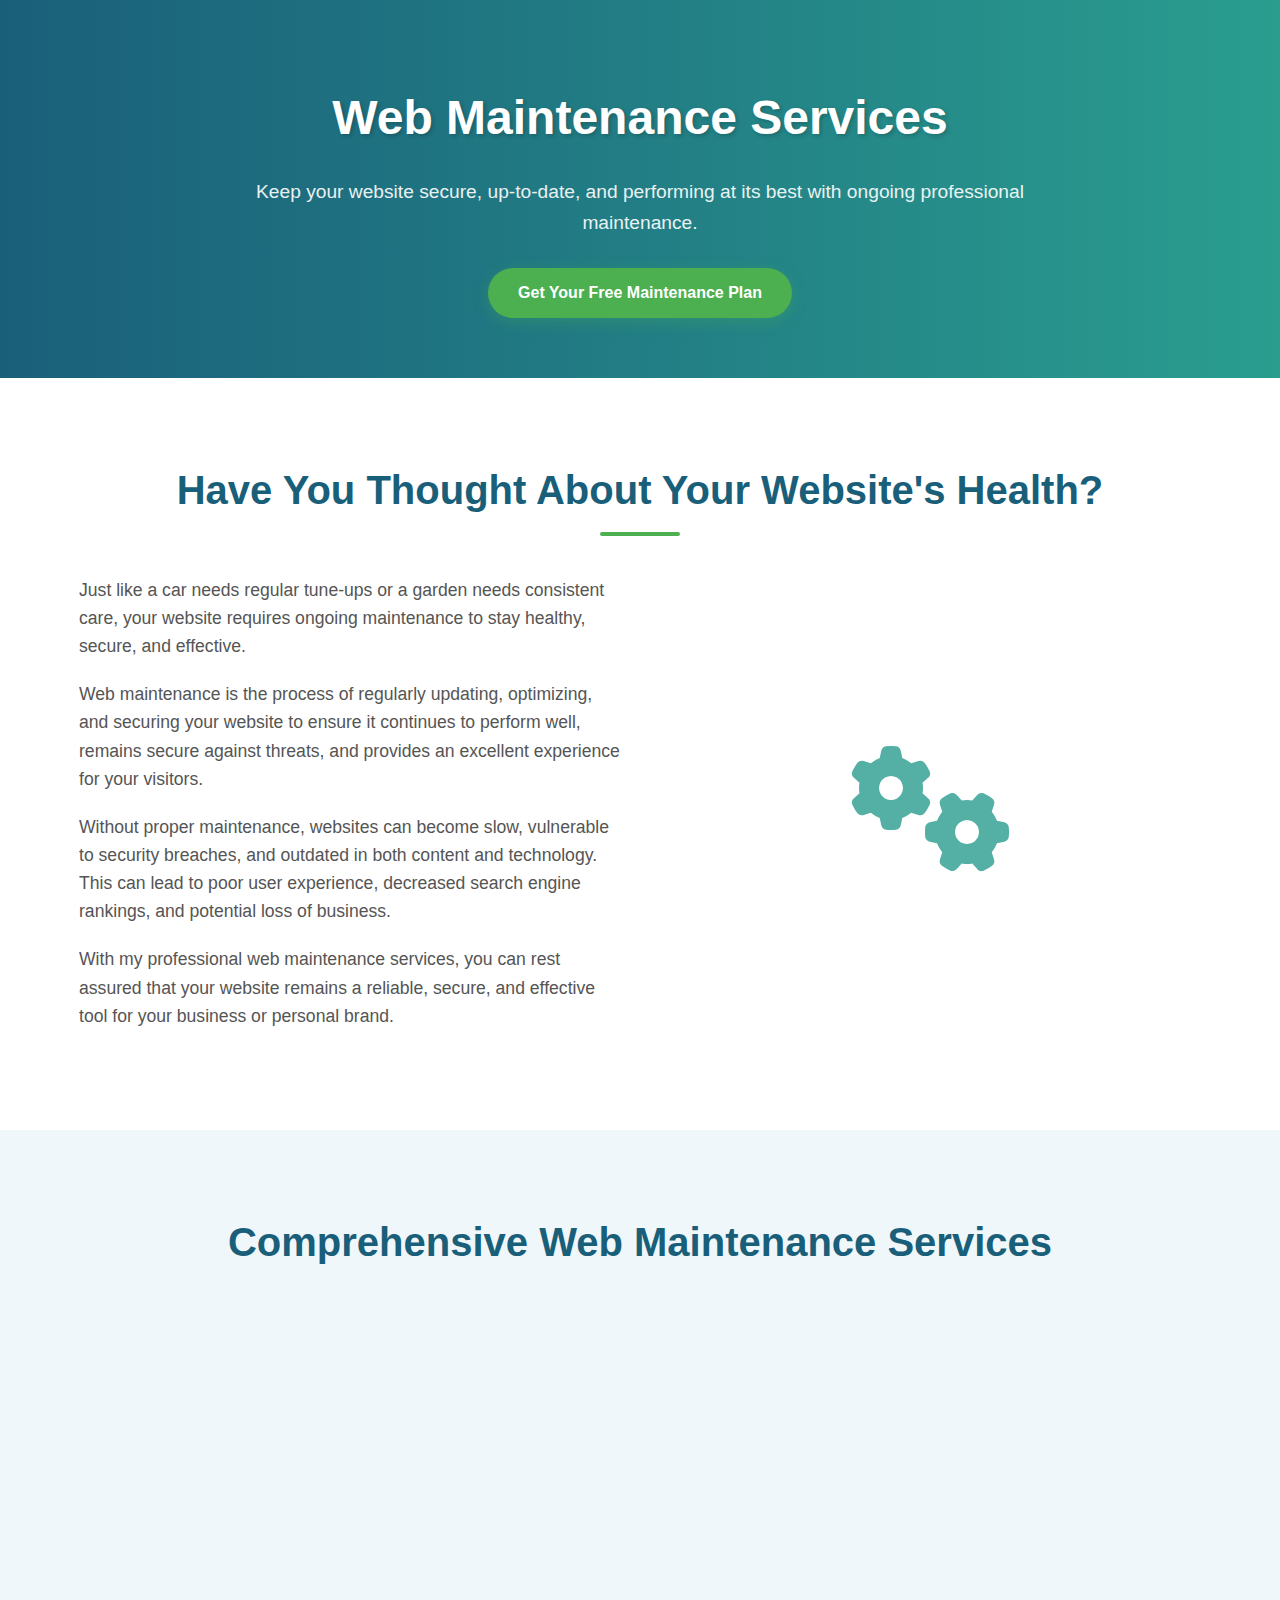
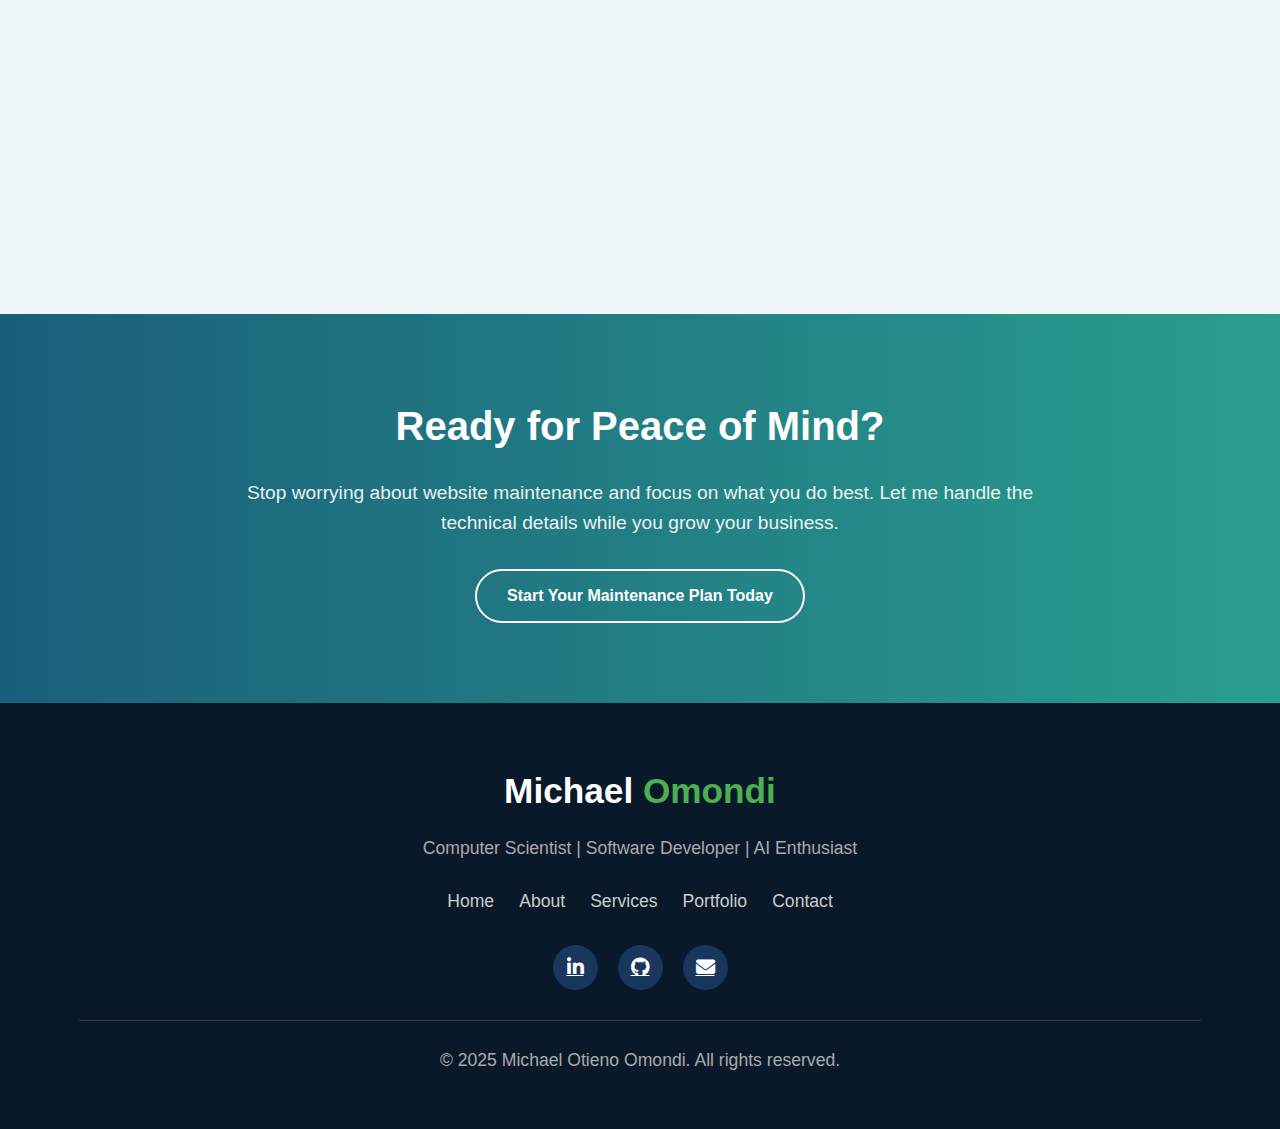
<file: maintenance.html>
<!DOCTYPE html>
<html lang="en">
<head>
    <meta charset="UTF-8">
    <meta name="viewport" content="width=device-width, initial-scale=1.0">
    <title>Web Maintenance Services | Michael Omondi</title>
    <link rel="stylesheet" href="https://cdnjs.cloudflare.com/ajax/libs/font-awesome/6.4.0/css/all.min.css">
    <style>
        /* Reset and Base Styles */
        * {
            margin: 0;
            padding: 0;
            box-sizing: border-box;
            font-family: 'Segoe UI', Tahoma, Geneva, Verdana, sans-serif;
        }

        body {
            line-height: 1.6;
            color: #333;
            background-color: #f8f9fa;
        }

        .container {
            width: 90%;
            max-width: 1200px;
            margin: 0 auto;
            padding: 0 15px;
        }

        /* Header Styles */
        header {
            background: linear-gradient(to right, #1a5f7a, #2a9d8f);
            color: white;
            padding: 80px 0 60px;
            text-align: center;
        }

        header h1 {
            font-size: 3rem;
            margin-bottom: 20px;
            text-shadow: 2px 2px 4px rgba(0, 0, 0, 0.2);
        }

        header p {
            font-size: 1.2rem;
            max-width: 800px;
            margin: 0 auto 30px;
            opacity: 0.9;
        }

        .cta-button {
            display: inline-block;
            background-color: #4CAF50;
            color: white;
            padding: 12px 30px;
            border-radius: 30px;
            text-decoration: none;
            font-weight: bold;
            transition: all 0.3s ease;
            box-shadow: 0 4px 15px rgba(76, 175, 80, 0.3);
        }

        .cta-button:hover {
            background-color: #3d8b40;
            transform: translateY(-3px);
            box-shadow: 0 6px 20px rgba(76, 175, 80, 0.4);
        }

        /* Intro Section */
        .intro {
            padding: 80px 0;
            background-color: white;
        }

        .intro h2 {
            text-align: center;
            font-size: 2.5rem;
            margin-bottom: 40px;
            color: #1a5f7a;
            position: relative;
        }

        .intro h2:after {
            content: '';
            display: block;
            width: 80px;
            height: 4px;
            background: #4CAF50;
            margin: 10px auto 30px;
            border-radius: 2px;
        }

        .intro-content {
            display: flex;
            align-items: center;
            gap: 40px;
            flex-wrap: wrap;
        }

        .intro-text {
            flex: 1;
            min-width: 300px;
        }

        .intro-text p {
            font-size: 1.1rem;
            margin-bottom: 20px;
            color: #555;
        }

        .intro-image {
            flex: 1;
            min-width: 300px;
            text-align: center;
        }

        .maintenance-icon {
            font-size: 8rem;
            color: #2a9d8f;
            opacity: 0.8;
        }

        /* Services Section */
        .services {
            padding: 80px 0;
            background-color: #f0f7fa;
        }

        .services h2 {
            text-align: center;
            font-size: 2.5rem;
            margin-bottom: 50px;
            color: #1a5f7a;
        }

        .services-grid {
            display: grid;
            grid-template-columns: repeat(auto-fit, minmax(300px, 1fr));
            gap: 30px;
        }

        .service-card {
            background: white;
            border-radius: 10px;
            padding: 30px;
            box-shadow: 0 5px 15px rgba(0, 0, 0, 0.05);
            transition: transform 0.3s ease, box-shadow 0.3s ease;
            border-top: 5px solid #2a9d8f;
        }

        .service-card:hover {
            transform: translateY(-10px);
            box-shadow: 0 15px 30px rgba(0, 0, 0, 0.1);
        }

        .service-card h3 {
            font-size: 1.5rem;
            margin-bottom: 15px;
            color: #1a5f7a;
            display: flex;
            align-items: center;
            gap: 10px;
        }

        .service-card h3 i {
            color: #4CAF50;
        }

        .service-card p {
            color: #666;
        }

        /* CTA Section */
        .cta-section {
            padding: 80px 0;
            background: linear-gradient(to right, #1a5f7a, #2a9d8f);
            color: white;
            text-align: center;
        }

        .cta-section h2 {
            font-size: 2.5rem;
            margin-bottom: 20px;
        }

        .cta-section p {
            font-size: 1.2rem;
            max-width: 800px;
            margin: 0 auto 30px;
            opacity: 0.9;
        }

        .secondary-button {
            display: inline-block;
            background-color: transparent;
            color: white;
            padding: 12px 30px;
            border-radius: 30px;
            text-decoration: none;
            font-weight: bold;
            border: 2px solid white;
            transition: all 0.3s ease;
        }

        .secondary-button:hover {
            background-color: white;
            color: #1a5f7a;
        }

        /* Footer Styles */
        footer {
            background-color: #0a1929;
            color: #ccc;
            padding: 60px 0 30px;
        }

        .footer-content {
            text-align: center;
        }

        .footer-logo {
            font-size: 2.2rem;
            font-weight: 700;
            color: white;
            margin-bottom: 15px;
        }

        .footer-logo span {
            color: #4CAF50;
        }

        footer p {
            margin-bottom: 25px;
            font-size: 1.1rem;
            max-width: 700px;
            margin-left: auto;
            margin-right: auto;
            color: #aaa;
        }

        .footer-links {
            display: flex;
            justify-content: center;
            flex-wrap: wrap;
            gap: 25px;
            margin-bottom: 30px;
        }

        .footer-links a {
            color: #ccc;
            text-decoration: none;
            font-weight: 500;
            transition: color 0.3s ease;
            font-size: 1.1rem;
        }

        .footer-links a:hover {
            color: #4CAF50;
        }

        .social-links {
            display: flex;
            justify-content: center;
            gap: 20px;
            margin-bottom: 30px;
        }

        .social-links a {
            display: inline-flex;
            align-items: center;
            justify-content: center;
            width: 45px;
            height: 45px;
            background-color: #1a365d;
            color: white;
            border-radius: 50%;
            font-size: 1.2rem;
            transition: all 0.3s ease;
        }

        .social-links a:hover {
            background-color: #4CAF50;
            transform: translateY(-5px);
        }

        .copyright {
            border-top: 1px solid #2d3748;
            padding-top: 25px;
            color: #888;
            font-size: 0.9rem;
        }

        /* Responsive Design */
        @media (max-width: 768px) {
            header h1 {
                font-size: 2.5rem;
            }
            
            .intro h2, .services h2, .cta-section h2 {
                font-size: 2rem;
            }
            
            .footer-links {
                gap: 15px;
            }
            
            .footer-links a {
                font-size: 1rem;
            }
        }
    </style>
</head>
<body>
    <!-- Header Section -->
    <header>
        <div class="container">
            <h1>Web Maintenance Services</h1>
            <p>Keep your website secure, up-to-date, and performing at its best with ongoing professional maintenance.</p>
            <a href="#contact-form-container" class="cta-button">Get Your Free Maintenance Plan</a>
        </div>
    </header>

    <!-- Introduction Section -->
    <section class="intro">
        <div class="container">
            <h2>Have You Thought About Your Website's Health?</h2>
            <div class="intro-content">
                <div class="intro-text">
                    <p>Just like a car needs regular tune-ups or a garden needs consistent care, your website requires ongoing maintenance to stay healthy, secure, and effective.</p>
                    <p>Web maintenance is the process of regularly updating, optimizing, and securing your website to ensure it continues to perform well, remains secure against threats, and provides an excellent experience for your visitors.</p>
                    <p>Without proper maintenance, websites can become slow, vulnerable to security breaches, and outdated in both content and technology. This can lead to poor user experience, decreased search engine rankings, and potential loss of business.</p>
                    <p>With my professional web maintenance services, you can rest assured that your website remains a reliable, secure, and effective tool for your business or personal brand.</p>
                </div>
                <div class="intro-image">
                    <div class="maintenance-icon">
                        <i class="fas fa-cogs"></i>
                    </div>
                </div>
            </div>
        </div>
    </section>

    <!-- Services Section -->
    <section class="services">
        <div class="container">
            <h2>Comprehensive Web Maintenance Services</h2>
            <div class="services-grid">
                <div class="service-card">
                    <h3><i class="fas fa-sync-alt"></i> Regular Updates</h3>
                    <p>I manage all necessary updates including CMS updates, plugin/extension updates, and content refreshes to keep your website current and functioning properly.</p>
                </div>
                
                <div class="service-card">
                    <h3><i class="fas fa-shield-alt"></i> Security Monitoring</h3>
                    <p>Proactive security measures including malware scanning, vulnerability patches, firewall management, and backup solutions to protect your website from threats.</p>
                </div>
                
                <div class="service-card">
                    <h3><i class="fas fa-tachometer-alt"></i> Performance Optimization</h3>
                    <p>Regular optimization of loading speed, image compression, database cleaning, and code minification to ensure fast, efficient website performance.</p>
                </div>
                
                <div class="service-card">
                    <h3><i class="fas fa-edit"></i> Content Management</h3>
                    <p>Timely updates to your website content, including text changes, image updates, blog post publishing, and product/service updates as needed.</p>
                </div>
                
                <div class="service-card">
                    <h3><i class="fas fa-chart-line"></i> Analytics & Reporting</h3>
                    <p>Regular monitoring of website analytics, performance metrics, and security logs with monthly reports on your website's health and performance.</p>
                </div>
                
                <div class="service-card">
                    <h3><i class="fas fa-life-ring"></i> Technical Support</h3>
                    <p>Ongoing technical support for any website issues, troubleshooting, and emergency fixes to minimize downtime and ensure smooth operation.</p>
                </div>
            </div>
        </div>
    </section>

    <!-- CTA Section -->
    <section class="cta-section">
        <div class="container">
            <h2>Ready for Peace of Mind?</h2>
            <p>Stop worrying about website maintenance and focus on what you do best. Let me handle the technical details while you grow your business.</p>
            <a href="#contact-form-container" class="secondary-button">Start Your Maintenance Plan Today</a>
        </div>
    </section>

    <!-- Footer -->
    <footer>
        <div class="container">
            <div class="footer-content">
                <div class="footer-logo">
                    Michael<span> Omondi</span>
                </div>
                <p>Computer Scientist | Software Developer | AI Enthusiast</p>
                
                <!-- Quick Links in Footer -->
                <div class="footer-links">
                    <a href="#home" data-section="home">Home</a>
                    <a href="#about" data-section="about">About</a>
                    <a href="#services" data-section="services">Services</a>
                    <a href="#portfolio" data-section="portfolio">Portfolio</a>
                    <a href="#contact" data-section="contact">Contact</a>
                </div>
                
                <div class="social-links">
                    <a href="https://linkedin.com/in/michael-omondi-081591260" target="_blank"><i class="fab fa-linkedin-in"></i></a>
                    <a href="https://github.com/MIKE2634" target="_blank"><i class="fab fa-github"></i></a>
                    <a href="#contact-form-container"><i class="fas fa-envelope"></i></a>
                </div>
                <div class="copyright">
                    <p>&copy; 2025 Michael Otieno Omondi. All rights reserved.</p>
                </div>
            </div>
        </div>
    </footer>

    <script>
        // Smooth scrolling for navigation links
        document.querySelectorAll('a[href^="#"]').forEach(anchor => {
            anchor.addEventListener('click', function(e) {
                e.preventDefault();
                
                const targetId = this.getAttribute('href');
                if(targetId === '#') return;
                
                const targetElement = document.querySelector(targetId);
                if(targetElement) {
                    window.scrollTo({
                        top: targetElement.offsetTop - 80,
                        behavior: 'smooth'
                    });
                }
            });
        });
        
        // Simple animation for service cards on scroll
        const observerOptions = {
            threshold: 0.1
        };
        
        const observer = new IntersectionObserver((entries) => {
            entries.forEach(entry => {
                if(entry.isIntersecting) {
                    entry.target.style.opacity = '1';
                    entry.target.style.transform = 'translateY(0)';
                }
            });
        }, observerOptions);
        
        // Observe service cards
        document.querySelectorAll('.service-card').forEach(card => {
            card.style.opacity = '0';
            card.style.transform = 'translateY(20px)';
            card.style.transition = 'opacity 0.5s ease, transform 0.5s ease';
            observer.observe(card);
        });
    </script>
</body>
</html>
</file>
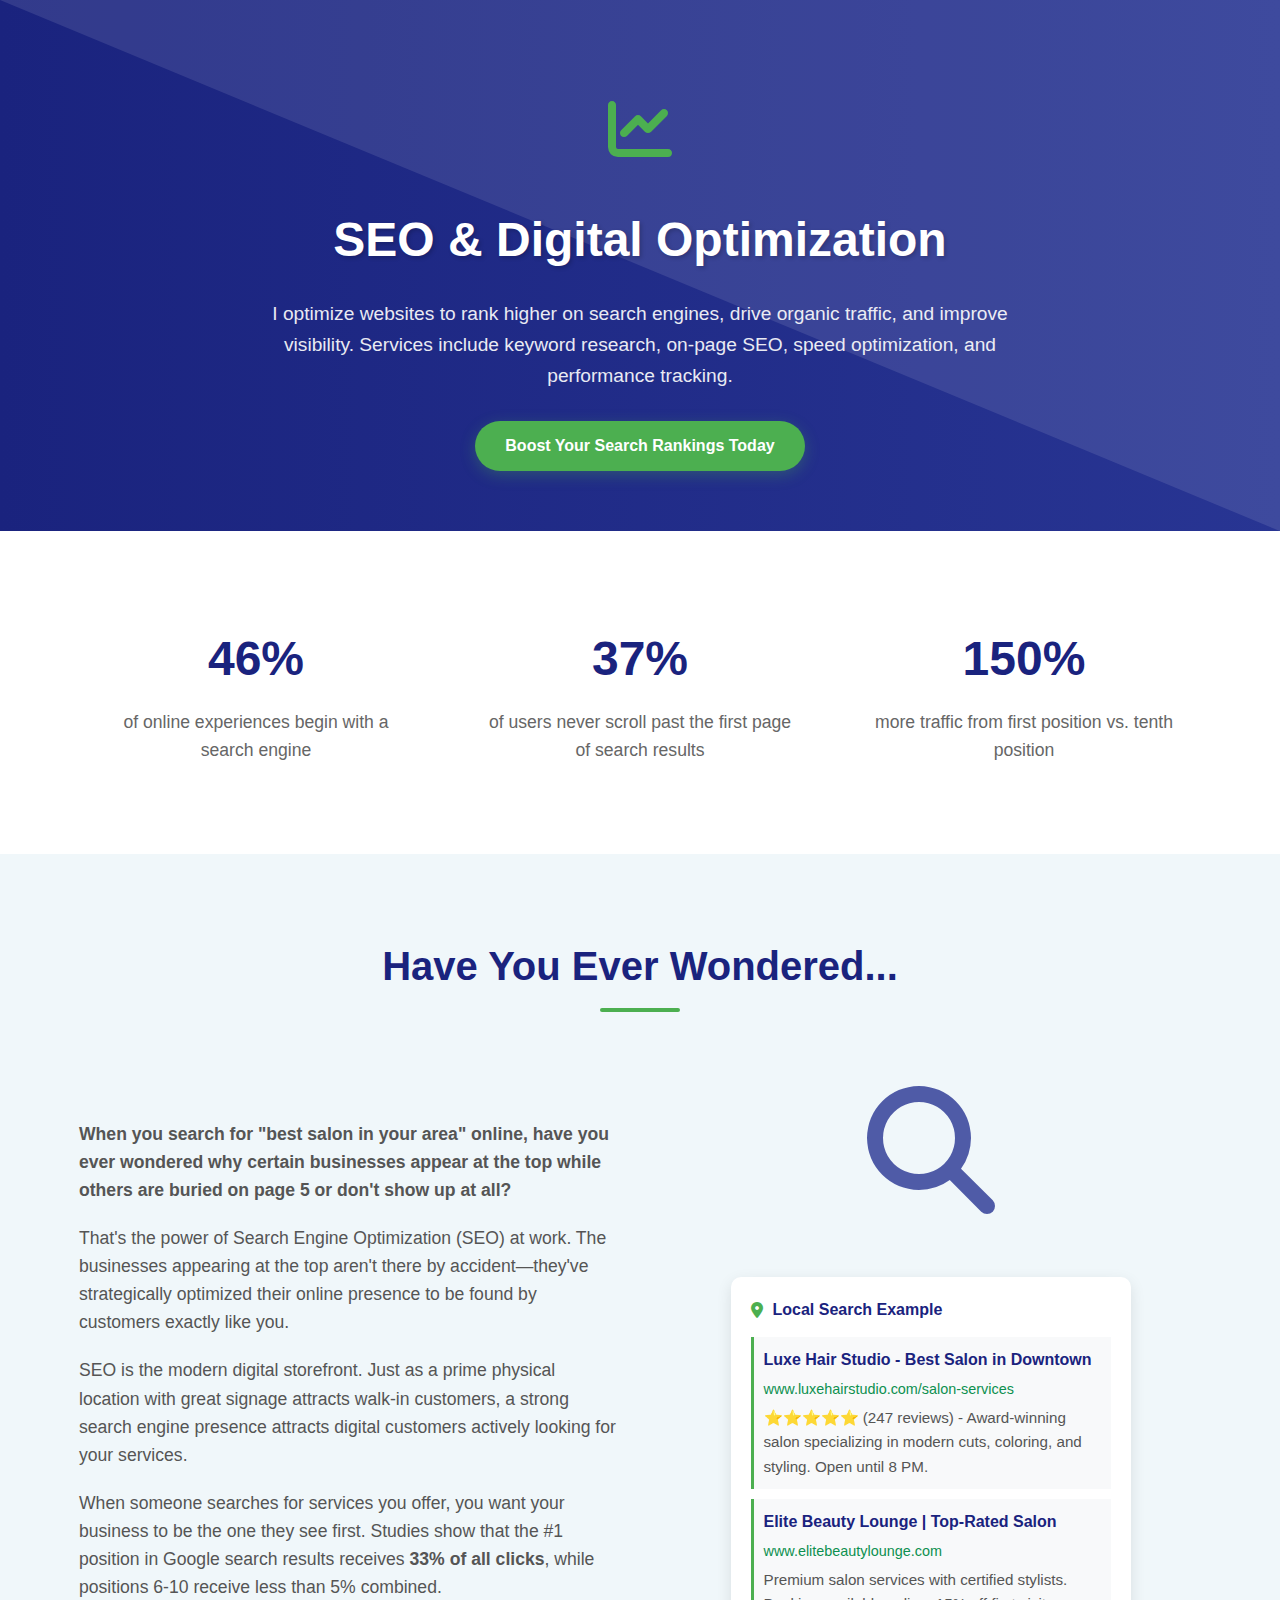
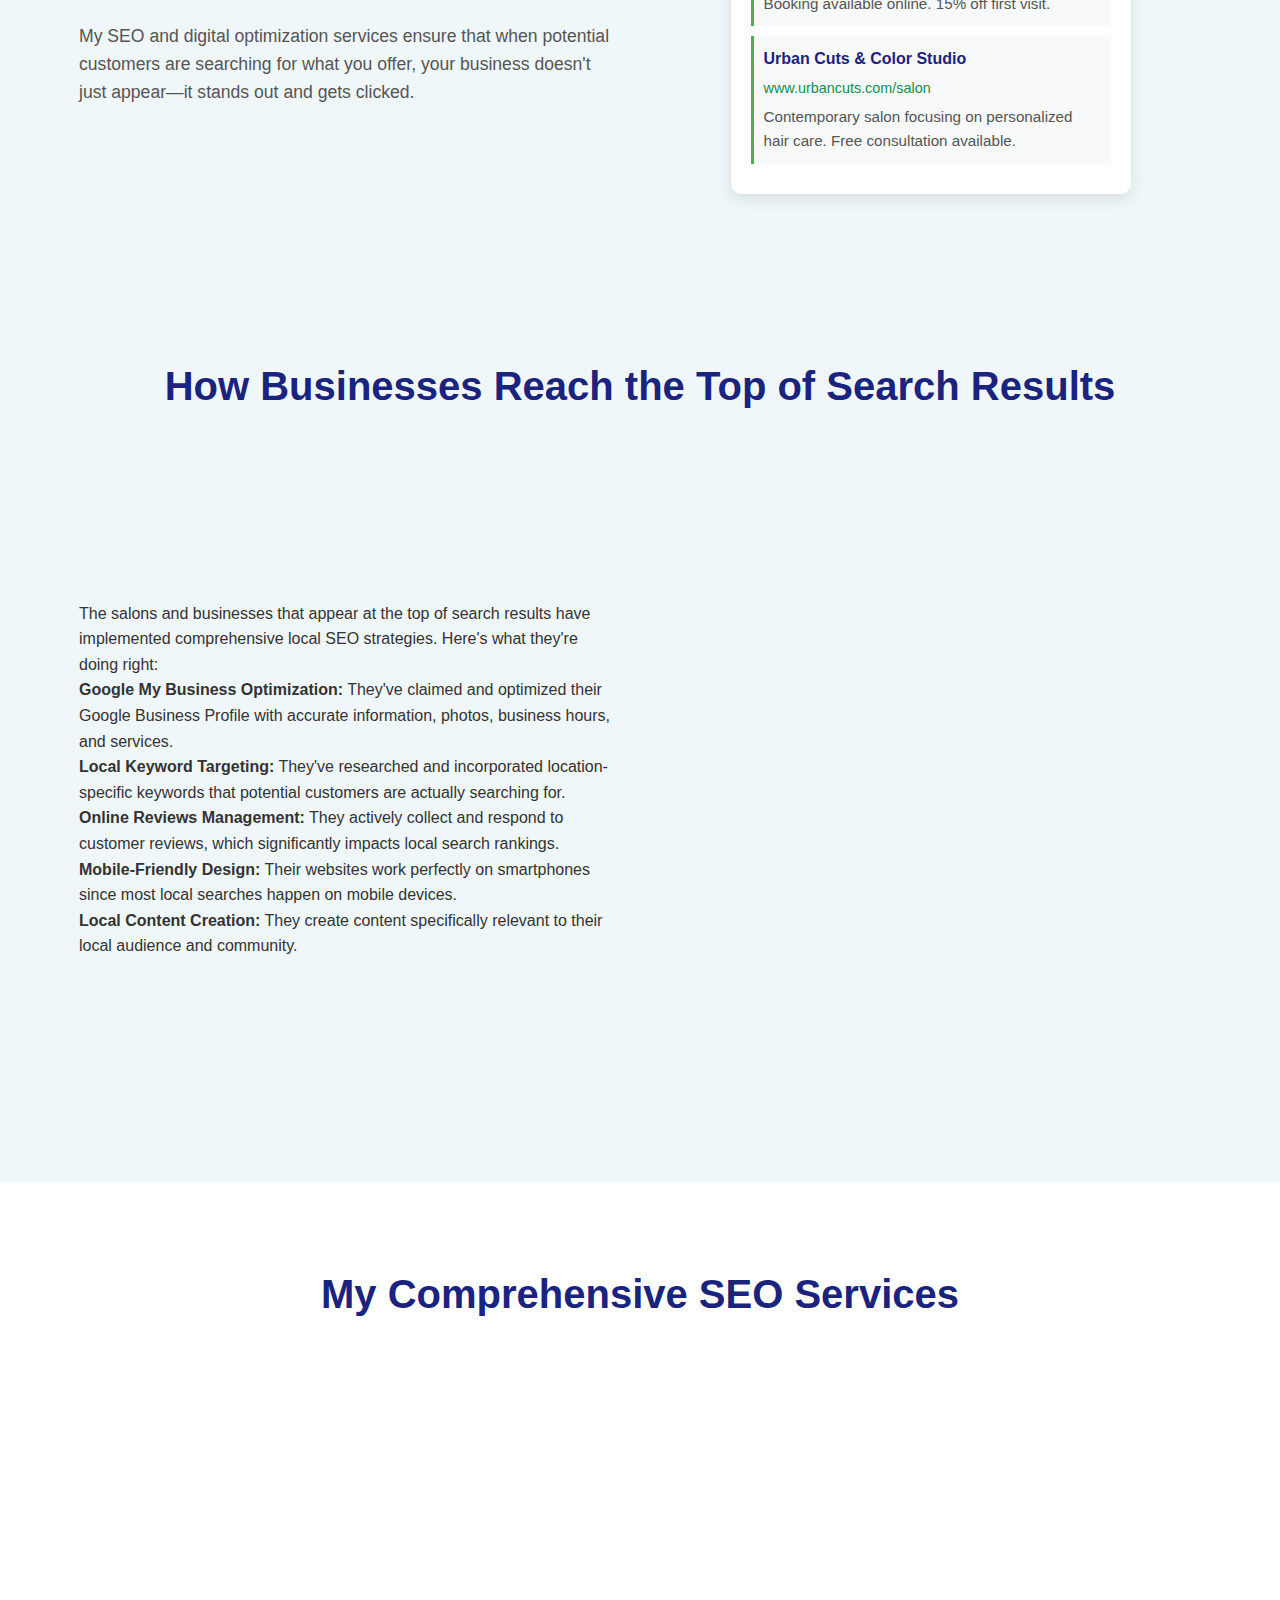
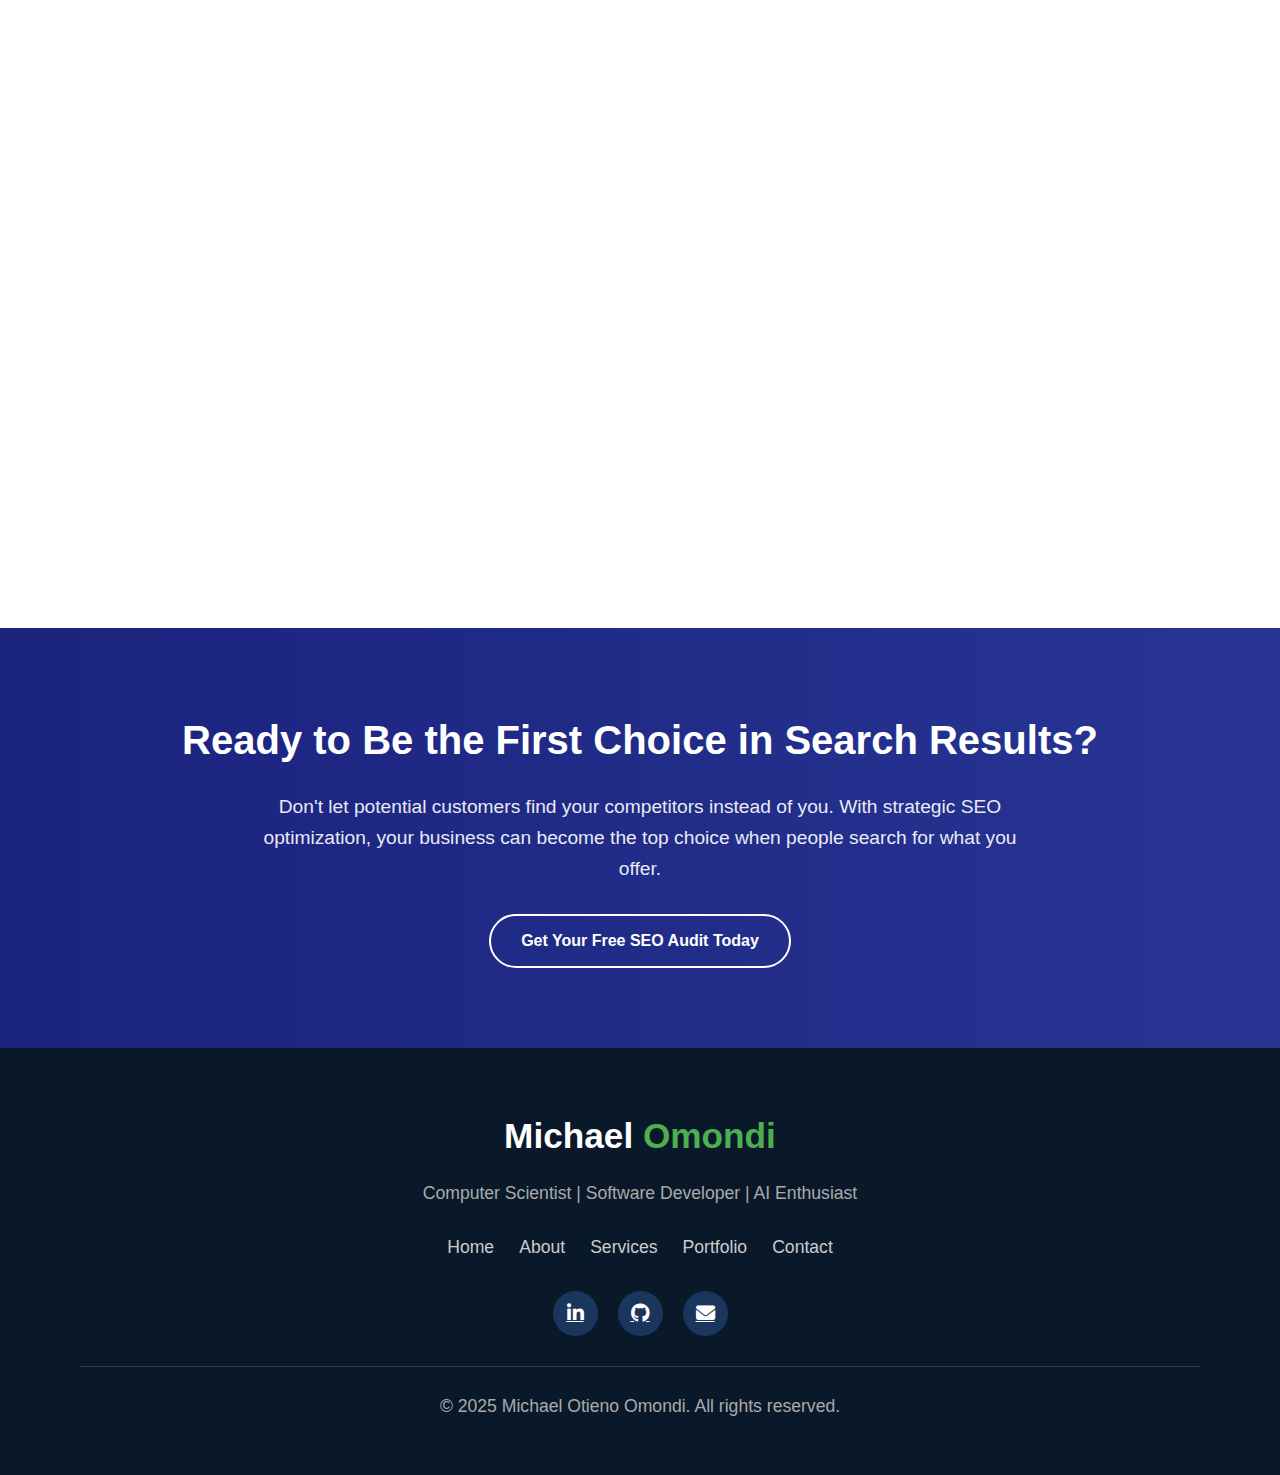
<file: seo.html>
<!DOCTYPE html>
<html lang="en">
<head>
    <meta charset="UTF-8">
    <meta name="viewport" content="width=device-width, initial-scale=1.0">
    <title>SEO & Digital Optimization Services | Michael Omondi</title>
    <link rel="stylesheet" href="https://cdnjs.cloudflare.com/ajax/libs/font-awesome/6.4.0/css/all.min.css">
    <style>
        /* Reset and Base Styles */
        * {
            margin: 0;
            padding: 0;
            box-sizing: border-box;
            font-family: 'Segoe UI', Tahoma, Geneva, Verdana, sans-serif;
        }

        body {
            line-height: 1.6;
            color: #333;
            background-color: #f8f9fa;
        }

        .container {
            width: 90%;
            max-width: 1200px;
            margin: 0 auto;
            padding: 0 15px;
        }

        /* Header Styles */
        header {
            background: linear-gradient(to right, #1a237e, #283593);
            color: white;
            padding: 80px 0 60px;
            text-align: center;
            position: relative;
            overflow: hidden;
        }

        .header-bg {
            position: absolute;
            top: 0;
            left: 0;
            width: 100%;
            height: 100%;
            opacity: 0.1;
            background-image: url('data:image/svg+xml;utf8,<svg xmlns="http://www.w3.org/2000/svg" viewBox="0 0 100 100" preserveAspectRatio="none"><path d="M0,0 L100,0 L100,100 Z" fill="white"/></svg>');
        }

        header h1 {
            font-size: 3rem;
            margin-bottom: 20px;
            text-shadow: 2px 2px 4px rgba(0, 0, 0, 0.2);
            position: relative;
        }

        .seo-icon {
            font-size: 4rem;
            margin-bottom: 20px;
            color: #4CAF50;
            position: relative;
        }

        header p {
            font-size: 1.2rem;
            max-width: 800px;
            margin: 0 auto 30px;
            opacity: 0.9;
            position: relative;
        }

        .cta-button {
            display: inline-block;
            background-color: #4CAF50;
            color: white;
            padding: 12px 30px;
            border-radius: 30px;
            text-decoration: none;
            font-weight: bold;
            transition: all 0.3s ease;
            box-shadow: 0 4px 15px rgba(76, 175, 80, 0.3);
            position: relative;
        }

        .cta-button:hover {
            background-color: #3d8b40;
            transform: translateY(-3px);
            box-shadow: 0 6px 20px rgba(76, 175, 80, 0.4);
        }

        /* Stats Section */
        .stats {
            padding: 60px 0;
            background-color: white;
        }

        .stats-grid {
            display: grid;
            grid-template-columns: repeat(auto-fit, minmax(250px, 1fr));
            gap: 30px;
            text-align: center;
        }

        .stat-item {
            padding: 30px 20px;
        }

        .stat-number {
            font-size: 3rem;
            font-weight: bold;
            color: #1a237e;
            margin-bottom: 10px;
        }

        .stat-text {
            color: #666;
            font-size: 1.1rem;
        }

        /* Intro Section */
        .intro {
            padding: 80px 0;
            background-color: #f0f7fa;
        }

        .intro h2 {
            text-align: center;
            font-size: 2.5rem;
            margin-bottom: 40px;
            color: #1a237e;
            position: relative;
        }

        .intro h2:after {
            content: '';
            display: block;
            width: 80px;
            height: 4px;
            background: #4CAF50;
            margin: 10px auto 30px;
            border-radius: 2px;
        }

        .intro-content {
            display: flex;
            align-items: center;
            gap: 40px;
            flex-wrap: wrap;
        }

        .intro-text {
            flex: 1;
            min-width: 300px;
        }

        .intro-text p {
            font-size: 1.1rem;
            margin-bottom: 20px;
            color: #555;
        }

        .intro-image {
            flex: 1;
            min-width: 300px;
            text-align: center;
        }

        .search-visual {
            font-size: 8rem;
            color: #283593;
            opacity: 0.8;
            margin-bottom: 20px;
        }

        .search-example {
            background: white;
            padding: 20px;
            border-radius: 10px;
            box-shadow: 0 5px 15px rgba(0, 0, 0, 0.1);
            text-align: left;
            max-width: 400px;
            margin: 0 auto;
        }

        .search-example h4 {
            color: #1a237e;
            margin-bottom: 15px;
            display: flex;
            align-items: center;
            gap: 10px;
        }

        .search-example h4 i {
            color: #4CAF50;
        }

        .search-result {
            padding: 10px;
            border-left: 3px solid #4CAF50;
            margin-bottom: 10px;
            background-color: #f8f9fa;
        }

        .search-result .title {
            font-weight: bold;
            color: #1a237e;
            margin-bottom: 5px;
        }

        .search-result .url {
            color: #0d904f;
            font-size: 0.9rem;
            margin-bottom: 5px;
        }

        .search-result .description {
            color: #555;
            font-size: 0.95rem;
        }

        /* Services Section */
        .services {
            padding: 80px 0;
            background-color: white;
        }

        .services h2 {
            text-align: center;
            font-size: 2.5rem;
            margin-bottom: 50px;
            color: #1a237e;
        }

        .services-grid {
            display: grid;
            grid-template-columns: repeat(auto-fit, minmax(300px, 1fr));
            gap: 30px;
        }

        .service-card {
            background: white;
            border-radius: 10px;
            padding: 30px;
            box-shadow: 0 5px 15px rgba(0, 0, 0, 0.05);
            transition: transform 0.3s ease, box-shadow 0.3s ease;
            border-top: 5px solid #4CAF50;
            border-left: 1px solid #e0e0e0;
            border-right: 1px solid #e0e0e0;
            border-bottom: 1px solid #e0e0e0;
        }

        .service-card:hover {
            transform: translateY(-10px);
            box-shadow: 0 15px 30px rgba(0, 0, 0, 0.1);
        }

        .service-card h3 {
            font-size: 1.5rem;
            margin-bottom: 15px;
            color: #1a237e;
            display: flex;
            align-items: center;
            gap: 10px;
        }

        .service-card h3 i {
            color: #4CAF50;
            width: 30px;
        }

        .service-card p {
            color: #666;
            margin-bottom: 15px;
        }

        .service-details {
            margin-top: 15px;
            padding-left: 20px;
        }

        .service-details li {
            margin-bottom: 8px;
            color: #555;
            position: relative;
        }

        .service-details li:before {
            content: "✓";
            color: #4CAF50;
            font-weight: bold;
            position: absolute;
            left: -20px;
        }

        /* Local SEO Section */
        .local-seo {
            padding: 80px 0;
            background-color: #f0f7fa;
        }

        .local-seo h2 {
            text-align: center;
            font-size: 2.5rem;
            margin-bottom: 40px;
            color: #1a237e;
        }

        .local-content {
            display: flex;
            align-items: center;
            gap: 40px;
            flex-wrap: wrap;
        }

        .local-text {
            flex: 1;
            min-width: 300px;
        }

        .local-steps {
            flex: 1;
            min-width: 300px;
        }

        .step {
            background: white;
            padding: 25px;
            border-radius: 10px;
            margin-bottom: 20px;
            box-shadow: 0 5px 15px rgba(0, 0, 0, 0.05);
            border-left: 5px solid #4CAF50;
        }

        .step h3 {
            color: #1a237e;
            margin-bottom: 10px;
            display: flex;
            align-items: center;
            gap: 10px;
        }

        /* CTA Section */
        .cta-section {
            padding: 80px 0;
            background: linear-gradient(to right, #1a237e, #283593);
            color: white;
            text-align: center;
        }

        .cta-section h2 {
            font-size: 2.5rem;
            margin-bottom: 20px;
        }

        .cta-section p {
            font-size: 1.2rem;
            max-width: 800px;
            margin: 0 auto 30px;
            opacity: 0.9;
        }

        .secondary-button {
            display: inline-block;
            background-color: transparent;
            color: white;
            padding: 12px 30px;
            border-radius: 30px;
            text-decoration: none;
            font-weight: bold;
            border: 2px solid white;
            transition: all 0.3s ease;
        }

        .secondary-button:hover {
            background-color: white;
            color: #1a237e;
        }

        /* Footer Styles */
        footer {
            background-color: #0a1929;
            color: #ccc;
            padding: 60px 0 30px;
        }

        .footer-content {
            text-align: center;
        }

        .footer-logo {
            font-size: 2.2rem;
            font-weight: 700;
            color: white;
            margin-bottom: 15px;
        }

        .footer-logo span {
            color: #4CAF50;
        }

        footer p {
            margin-bottom: 25px;
            font-size: 1.1rem;
            max-width: 700px;
            margin-left: auto;
            margin-right: auto;
            color: #aaa;
        }

        .footer-links {
            display: flex;
            justify-content: center;
            flex-wrap: wrap;
            gap: 25px;
            margin-bottom: 30px;
        }

        .footer-links a {
            color: #ccc;
            text-decoration: none;
            font-weight: 500;
            transition: color 0.3s ease;
            font-size: 1.1rem;
        }

        .footer-links a:hover {
            color: #4CAF50;
        }

        .social-links {
            display: flex;
            justify-content: center;
            gap: 20px;
            margin-bottom: 30px;
        }

        .social-links a {
            display: inline-flex;
            align-items: center;
            justify-content: center;
            width: 45px;
            height: 45px;
            background-color: #1a365d;
            color: white;
            border-radius: 50%;
            font-size: 1.2rem;
            transition: all 0.3s ease;
        }

        .social-links a:hover {
            background-color: #4CAF50;
            transform: translateY(-5px);
        }

        .copyright {
            border-top: 1px solid #2d3748;
            padding-top: 25px;
            color: #888;
            font-size: 0.9rem;
        }

        /* Responsive Design */
        @media (max-width: 768px) {
            header h1 {
                font-size: 2.5rem;
            }
            
            .intro h2, .services h2, .local-seo h2, .cta-section h2 {
                font-size: 2rem;
            }
            
            .footer-links {
                gap: 15px;
            }
            
            .footer-links a {
                font-size: 1rem;
            }
        }
    </style>
</head>
<body>
    <!-- Header Section -->
    <header>
        <div class="header-bg"></div>
        <div class="container">
            <div class="seo-icon">
                <i class="fas fa-chart-line"></i>
            </div>
            <h1>SEO & Digital Optimization</h1>
            <p>I optimize websites to rank higher on search engines, drive organic traffic, and improve visibility. Services include keyword research, on-page SEO, speed optimization, and performance tracking.</p>
            <a href="#contact-form-container" class="cta-button">Boost Your Search Rankings Today</a>
        </div>
    </header>

    <!-- Stats Section -->
    <section class="stats">
        <div class="container">
            <div class="stats-grid">
                <div class="stat-item">
                    <div class="stat-number">93%</div>
                    <div class="stat-text">of online experiences begin with a search engine</div>
                </div>
                <div class="stat-item">
                    <div class="stat-number">75%</div>
                    <div class="stat-text">of users never scroll past the first page of search results</div>
                </div>
                <div class="stat-item">
                    <div class="stat-number">300%</div>
                    <div class="stat-text">more traffic from first position vs. tenth position</div>
                </div>
            </div>
        </div>
    </section>

    <!-- Introduction Section -->
    <section class="intro">
        <div class="container">
            <h2>Have You Ever Wondered...</h2>
            <div class="intro-content">
                <div class="intro-text">
                    <p><strong>When you search for "best salon in your area" online, have you ever wondered why certain businesses appear at the top while others are buried on page 5 or don't show up at all?</strong></p>
                    
                    <p>That's the power of Search Engine Optimization (SEO) at work. The businesses appearing at the top aren't there by accident—they've strategically optimized their online presence to be found by customers exactly like you.</p>
                    
                    <p>SEO is the modern digital storefront. Just as a prime physical location with great signage attracts walk-in customers, a strong search engine presence attracts digital customers actively looking for your services.</p>
                    
                    <p>When someone searches for services you offer, you want your business to be the one they see first. Studies show that the #1 position in Google search results receives <strong>33% of all clicks</strong>, while positions 6-10 receive less than 5% combined.</p>
                    
                    <p>My SEO and digital optimization services ensure that when potential customers are searching for what you offer, your business doesn't just appear—it stands out and gets clicked.</p>
                </div>
                <div class="intro-image">
                    <div class="search-visual">
                        <i class="fas fa-search"></i>
                    </div>
                    <div class="search-example">
                        <h4><i class="fas fa-map-marker-alt"></i> Local Search Example</h4>
                        <div class="search-result">
                            <div class="title">Luxe Hair Studio - Best Salon in Downtown</div>
                            <div class="url">www.luxehairstudio.com/salon-services</div>
                            <div class="description">⭐️⭐️⭐️⭐️⭐️ (247 reviews) - Award-winning salon specializing in modern cuts, coloring, and styling. Open until 8 PM.</div>
                        </div>
                        <div class="search-result">
                            <div class="title">Elite Beauty Lounge | Top-Rated Salon</div>
                            <div class="url">www.elitebeautylounge.com</div>
                            <div class="description">Premium salon services with certified stylists. Booking available online. 15% off first visit.</div>
                        </div>
                        <div class="search-result">
                            <div class="title">Urban Cuts & Color Studio</div>
                            <div class="url">www.urbancuts.com/salon</div>
                            <div class="description">Contemporary salon focusing on personalized hair care. Free consultation available.</div>
                        </div>
                    </div>
                </div>
            </div>
        </div>
    </section>

    <!-- Local SEO Section -->
    <section class="local-seo">
        <div class="container">
            <h2>How Businesses Reach the Top of Search Results</h2>
            <div class="local-content">
                <div class="local-text">
                    <p>The salons and businesses that appear at the top of search results have implemented comprehensive local SEO strategies. Here's what they're doing right:</p>
                    
                    <p><strong>Google My Business Optimization:</strong> They've claimed and optimized their Google Business Profile with accurate information, photos, business hours, and services.</p>
                    
                    <p><strong>Local Keyword Targeting:</strong> They've researched and incorporated location-specific keywords that potential customers are actually searching for.</p>
                    
                    <p><strong>Online Reviews Management:</strong> They actively collect and respond to customer reviews, which significantly impacts local search rankings.</p>
                    
                    <p><strong>Mobile-Friendly Design:</strong> Their websites work perfectly on smartphones since most local searches happen on mobile devices.</p>
                    
                    <p><strong>Local Content Creation:</strong> They create content specifically relevant to their local audience and community.</p>
                </div>
                <div class="local-steps">
                    <div class="step">
                        <h3><i class="fas fa-bullseye"></i> Step 1: Local Presence</h3>
                        <p>Claim and optimize business listings on Google, Bing, Apple Maps, and local directories.</p>
                    </div>
                    <div class="step">
                        <h3><i class="fas fa-search"></i> Step 2: Keyword Strategy</h3>
                        <p>Research what potential customers search for when looking for your services in your area.</p>
                    </div>
                    <div class="step">
                        <h3><i class="fas fa-star"></i> Step 3: Review Management</h3>
                        <p>Build social proof through positive reviews and professional responses to feedback.</p>
                    </div>
                    <div class="step">
                        <h3><i class="fas fa-chart-line"></i> Step 4: Performance Tracking</h3>
                        <p>Monitor search rankings, website traffic, and customer conversions to optimize results.</p>
                    </div>
                </div>
            </div>
        </div>
    </section>

    <!-- Services Section -->
    <section class="services">
        <div class="container">
            <h2>My Comprehensive SEO Services</h2>
            <div class="services-grid">
                <div class="service-card">
                    <h3><i class="fas fa-key"></i> Local SEO</h3>
                    <p>Dominate local search results and attract customers in your geographic area.</p>
                    <ul class="service-details">
                        <li>Google Business Profile optimization</li>
                        <li>Local directory submissions</li>
                        <li>Location-based keyword research</li>
                        <li>Map ranking improvements</li>
                    </ul>
                </div>
                
                <div class="service-card">
                    <h3><i class="fas fa-file-alt"></i> On-Page SEO</h3>
                    <p>Optimize every page of your website to rank higher and attract targeted traffic.</p>
                    <ul class="service-details">
                        <li>Title tag and meta description optimization</li>
                        <li>Header tag structure improvement</li>
                        <li>Content optimization for target keywords</li>
                        <li>Internal linking strategy development</li>
                    </ul>
                </div>
                
                <div class="service-card">
                    <h3><i class="fas fa-bolt"></i> Technical SEO</h3>
                    <p>Improve website infrastructure for better search engine crawling and indexing.</p>
                    <ul class="service-details">
                        <li>Website speed optimization</li>
                        <li>Mobile-friendliness enhancements</li>
                        <li>XML sitemap creation and optimization</li>
                        <li>Structured data markup implementation</li>
                    </ul>
                </div>
                
                <div class="service-card">
                    <h3><i class="fas fa-chart-bar"></i> Analytics & Tracking</h3>
                    <p>Monitor performance and make data-driven decisions to improve results.</p>
                    <ul class="service-details">
                        <li>Google Analytics setup and configuration</li>
                        <li>Search Console monitoring and optimization</li>
                        <li>Conversion tracking implementation</li>
                        <li>Monthly performance reports</li>
                    </ul>
                </div>
                
                <div class="service-card">
                    <h3><i class="fas fa-pen-fancy"></i> Content Strategy</h3>
                    <p>Create and optimize content that attracts, engages, and converts visitors.</p>
                    <ul class="service-details">
                        <li>SEO-friendly content creation</li>
                        <li>Blog post optimization strategy</li>
                        <li>Content gap analysis</li>
                        <li>Local content development</li>
                    </ul>
                </div>
                
                <div class="service-card">
                    <h3><i class="fas fa-star"></i> Reputation Management</h3>
                    <p>Build and maintain a positive online reputation that attracts customers.</p>
                    <ul class="service-details">
                        <li>Review generation strategy</li>
                        <li>Review response management</li>
                        <li>Social media integration</li>
                        <li>Brand monitoring and protection</li>
                    </ul>
                </div>
            </div>
        </div>
    </section>

    <!-- CTA Section -->
    <section class="cta-section">
        <div class="container">
            <h2>Ready to Be the First Choice in Search Results?</h2>
            <p>Don't let potential customers find your competitors instead of you. With strategic SEO optimization, your business can become the top choice when people search for what you offer.</p>
            <a href="#contact-form-container" class="secondary-button">Get Your Free SEO Audit Today</a>
        </div>
    </section>

    <!-- Footer -->
    <footer>
        <div class="container">
            <div class="footer-content">
                <div class="footer-logo">
                    Michael<span> Omondi</span>
                </div>
                <p>Computer Scientist | Software Developer | AI Enthusiast</p>
                
                <!-- Quick Links in Footer -->
                <div class="footer-links">
                    <a href="#home" data-section="home">Home</a>
                    <a href="#about" data-section="about">About</a>
                    <a href="#services" data-section="services">Services</a>
                    <a href="#portfolio" data-section="portfolio">Portfolio</a>
                    <a href="#contact" data-section="contact">Contact</a>
                </div>
                
                <div class="social-links">
                    <a href="https://linkedin.com/in/michael-omondi-081591260" target="_blank"><i class="fab fa-linkedin-in"></i></a>
                    <a href="https://github.com/MIKE2634" target="_blank"><i class="fab fa-github"></i></a>
                    <a href="#contact-form-container"><i class="fas fa-envelope"></i></a>
                </div>
                <div class="copyright">
                    <p>&copy; 2025 Michael Otieno Omondi. All rights reserved.</p>
                </div>
            </div>
        </div>
    </footer>

    <script>
        // Smooth scrolling for navigation links
        document.querySelectorAll('a[href^="#"]').forEach(anchor => {
            anchor.addEventListener('click', function(e) {
                e.preventDefault();
                
                const targetId = this.getAttribute('href');
                if(targetId === '#') return;
                
                const targetElement = document.querySelector(targetId);
                if(targetElement) {
                    window.scrollTo({
                        top: targetElement.offsetTop - 80,
                        behavior: 'smooth'
                    });
                }
            });
        });
        
        // Animated stats counter
        const statNumbers = document.querySelectorAll('.stat-number');
        const statsSection = document.querySelector('.stats');
        
        const animateStats = () => {
            statNumbers.forEach(stat => {
                const originalText = stat.textContent;
                const target = parseInt(originalText);
                let current = 0;
                const increment = target / 50;
                const timer = setInterval(() => {
                    current += increment;
                    if(current >= target) {
                        current = target;
                        clearInterval(timer);
                    }
                    stat.textContent = Math.floor(current) + (originalText.includes('%') ? '%' : '');
                }, 30);
            });
        };
        
        // Intersection Observer for animations
        const observerOptions = {
            threshold: 0.1
        };
        
        const observer = new IntersectionObserver((entries) => {
            entries.forEach(entry => {
                if(entry.isIntersecting) {
                    if(entry.target.classList.contains('service-card')) {
                        entry.target.style.opacity = '1';
                        entry.target.style.transform = 'translateY(0)';
                    }
                    
                    if(entry.target.classList.contains('step')) {
                        entry.target.style.opacity = '1';
                        entry.target.style.transform = 'translateX(0)';
                    }
                    
                    if(entry.target.id === 'stats' || entry.target.classList.contains('stats')) {
                        animateStats();
                    }
                }
            });
        }, observerOptions);
        
        // Observe elements
        document.querySelectorAll('.service-card').forEach(card => {
            card.style.opacity = '0';
            card.style.transform = 'translateY(20px)';
            card.style.transition = 'opacity 0.5s ease, transform 0.5s ease';
            observer.observe(card);
        });
        
        document.querySelectorAll('.step').forEach(step => {
            step.style.opacity = '0';
            step.style.transform = 'translateX(-20px)';
            step.style.transition = 'opacity 0.5s ease, transform 0.5s ease';
            observer.observe(step);
        });
        
        observer.observe(statsSection);
        
        // Header background animation
        const headerBg = document.querySelector('.header-bg');
        if(headerBg) {
            window.addEventListener('scroll', () => {
                const scrollPosition = window.scrollY;
                headerBg.style.transform = `translateY(${scrollPosition * 0.5}px)`;
            });
        }
        
        // Interactive search example
        const searchResults = document.querySelectorAll('.search-result');
        searchResults.forEach((result, index) => {
            result.style.opacity = '0';
            result.style.transform = 'translateY(10px)';
            
            setTimeout(() => {
                result.style.transition = 'opacity 0.5s ease, transform 0.5s ease';
                result.style.opacity = '1';
                result.style.transform = 'translateY(0)';
            }, 300 + (index * 200));
        });
    </script>
</body>
</html>
</file>
